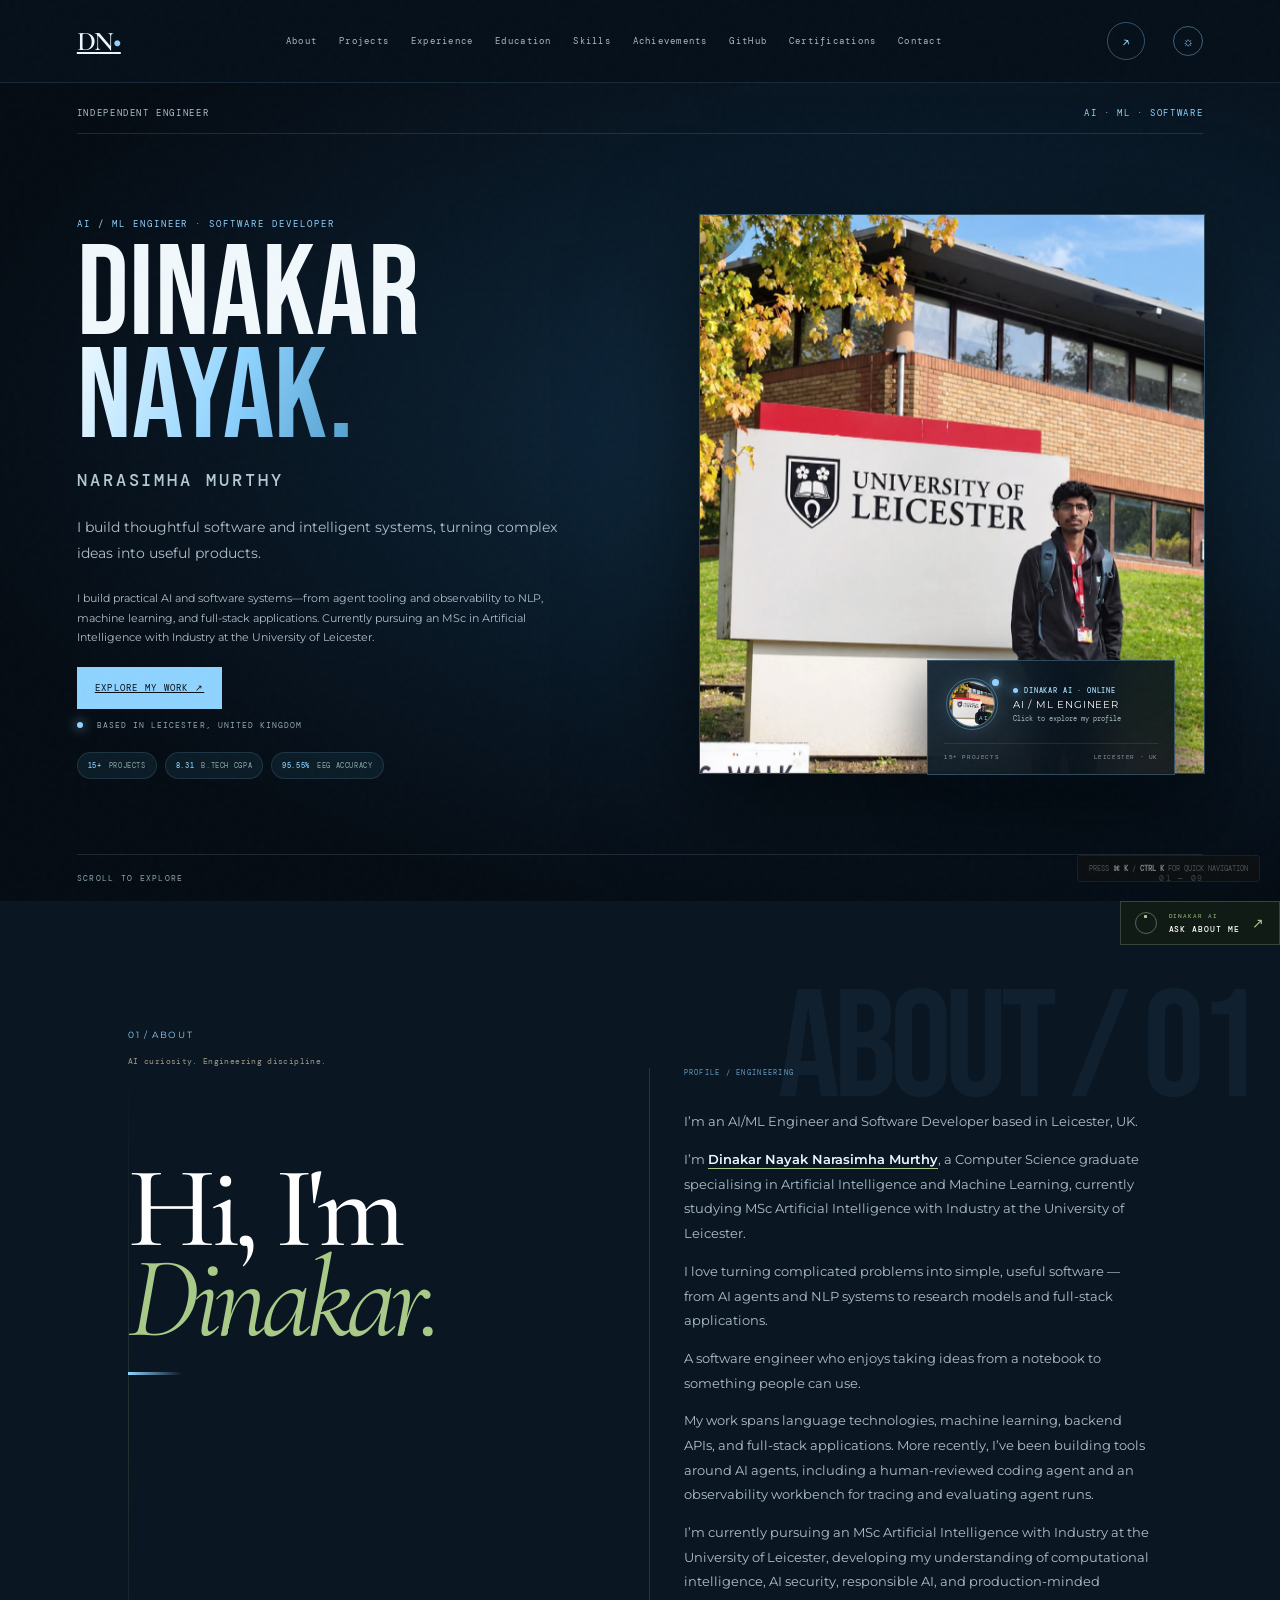
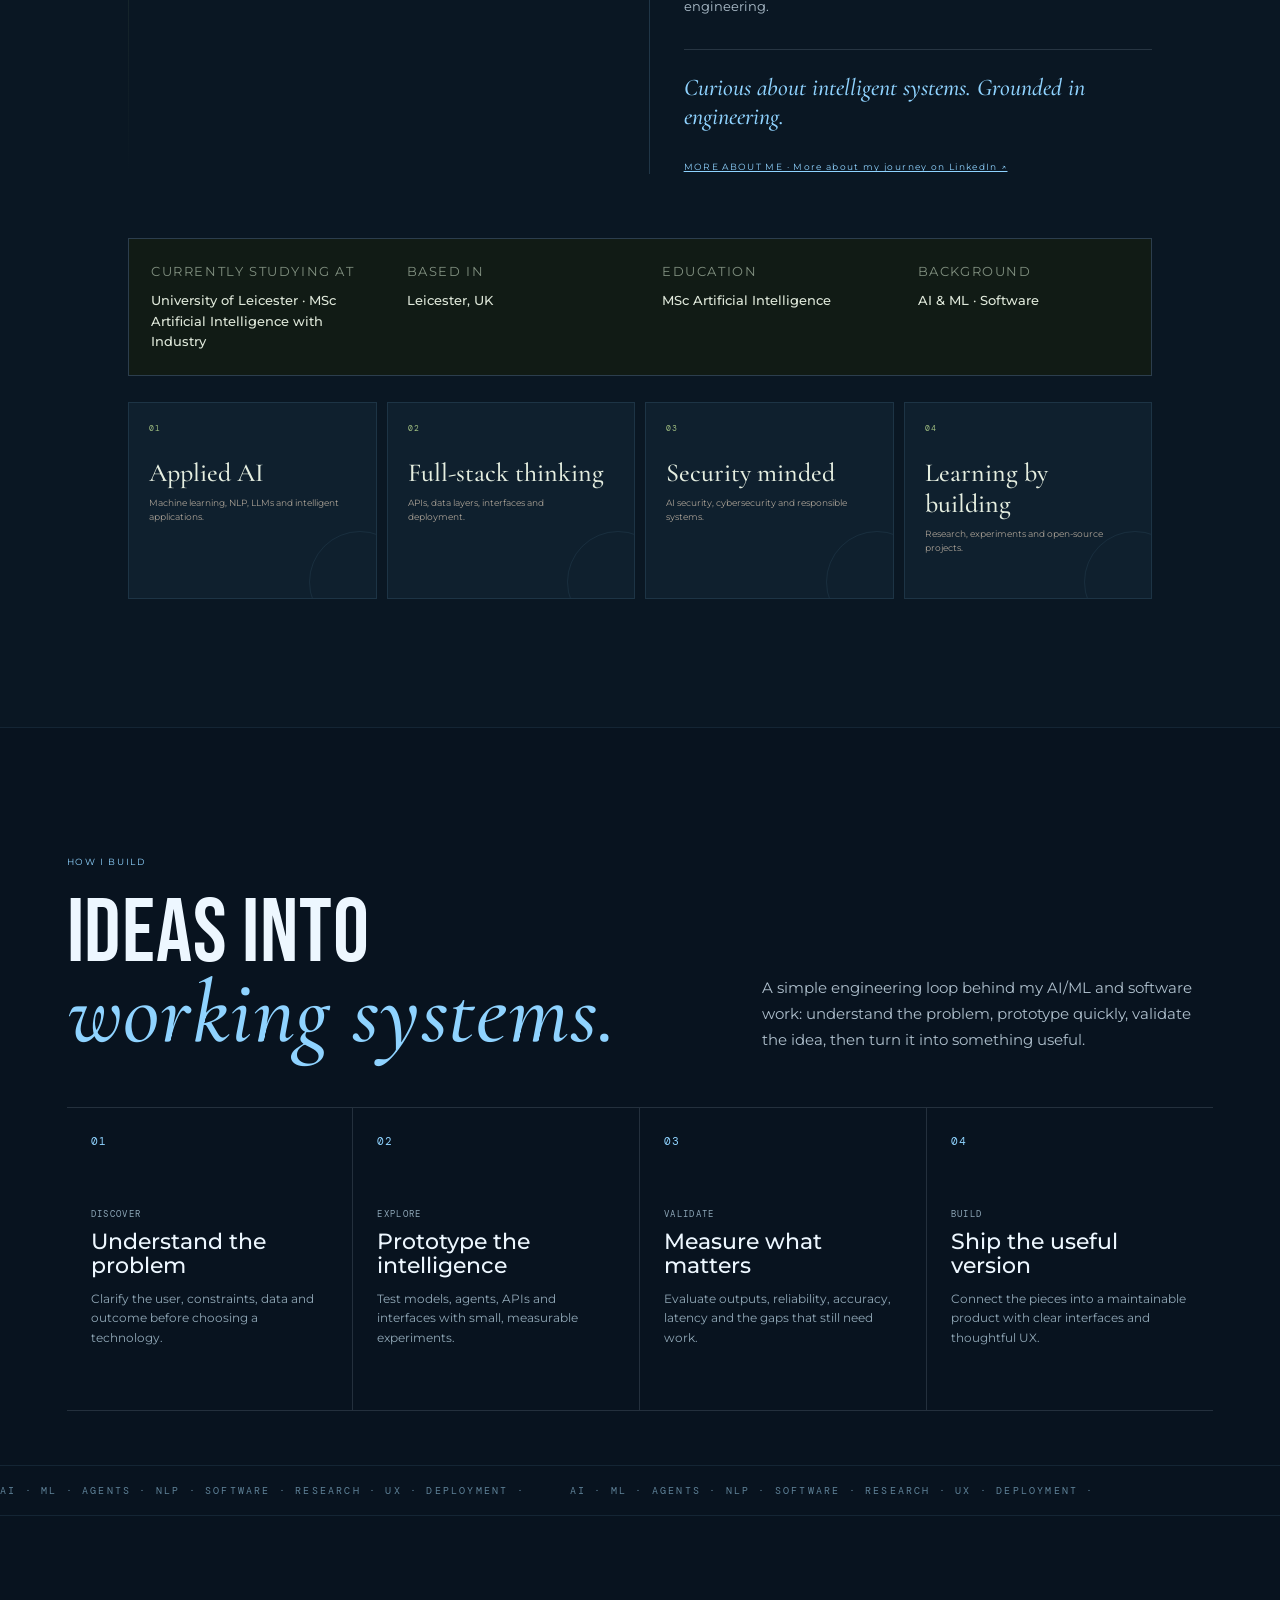
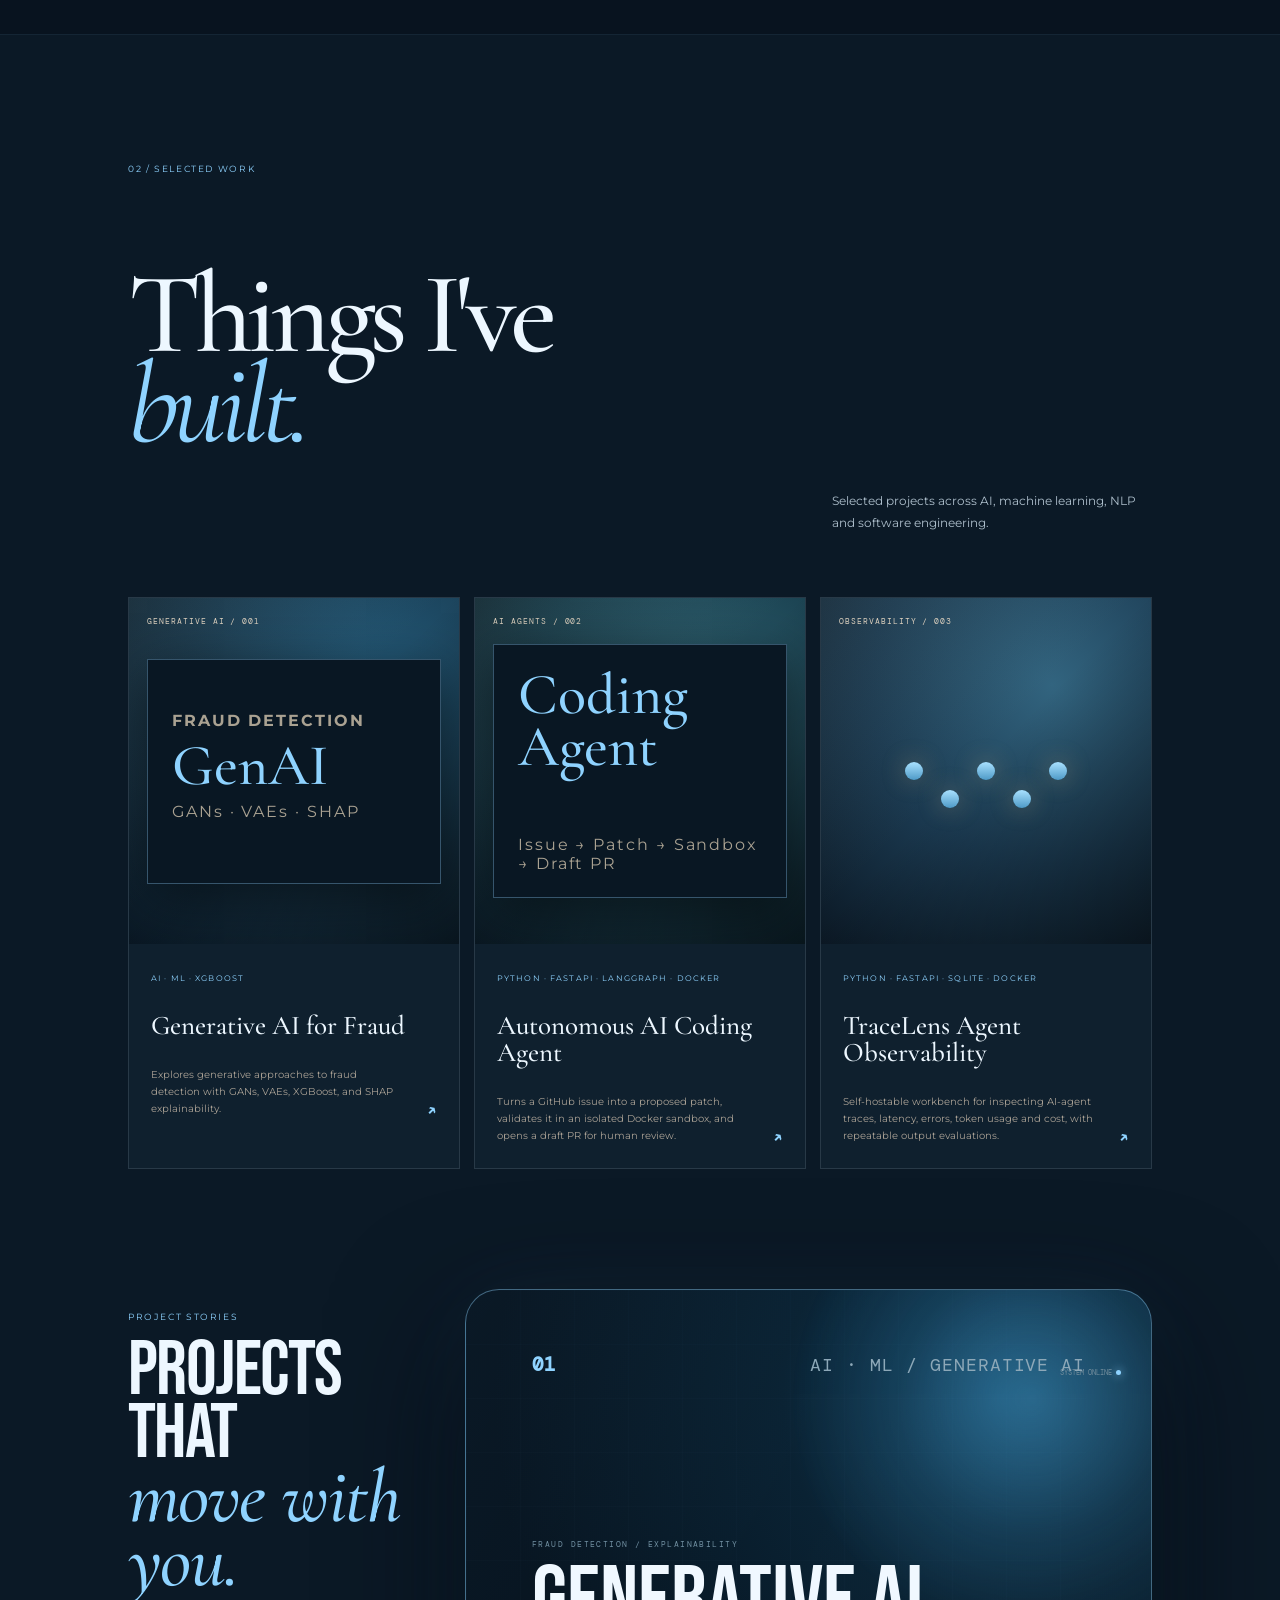
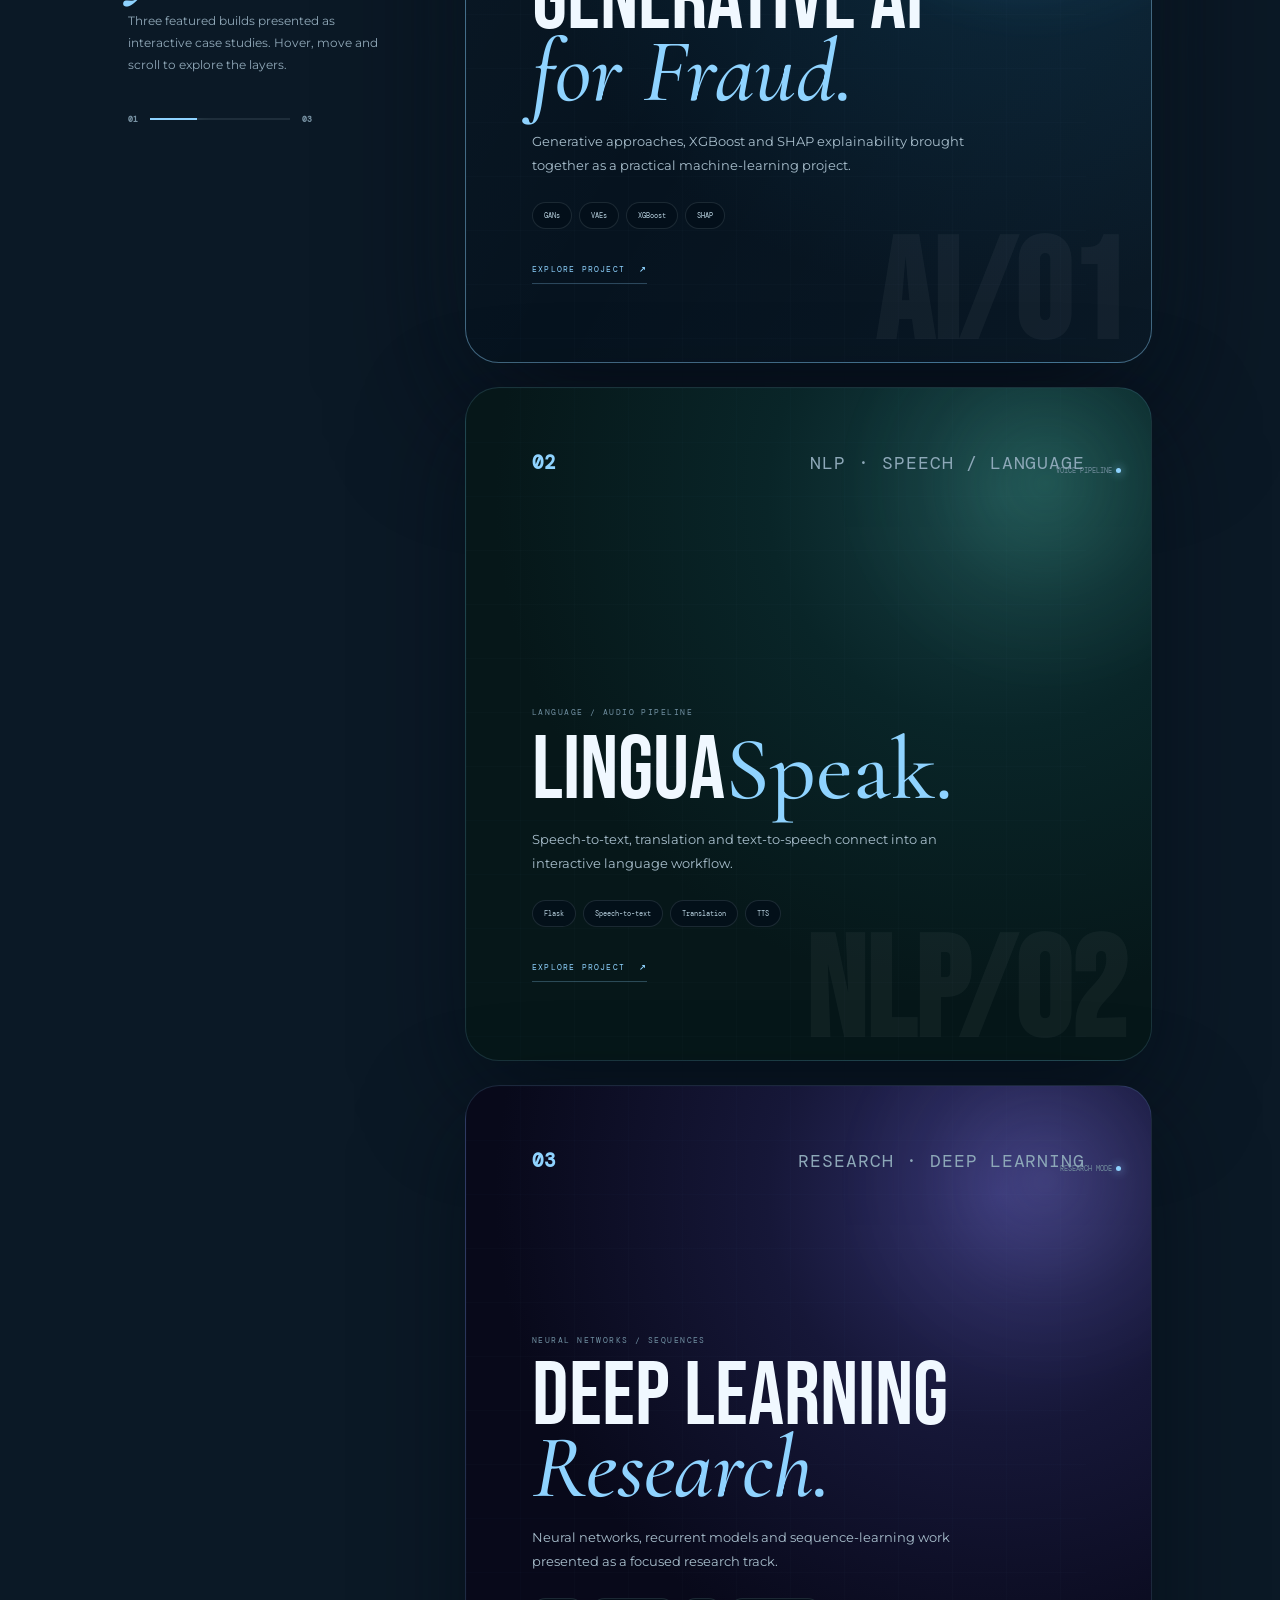
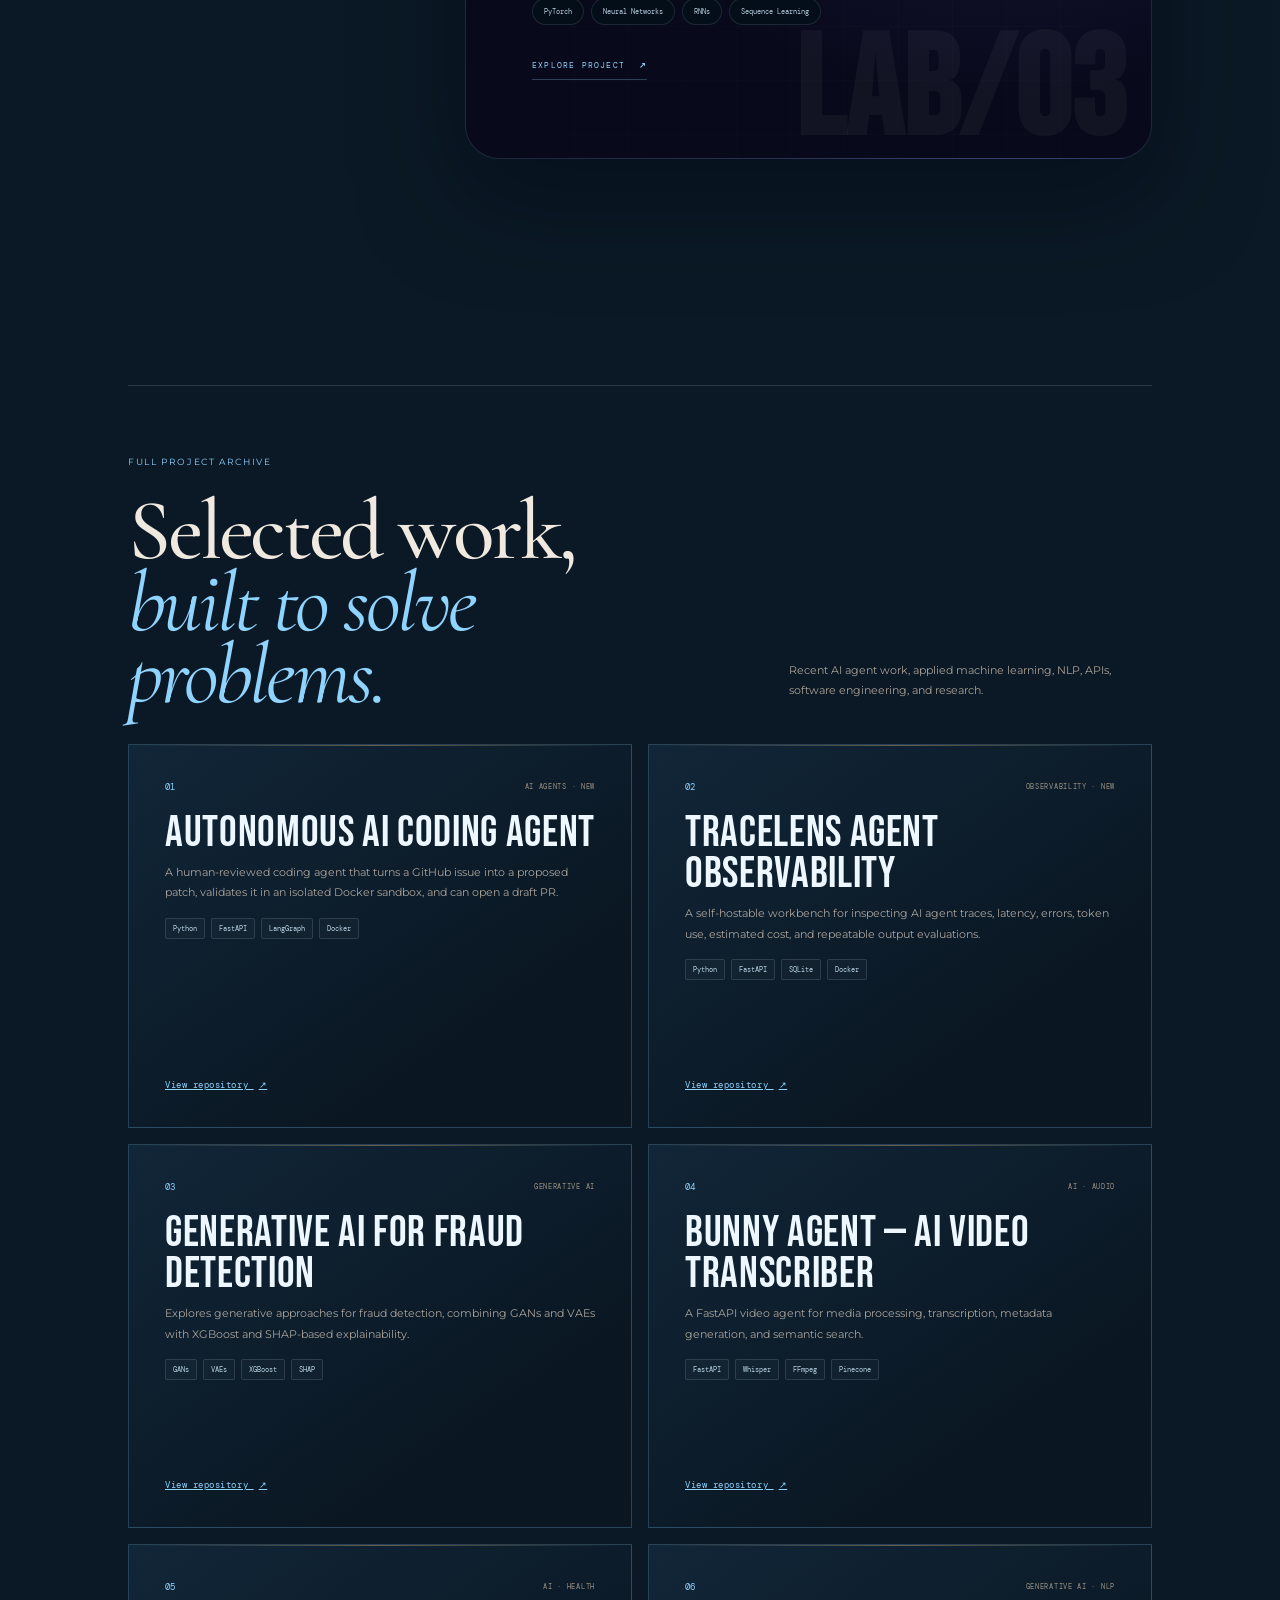
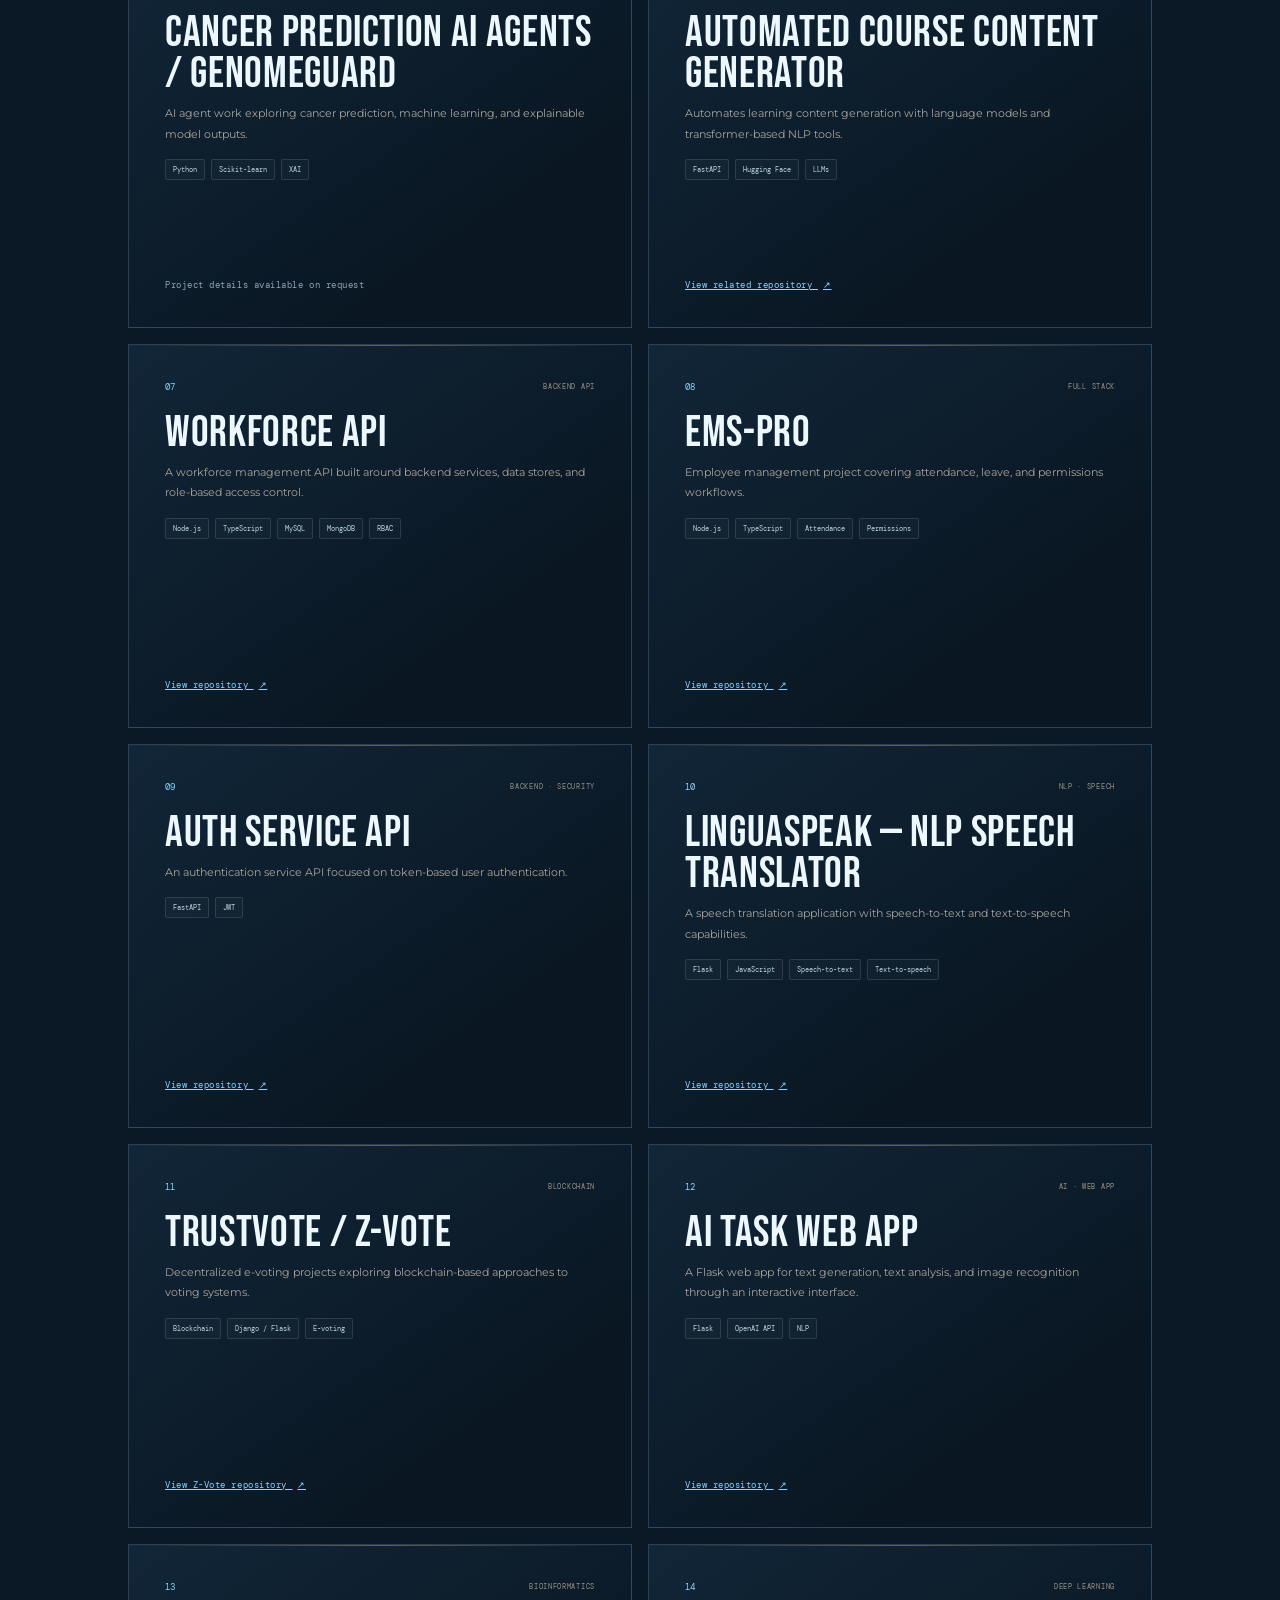
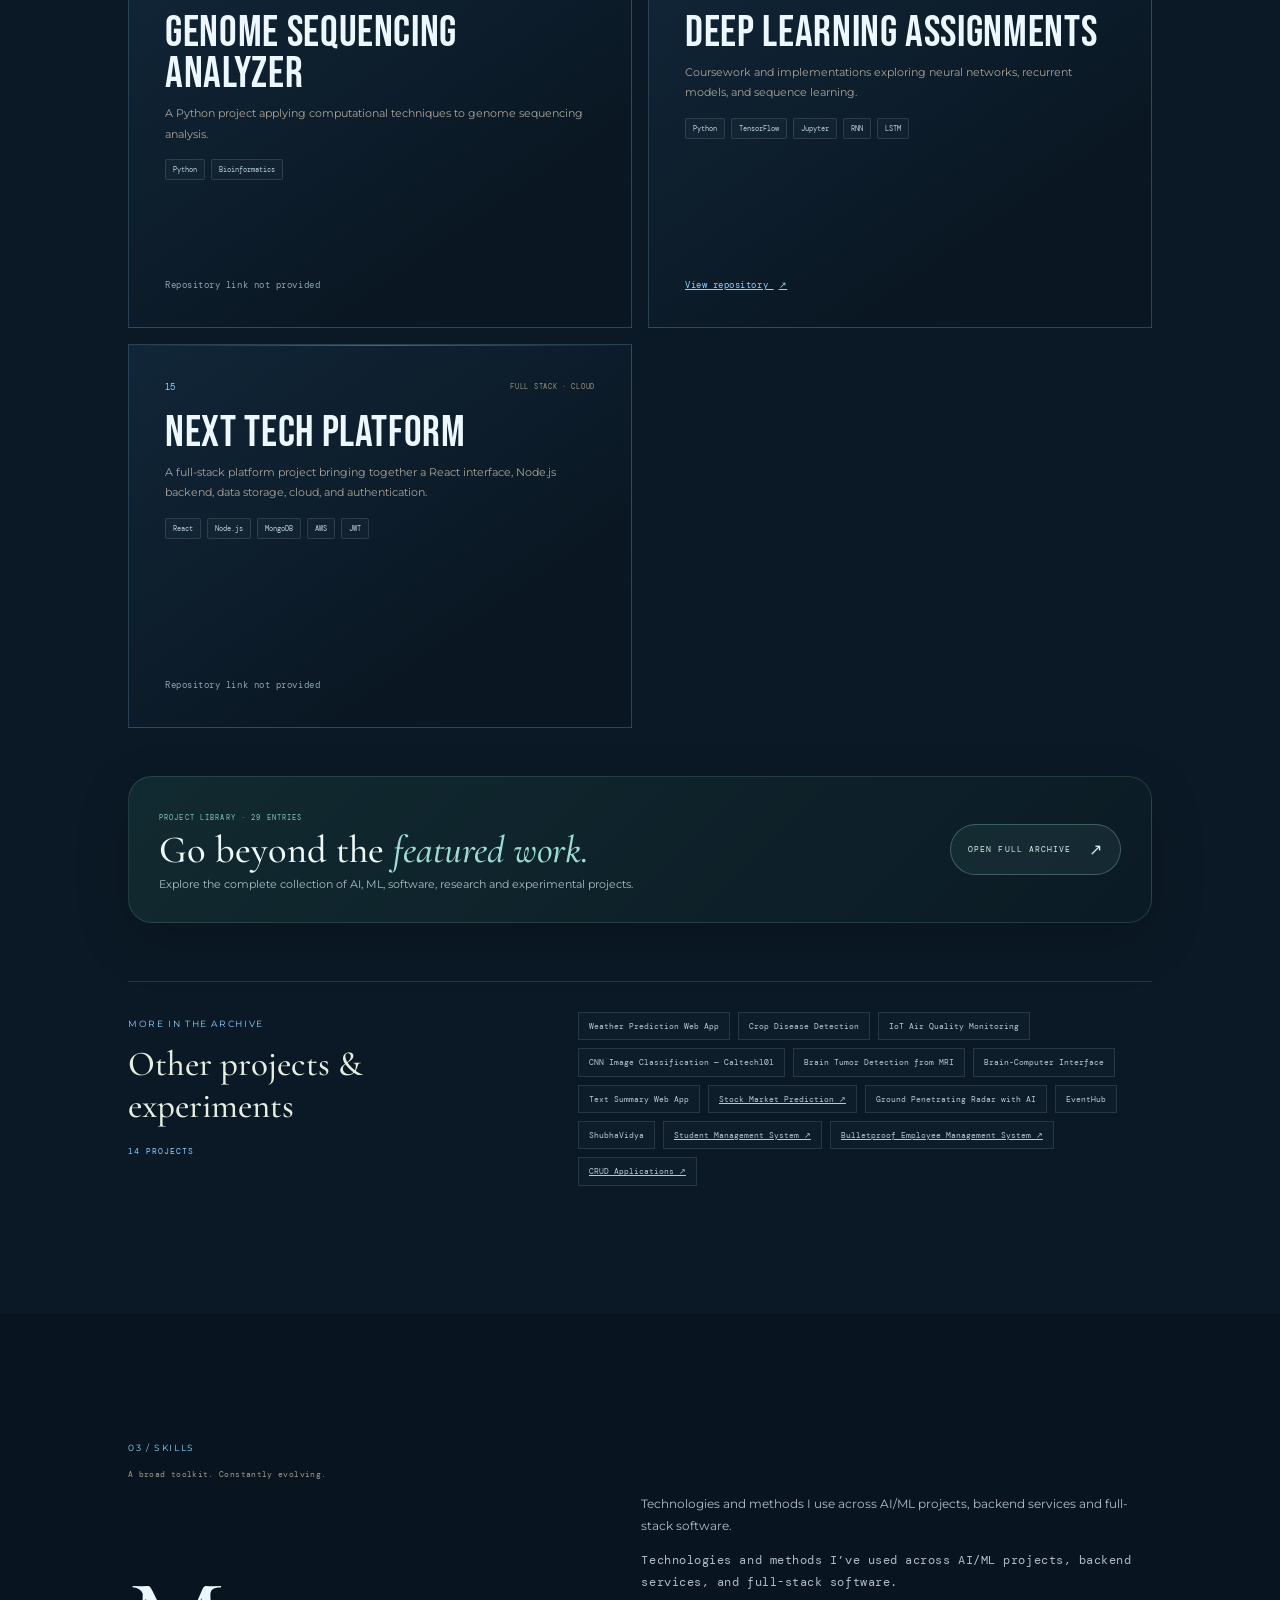
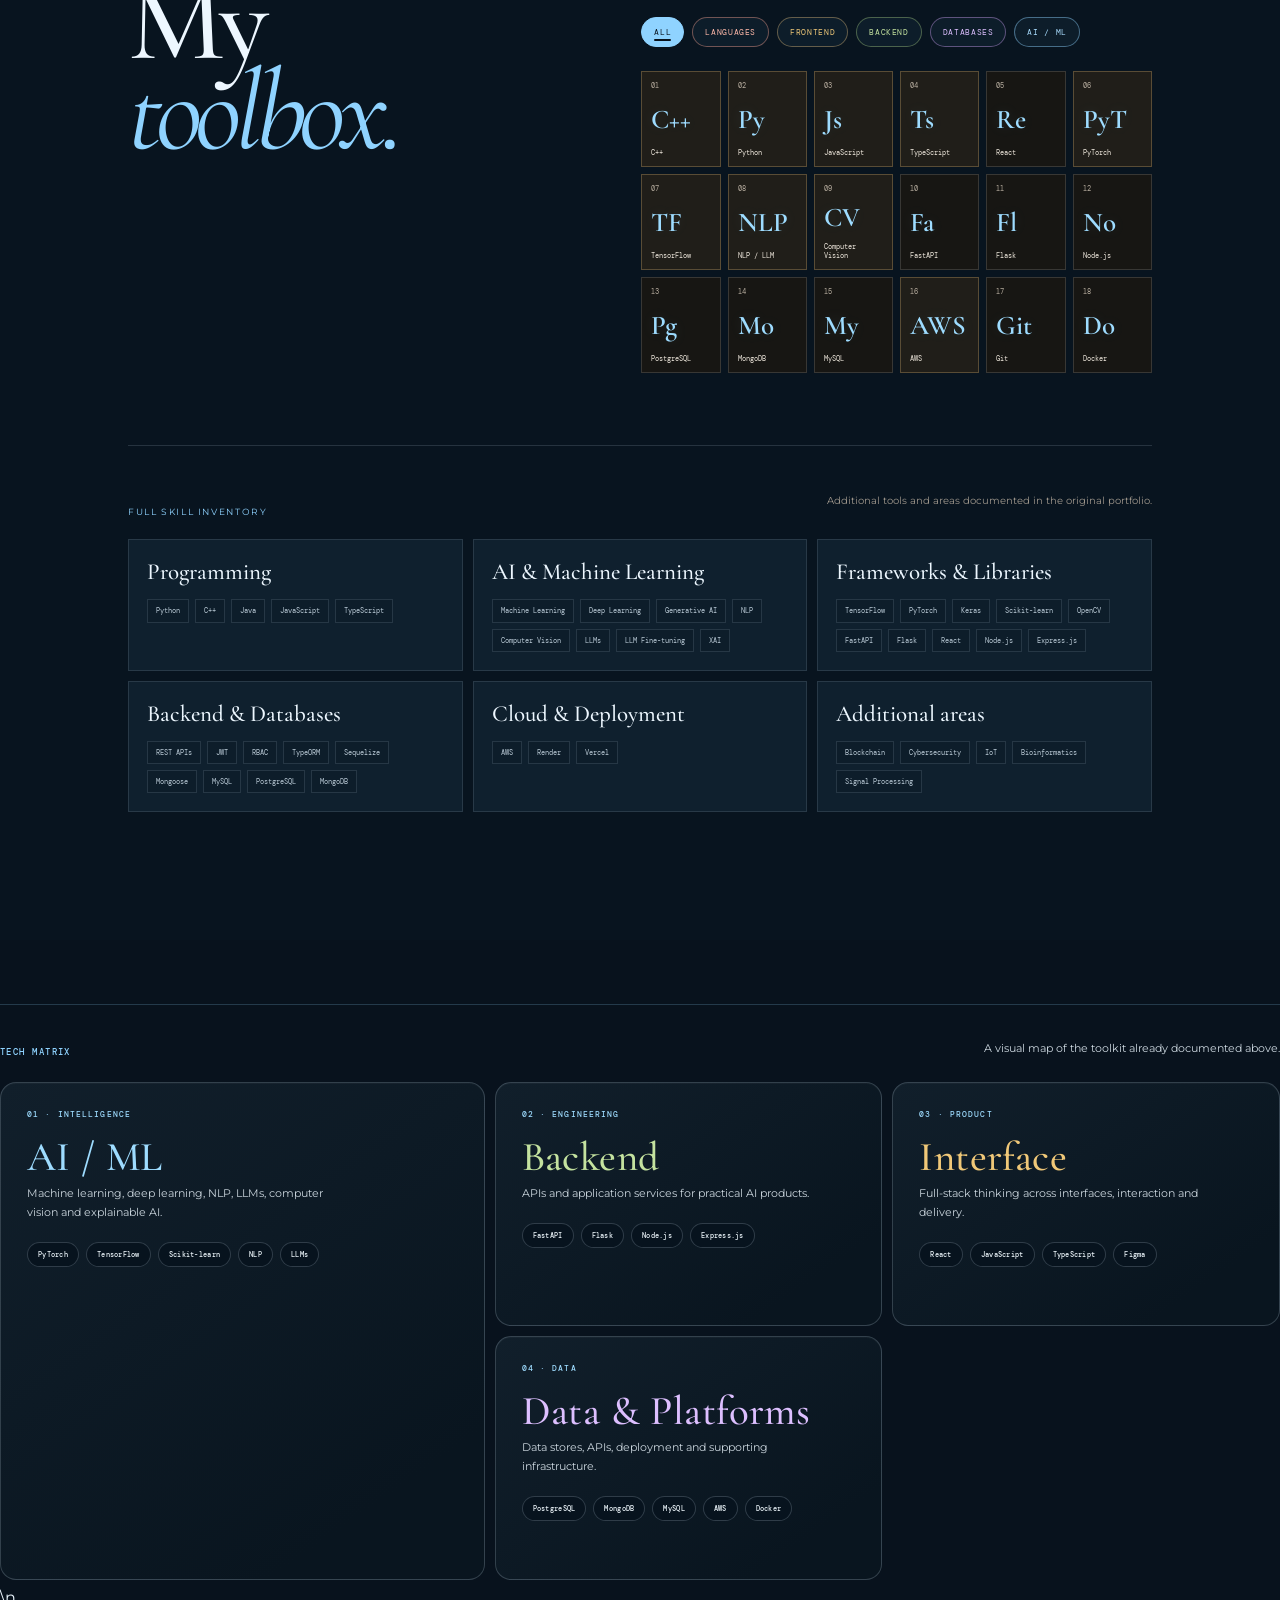
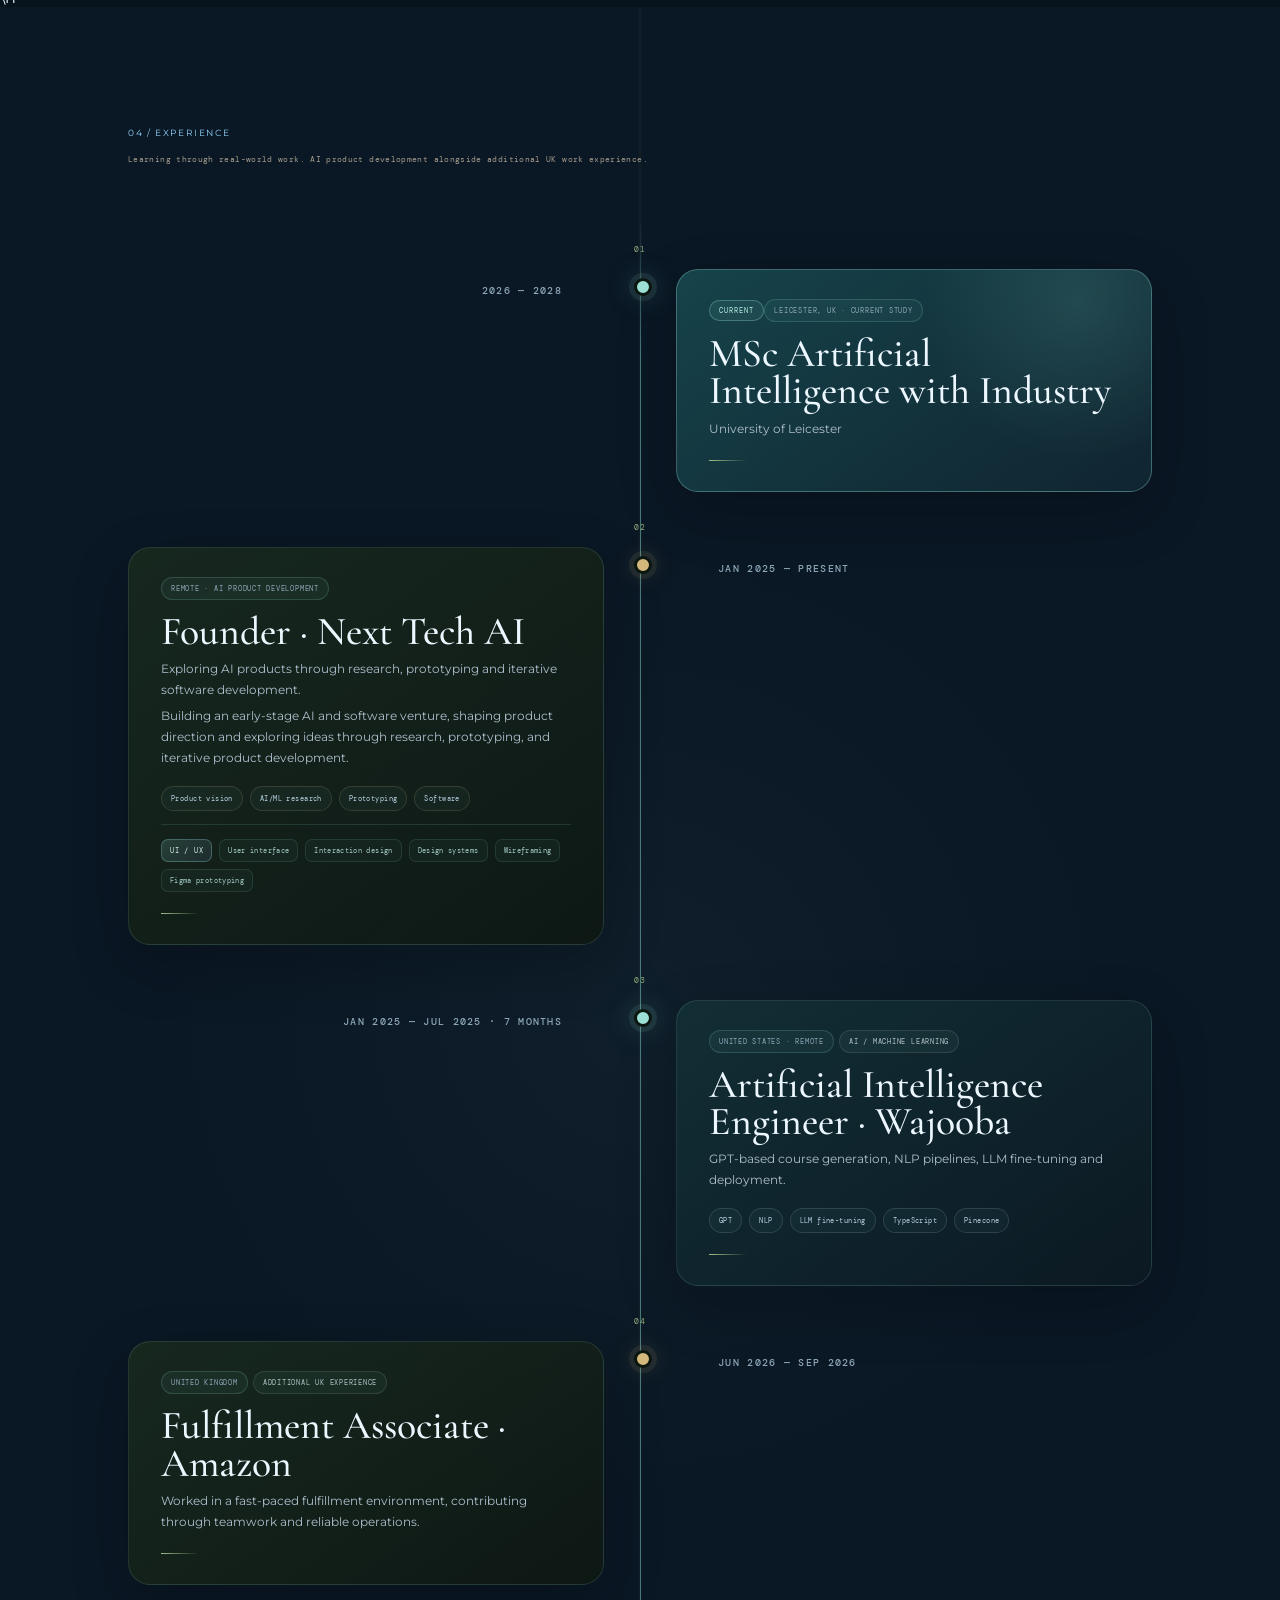
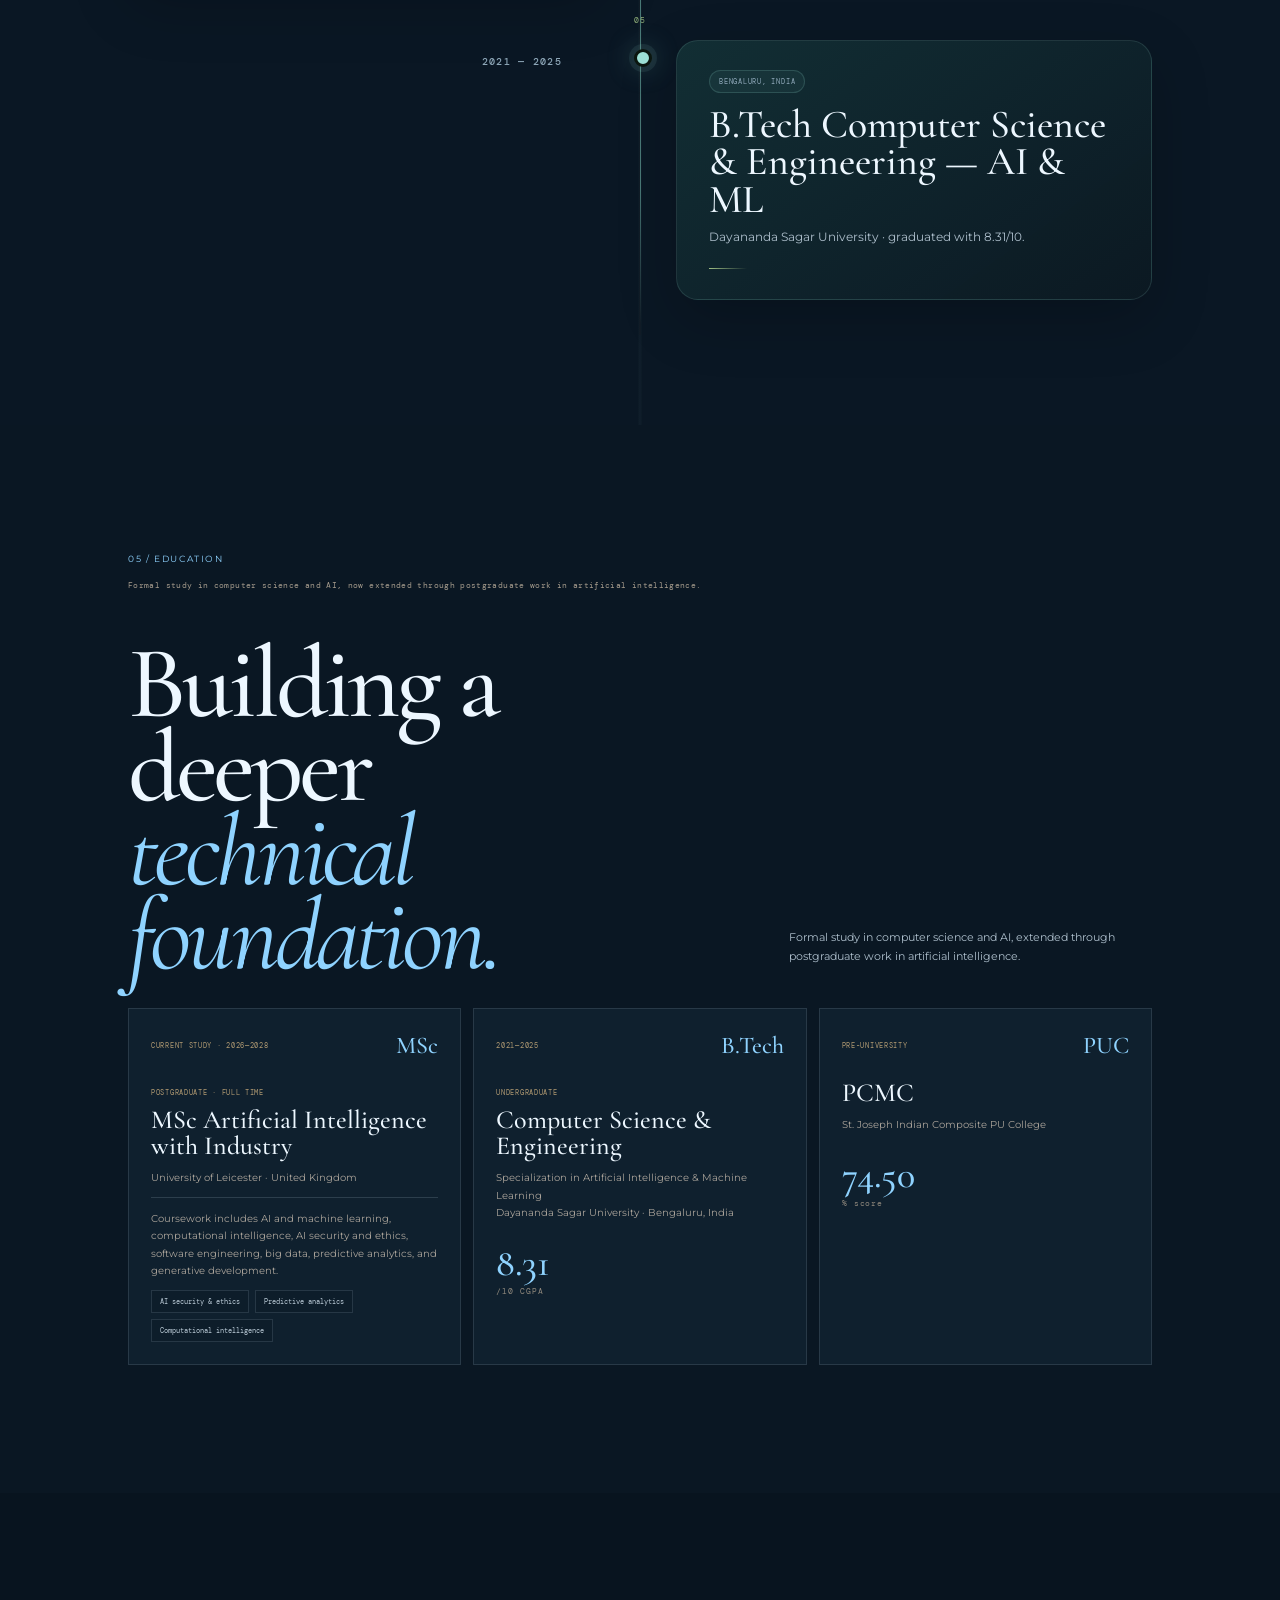
<file: index.html>
<!doctype html>
<html lang="en">
<head>
<meta charset="utf-8"><meta name="viewport" content="width=device-width,initial-scale=1"><meta name="description" content="Dinakar Nayak Narasimha Murthy — AI/ML Engineer and Software Developer in Leicester, UK. Projects, experience, education and certifications.">
<title>Dinakar Nayak Narasimha Murthy — AI/ML Engineer</title>
<link rel="icon" href="data:image/svg+xml,%3Csvg xmlns='http://www.w3.org/2000/svg' viewBox='0 0 64 64'%3E%3Crect width='64' height='64' rx='14' fill='%23090909'/%3E%3Ctext x='32' y='42' font-family='Georgia,serif' font-size='28' font-weight='700' fill='%23fff' text-anchor='middle'%3EDN%3C/text%3E%3Ccircle cx='52' cy='20' r='4' fill='%2363b3ed'/%3E%3C/svg%3E"><link rel="canonical" href="https://dinakarnayak.github.io/Portfolio/"><meta property="og:type" content="website"><meta property="og:url" content="https://dinakarnayak.github.io/Portfolio/"><meta property="og:title" content="Dinakar Nayak Narasimha Murthy — AI/ML Engineer"><meta property="og:description" content="AI/ML Engineer and Software Developer in Leicester, UK — AI agents, LLMs, NLP and full-stack systems."><meta property="og:image" content="https://dinakarnayak.github.io/Portfolio/assets/uni.jpeg"><meta property="og:image:alt" content="Dinakar at the University of Leicester"><meta name="twitter:card" content="summary_large_image"><meta name="twitter:title" content="Dinakar Nayak Narasimha Murthy — AI/ML Engineer"><meta name="twitter:description" content="AI/ML Engineer and Software Developer in Leicester, UK — AI agents, LLMs, NLP and full-stack systems."><meta name="twitter:image" content="https://dinakarnayak.github.io/Portfolio/assets/uni.jpeg"><meta name="theme-color" content="#090909">
<link rel="preconnect" href="https://fonts.googleapis.com"><link rel="preconnect" href="https://fonts.gstatic.com" crossorigin>
<link href="https://fonts.googleapis.com/css2?family=Bebas+Neue&family=Cormorant+Garamond:ital,wght@0,400;0,500;0,600;1,400;1,500;1,600&family=DM+Mono:wght@400;500&family=Montserrat:wght@300;400;500;600;700&display=swap" rel="stylesheet">
<link rel="stylesheet" href="layout.css?v=20261007-cinematic-layout-6"><link rel="stylesheet" href="style.css?v=20261007-loaderfix-3">
<style id="achievement-static-format">
.achievement-list-static{position:relative;margin-top:64px;border-top:1px solid var(--border);display:grid}
.achievement-static-row{position:relative;display:grid;grid-template-columns:70px minmax(0,1fr) minmax(130px,18%);gap:28px;align-items:center;padding:30px 0;border-bottom:1px solid var(--border);transition:padding .3s ease,background .3s ease}
.achievement-static-row:before{content:"";position:absolute;left:0;top:0;bottom:0;width:2px;background:var(--accent);transform:scaleY(.35);transform-origin:center;transition:transform .35s ease}
.achievement-static-row:hover{padding-left:18px;padding-right:18px;background:color-mix(in srgb,var(--surface-2) 55%,transparent)}
.achievement-static-row:hover:before{transform:scaleY(1)}
.achievement-static-index{color:var(--text-soft);font:9px var(--mono);letter-spacing:.12em}
.achievement-static-main small{color:var(--accent);font:7px var(--mono);letter-spacing:.15em}
.achievement-static-main h3{margin:9px 0 8px;color:var(--text-strong);font:500 clamp(25px,3.2vw,46px)/.9 var(--display);letter-spacing:-.03em}
.achievement-static-main h3 em{color:var(--text-muted);font-family:var(--serif);font-style:normal}
.achievement-static-main p{max-width:650px;margin:0;color:var(--text-muted);font:10px/1.7 Montserrat,sans-serif}
.achievement-static-metric{justify-self:end;color:var(--text-strong);font:500 clamp(38px,4.8vw,72px)/.8 var(--display);letter-spacing:-.05em;white-space:nowrap}
.achievement-static-metric small{color:var(--accent);font:500 .38em var(--display);margin-left:3px}
@media(max-width:700px){.achievement-static-row{grid-template-columns:42px 1fr;gap:14px;padding:24px 0}.achievement-static-metric{grid-column:2;justify-self:start;margin-top:6px}.achievement-static-main h3{font-size:32px}}
</style><style id="cert-compact-format">
.cert-compact-list{position:relative;margin-top:64px;border-top:1px solid var(--border);display:grid}
.cert-compact-row{position:relative;width:100%;display:grid;grid-template-columns:58px minmax(0,1fr) minmax(150px,24%);gap:24px;align-items:center;padding:22px 0;border:0;border-bottom:1px solid var(--border);background:transparent;color:inherit;text-align:left;cursor:pointer;font:inherit;transition:padding .3s ease,background .3s ease}
.cert-compact-row:before{content:"";position:absolute;left:0;top:0;bottom:0;width:2px;background:var(--accent);transform:scaleY(.25);transform-origin:center;transition:transform .3s ease}
.cert-compact-row:hover,.cert-compact-row.is-selected{padding-left:16px;padding-right:16px;background:color-mix(in srgb,var(--surface-2) 55%,transparent)}
.cert-compact-row:hover:before,.cert-compact-row.is-selected:before{transform:scaleY(1)}
.cert-compact-row>span{color:var(--text-soft);font:8px var(--mono);letter-spacing:.12em}
.cert-compact-row strong{color:var(--text-strong);font:500 clamp(19px,2.2vw,30px)/1 var(--display);letter-spacing:-.02em}
.cert-compact-row small{justify-self:end;color:var(--text-muted);font:7px var(--mono);letter-spacing:.1em;text-transform:uppercase}
.cert-compact-row.is-selected>span,.cert-compact-row.is-selected small{color:var(--accent)}
.cert-focus{margin-top:28px}
@media(max-width:700px){.cert-compact-row{grid-template-columns:40px 1fr;gap:12px;padding:18px 0}.cert-compact-row small{grid-column:2;justify-self:start;margin-top:-5px}.cert-compact-row strong{font-size:24px}}
</style><style id="certification-education-format">
.certification-education-grid{margin-top:0}
.certification-education-grid article{min-height:0}
.certification-education-grid article h3{max-width:430px}
.certification-education-grid article p{max-width:480px}
@media(max-width:700px){.certification-education-grid{grid-template-columns:1fr}}
</style><style id="certification-reference-format">
.certification-heading{margin-bottom:58px}
.certification-heading p{max-width:430px}
.certification-education-grid{grid-template-columns:repeat(3,minmax(0,1fr))}
.certification-education-grid article{min-height:330px}
@media(max-width:900px){.certification-education-grid{grid-template-columns:repeat(2,minmax(0,1fr))}}
@media(max-width:600px){.certification-education-grid{grid-template-columns:1fr}}
</style><link rel="stylesheet" href="fixes.css?v=20261020-1"></head>
<body><div id="cinematic-loader"><div class="loader-mark">DN<span>•</span></div><div class="loader-line"><i></i></div><small>INITIALISING PORTFOLIO</small></div><script>(function(){var l=document.getElementById("cinematic-loader");if(!l)return;var seen=false;try{seen=sessionStorage.getItem("dn-loader")==="1";sessionStorage.setItem("dn-loader","1")}catch(e){}function hide(){l.classList.add("loader-done");l.style.opacity="0";l.style.visibility="hidden";l.style.pointerEvents="none"}if(seen){l.style.display="none";return}window.setTimeout(hide,900)})();</script><div class="scroll-progress"></div><div class="ambient-noise"></div>
<div class="page">
<header><a class="logo" href="#home" aria-label="Dinakar Nayak home">DN<span>•</span></a><nav id="nav-links" aria-label="Main navigation"><a href="#about">About</a><a href="#work">Projects</a><a href="#experience">Experience</a><a href="#education">Education</a><a href="#skills">Skills</a><a href="#achievements">Achievements</a><a href="#github">GitHub</a><a href="#certifications">Certifications</a><a href="#contact">Contact</a></nav><a class="insta" href="https://github.com/Dinakarnayak" target="_blank" rel="noopener noreferrer" aria-label="GitHub profile">↗</a><button class="theme-toggle" id="theme-toggle" type="button" aria-label="Switch theme" aria-pressed="false"><span aria-hidden="true">☼</span></button><button class="menu" id="menu-toggle" aria-expanded="false" aria-controls="nav-links" aria-label="Open navigation">☰</button></header>

<section class="hero" id="home">
<div class="hero-note"><span>INDEPENDENT ENGINEER</span><b>AI · ML · SOFTWARE</b></div>
<div class="hero-grid">
<div class="hero-copy cinematic-reveal"><p class="mini">AI / ML ENGINEER · SOFTWARE DEVELOPER</p><h1>Dinakar<br><em>Nayak.</em><span class="hero-fullname">Narasimha Murthy</span></h1><p class="sub">I build thoughtful software and intelligent systems, turning complex ideas into useful products.</p><p class="hero-detail">I build practical AI and software systems—from agent tooling and observability to NLP, machine learning, and full-stack applications. Currently pursuing an MSc in Artificial Intelligence with Industry at the University of Leicester.</p><a class="button" href="#work">EXPLORE MY WORK <span>↗</span></a><p class="hero-location"><span></span> BASED IN LEICESTER, UNITED KINGDOM</p><div class="hero-proof" aria-label="Portfolio highlights"><span><b>15+</b> PROJECTS</span><span><b>8.31</b> B.TECH CGPA</span><span><b>95.55%</b> EEG ACCURACY</span></div></div>
<div class="hero-person tilt-card">
  <img src="assets/uni.jpeg" alt="Dinakar Nayak Narasimha Murthy at the University of Leicester">
  <div class="photo-index">LEICESTER · UNITED KINGDOM <span>01 / 09</span></div>
  <div class="person-caption"><span>AI / ML ENGINEER</span><b>Dinakar Nayak<br>Narasimha Murthy</b></div>
</div>
<button class="ai-profile-card" id="ai-profile-trigger" type="button" aria-expanded="false" aria-controls="ask-dinakar-panel" aria-label="Open Ask Dinakar AI profile">
  <div class="ai-avatar">
    <span class="ai-orbit ai-orbit-one"></span>
    <span class="ai-orbit ai-orbit-two"></span>
    <div class="ai-avatar-core"><img src="assets/uni.jpeg" alt="AI profile avatar for Dinakar Nayak"><span>AI</span></div>
    <i class="ai-online"></i>
  </div>
  <div class="ai-profile-copy">
    <small>DINAKAR AI · ONLINE</small>
    <strong>AI / ML ENGINEER</strong>
    <span>Click to explore my profile</span>
  </div>
  <div class="ai-profile-meta"><span>15+ PROJECTS</span><span>LEICESTER · UK</span></div>
</button>
<div class="ask-dinakar-panel" id="ask-dinakar-panel" hidden aria-hidden="true">
  <div class="ask-dinakar-backdrop" data-ai-close></div>
  <div class="ask-dinakar-card" role="dialog" aria-modal="true" aria-labelledby="ask-dinakar-title">
    <button class="ask-dinakar-close" type="button" data-ai-close aria-label="Close Ask Dinakar AI">×</button>
    <span class="ask-dinakar-kicker">DINAKAR AI · PROFILE ASSISTANT</span>
    <h3 id="ask-dinakar-title">Ask about <em>my work.</em></h3>
    <p class="ask-dinakar-intro">Explore my AI/ML background, projects, research interests and ways to connect.</p>
    <div class="ask-dinakar-grid">
      <button type="button" data-ai-topic="profile"><b>01</b><strong>Profile</strong><span>Who I am & what I build</span></button>
      <button type="button" data-ai-topic="skills"><b>02</b><strong>Skills</strong><span>AI, ML, software & tools</span></button>
      <button type="button" data-ai-topic="projects"><b>03</b><strong>Projects</strong><span>29 projects across my archive</span></button>
      <button type="button" data-ai-topic="research"><b>04</b><strong>Research</strong><span>AI, agents & intelligent systems</span></button>
      <button type="button" data-ai-topic="education"><b>05</b><strong>Education</strong><span>MSc, B.Tech & academic path</span></button>
      <button type="button" data-ai-topic="contact"><b>06</b><strong>Connect</strong><span>Find the best way to reach me</span></button>
    </div>
    <div class="ask-dinakar-chat">
      <div class="ask-dinakar-chat-label"><span>DINAKAR AI</span><small>LOCAL PROFILE MODE</small></div>
      <div class="ask-dinakar-input-row">
        <input id="ask-dinakar-input" type="text" autocomplete="off" placeholder="Ask about my work, skills or research…" aria-label="Ask Dinakar AI a question">
        <button id="ask-dinakar-send" type="button" aria-label="Send question">↗</button>
      </div>
      <div class="ask-dinakar-suggestions" aria-label="Suggested questions">
        <button type="button" data-ai-question="What does Dinakar build?">What does he build?</button>
        <button type="button" data-ai-question="What are his strongest AI skills?">Strongest AI skills?</button>
        <button type="button" data-ai-question="What is Dinakar researching?">Research focus?</button>
      </div>
    </div>
    <div class="ask-dinakar-answer" id="ask-dinakar-answer" aria-live="polite">
      <small>DINAKAR AI · READY</small><p>Ask a question or choose a topic to explore the portfolio.</p>
    </div>
    <div class="ask-dinakar-links"><a href="#work" class="ask-dinakar-nav-link" data-ai-close>VIEW PROJECTS ↗</a><a href="#contact" class="ask-dinakar-nav-link" data-ai-close>CONTACT ↗</a><a href="https://github.com/Dinakarnayak" class="ask-dinakar-nav-link" target="_blank" rel="noopener noreferrer">GITHUB ↗</a></div>
  </div>
</div>
</div>
<div class="hero-bottom"><span>SCROLL TO EXPLORE</span><span>01 — 09</span></div>
</section>

<section class="about" id="about">
<div class="section-label">01 / ABOUT</div>
<button class="about-ai-trigger" id="about-ai-trigger" type="button" aria-controls="about-ai-panel" aria-expanded="false">
  <span class="about-ai-orbit" aria-hidden="true"><i></i><i></i><i></i></span>
  <span><small>DINAKAR AI</small><b>ASK ABOUT ME</b></span>
  <em>↗</em>
</button>
<div class="about-ai-panel" id="about-ai-panel" aria-hidden="true">
  <div class="about-ai-top"><span><i></i> DINAKAR AI · ABOUT ASSISTANT</span><button type="button" id="about-ai-close" aria-label="Close Dinakar AI">×</button></div>
  <div class="about-ai-message">
    <div class="about-ai-avatar" aria-hidden="true">AI</div>
    <div>
      <small>DINAKAR AI</small>
      <p><strong>Hi, I’m Dinakar.</strong> I’m an AI/ML Engineer and Software Developer based in Leicester, UK.</p>
      <p>I can explain who I am, what I build, what I’m studying, and the areas of AI and software engineering I work across.</p>
    </div>
  </div>
  <div class="about-ai-actions" role="group" aria-label="Ask about Dinakar">
    <button type="button" data-about-ai="profile">Who is Dinakar?</button>
    <button type="button" data-about-ai="work">What does he build?</button>
    <button type="button" data-about-ai="study">What is he studying?</button>
    <button type="button" data-about-ai="ai">What are his AI interests?</button>
  </div>
  <div class="about-ai-answer" id="about-ai-answer" aria-live="polite"></div>
</div><p class="legacy-section-copy">AI curiosity. Engineering discipline.</p>
<div class="about-grid"><h2>Hi, I'm<br><em>Dinakar.</em></h2><div class="about-copy"><p>I’m an AI/ML Engineer and Software Developer based in Leicester, UK.</p><p>I’m <strong>Dinakar Nayak Narasimha Murthy</strong>, a Computer Science graduate specialising in Artificial Intelligence and Machine Learning, currently studying MSc Artificial Intelligence with Industry at the University of Leicester.</p><p>I love turning complicated problems into simple, useful software — from AI agents and NLP systems to research models and full-stack applications.</p><p>A software engineer who enjoys taking ideas from a notebook to something people can use.</p><p>My work spans language technologies, machine learning, backend APIs, and full-stack applications. More recently, I’ve been building tools around AI agents, including a human-reviewed coding agent and an observability workbench for tracing and evaluating agent runs.</p><p>I’m currently pursuing an MSc Artificial Intelligence with Industry at the University of Leicester, developing my understanding of computational intelligence, AI security, responsible AI, and production-minded engineering.</p><p class="about-manifesto">Curious about intelligent systems. Grounded in engineering.</p><a class="line-link" href="https://www.linkedin.com/in/dinakar-nayak-n-125762232/" target="_blank" rel="noopener noreferrer">MORE ABOUT ME · More about my journey on LinkedIn ↗</a></div></div>
<div class="about-strip"><div><small>CURRENTLY STUDYING AT</small><b>University of Leicester · MSc Artificial Intelligence with Industry</b></div><div><small>BASED IN</small><b>Leicester, UK</b></div><div><small>EDUCATION</small><b>MSc Artificial Intelligence</b></div><div><small>BACKGROUND</small><b>AI & ML · Software</b></div></div><div class="about-pillars"><article><small>01</small><b>Applied AI</b><span>Machine learning, NLP, LLMs and intelligent applications.</span></article><article><small>02</small><b>Full-stack thinking</b><span>APIs, data layers, interfaces and deployment.</span></article><article><small>03</small><b>Security minded</b><span>AI security, cybersecurity and responsible systems.</span></article><article><small>04</small><b>Learning by building</b><span>Research, experiments and open-source projects.</span></article></div>
</section>

<section class="build-story" id="build-story">
<div class="section-label">HOW I BUILD</div>
<div class="build-story-head">
  <div><h2>Ideas into<br><em>working systems.</em></h2></div>
  <p>A simple engineering loop behind my AI/ML and software work: understand the problem, prototype quickly, validate the idea, then turn it into something useful.</p>
</div>
<div class="build-steps">
  <article><span>01</span><div><small>DISCOVER</small><h3>Understand the problem</h3><p>Clarify the user, constraints, data and outcome before choosing a technology.</p></div></article>
  <article><span>02</span><div><small>EXPLORE</small><h3>Prototype the intelligence</h3><p>Test models, agents, APIs and interfaces with small, measurable experiments.</p></div></article>
  <article><span>03</span><div><small>VALIDATE</small><h3>Measure what matters</h3><p>Evaluate outputs, reliability, accuracy, latency and the gaps that still need work.</p></div></article>
  <article><span>04</span><div><small>BUILD</small><h3>Ship the useful version</h3><p>Connect the pieces into a maintainable product with clear interfaces and thoughtful UX.</p></div></article>
</div>
<div class="build-marquee" aria-hidden="true"><span>AI · ML · AGENTS · NLP · SOFTWARE · RESEARCH · UX · DEPLOYMENT · </span><span>AI · ML · AGENTS · NLP · SOFTWARE · RESEARCH · UX · DEPLOYMENT · </span></div>
</section>

<section class="work" id="work" data-section-alias="projects">
<div class="section-label">02 / SELECTED WORK</div>
<div class="work-heading"><h2>Things I've<br><em>built.</em></h2><p>Selected projects across AI, machine learning, NLP and software engineering.</p></div>
<div class="cards">
<a class="card" href="https://github.com/Dinakarnayak/Generative-AI-for-Fraud" target="_blank" rel="noopener noreferrer"><div class="visual visual-one"><small>GENERATIVE AI / 001</small><div class="screen"><b>FRAUD DETECTION</b><strong>GenAI</strong><span>GANs · VAEs · SHAP</span><i></i></div></div><div class="card-copy"><span>AI · ML · XGBOOST</span><h3>Generative AI for Fraud</h3><p class="showcase-detail">Explores generative approaches to fraud detection with GANs, VAEs, XGBoost, and SHAP explainability.</p><b>↗</b></div></a>
<a class="card" href="https://github.com/Dinakarnayak/autonomous-ai-coding-agent" target="_blank" rel="noopener noreferrer"><div class="visual visual-two"><small>AI AGENTS / 002</small><div class="screen"><strong>Coding Agent</strong><div class="wave"></div><span>Issue → Patch → Sandbox → Draft PR</span></div></div><div class="card-copy"><span>PYTHON · FASTAPI · LANGGRAPH · DOCKER</span><h3>Autonomous AI Coding Agent</h3><p class="showcase-detail">Turns a GitHub issue into a proposed patch, validates it in an isolated Docker sandbox, and opens a draft PR for human review.</p><b>↗</b></div></a>
<a class="card" href="https://github.com/Dinakarnayak/tracelens-agent-observability" target="_blank" rel="noopener noreferrer"><div class="visual visual-three"><small>OBSERVABILITY / 003</small><div class="nodes"><i></i><i></i><i></i><i></i><i></i></div></div><div class="card-copy"><span>PYTHON · FASTAPI · SQLITE · DOCKER</span><h3>TraceLens Agent Observability</h3><p class="showcase-detail">Self-hostable workbench for inspecting AI-agent traces, latency, errors, token usage and cost, with repeatable output evaluations.</p><b>↗</b></div></a>
</div>

<div class="project-story" id="project-story"><div class="project-story-intro"><span class="section-label">PROJECT STORIES</span><h3>Projects that<br><em>move with you.</em></h3><p>Three featured builds presented as interactive case studies. Hover, move and scroll to explore the layers.</p><div class="story-counter"><b>01</b><i><span></span></i><b>03</b></div></div><div class="project-story-rail">
<article class="project-story-card story-fraud" data-story="1"><div class="story-orb"></div><div class="story-grid"></div><div class="story-scan"></div><div class="story-card-top"><strong>01</strong><span>AI · ML / GENERATIVE AI</span></div><div class="story-card-main"><small>FRAUD DETECTION / EXPLAINABILITY</small><h4>Generative AI<br><em>for Fraud.</em></h4><p>Generative approaches, XGBoost and SHAP explainability brought together as a practical machine-learning project.</p><div class="story-tags"><span>GANs</span><span>VAEs</span><span>XGBoost</span><span>SHAP</span></div><a href="https://github.com/Dinakarnayak/Generative-AI-for-Fraud" target="_blank" rel="noopener noreferrer">EXPLORE PROJECT <b>↗</b></a></div><div class="story-watermark">AI/01</div><div class="story-corner">SYSTEM ONLINE <i></i></div></article>
<article class="project-story-card story-lingua" data-story="2"><div class="story-orb"></div><div class="story-grid"></div><div class="story-scan"></div><div class="story-card-top"><strong>02</strong><span>NLP · SPEECH / LANGUAGE</span></div><div class="story-card-main"><small>LANGUAGE / AUDIO PIPELINE</small><h4>Lingua<span>Speak.</span></h4><p>Speech-to-text, translation and text-to-speech connect into an interactive language workflow.</p><div class="story-tags"><span>Flask</span><span>Speech-to-text</span><span>Translation</span><span>TTS</span></div><a href="https://github.com/Dinakarnayak/LinguaSpeak-NLP-Speech-Translator" target="_blank" rel="noopener noreferrer">EXPLORE PROJECT <b>↗</b></a></div><div class="story-watermark">NLP/02</div><div class="story-corner">VOICE PIPELINE <i></i></div></article>
<article class="project-story-card story-research" data-story="3"><div class="story-orb"></div><div class="story-grid"></div><div class="story-scan"></div><div class="story-card-top"><strong>03</strong><span>RESEARCH · DEEP LEARNING</span></div><div class="story-card-main"><small>NEURAL NETWORKS / SEQUENCES</small><h4>Deep Learning<br><em>Research.</em></h4><p>Neural networks, recurrent models and sequence-learning work presented as a focused research track.</p><div class="story-tags"><span>PyTorch</span><span>Neural Networks</span><span>RNNs</span><span>Sequence Learning</span></div><a href="https://github.com/Dinakarnayak/DeepLearningAssignments" target="_blank" rel="noopener noreferrer">EXPLORE PROJECT <b>↗</b></a></div><div class="story-watermark">LAB/03</div><div class="story-corner">RESEARCH MODE <i></i></div></article></div></div><div class="full-projects"><div class="archive-heading"><span class="section-label">FULL PROJECT ARCHIVE</span><h3>Selected work,<br><em>built to solve problems.</em></h3><p>Recent AI agent work, applied machine learning, NLP, APIs, software engineering, and research.</p></div><div class="project-record-grid"><article class="project-record"><div class="project-card-top"><span class="project-number">01</span><span class="project-kind">AI AGENTS · NEW</span></div><h3>Autonomous AI Coding Agent</h3><p>A human-reviewed coding agent that turns a GitHub issue into a proposed patch, validates it in an isolated Docker sandbox, and can open a draft PR.</p><div class="project-stack"><span>Python</span><span>FastAPI</span><span>LangGraph</span><span>Docker</span></div><a class="project-link" href="https://github.com/Dinakarnayak/autonomous-ai-coding-agent" target="_blank" rel="noopener noreferrer">View repository <span>↗</span></a></article><article class="project-record"><div class="project-card-top"><span class="project-number">02</span><span class="project-kind">OBSERVABILITY · NEW</span></div><h3>TraceLens Agent Observability</h3><p>A self-hostable workbench for inspecting AI agent traces, latency, errors, token use, estimated cost, and repeatable output evaluations.</p><div class="project-stack"><span>Python</span><span>FastAPI</span><span>SQLite</span><span>Docker</span></div><a class="project-link" href="https://github.com/Dinakarnayak/tracelens-agent-observability" target="_blank" rel="noopener noreferrer">View repository <span>↗</span></a></article><article class="project-record"><div class="project-card-top"><span class="project-number">03</span><span class="project-kind">GENERATIVE AI</span></div><h3>Generative AI for Fraud Detection</h3><p>Explores generative approaches for fraud detection, combining GANs and VAEs with XGBoost and SHAP-based explainability.</p><div class="project-stack"><span>GANs</span><span>VAEs</span><span>XGBoost</span><span>SHAP</span></div><a class="project-link" href="https://github.com/Dinakarnayak/Generative-AI-for-Fraud" target="_blank" rel="noopener noreferrer">View repository <span>↗</span></a></article><article class="project-record"><div class="project-card-top"><span class="project-number">04</span><span class="project-kind">AI · AUDIO</span></div><h3>Bunny Agent — AI Video Transcriber</h3><p>A FastAPI video agent for media processing, transcription, metadata generation, and semantic search.</p><div class="project-stack"><span>FastAPI</span><span>Whisper</span><span>FFmpeg</span><span>Pinecone</span></div><a class="project-link" href="https://github.com/Dinakarnayak/bunny_agent" target="_blank" rel="noopener noreferrer">View repository <span>↗</span></a></article><article class="project-record"><div class="project-card-top"><span class="project-number">05</span><span class="project-kind">AI · HEALTH</span></div><h3>Cancer Prediction AI Agents / GenomeGuard</h3><p>AI agent work exploring cancer prediction, machine learning, and explainable model outputs.</p><div class="project-stack"><span>Python</span><span>Scikit-learn</span><span>XAI</span></div><span class="project-link project-private">Project details available on request</span></article><article class="project-record"><div class="project-card-top"><span class="project-number">06</span><span class="project-kind">GENERATIVE AI · NLP</span></div><h3>Automated Course Content Generator</h3><p>Automates learning content generation with language models and transformer-based NLP tools.</p><div class="project-stack"><span>FastAPI</span><span>Hugging Face</span><span>LLMs</span></div><a class="project-link" href="https://github.com/Dinakarnayak/course-genration" target="_blank" rel="noopener noreferrer">View related repository <span>↗</span></a></article><article class="project-record"><div class="project-card-top"><span class="project-number">07</span><span class="project-kind">BACKEND API</span></div><h3>WorkForce API</h3><p>A workforce management API built around backend services, data stores, and role-based access control.</p><div class="project-stack"><span>Node.js</span><span>TypeScript</span><span>MySQL</span><span>MongoDB</span><span>RBAC</span></div><a class="project-link" href="https://github.com/Dinakarnayak/WorkForce-API" target="_blank" rel="noopener noreferrer">View repository <span>↗</span></a></article><article class="project-record"><div class="project-card-top"><span class="project-number">08</span><span class="project-kind">FULL STACK</span></div><h3>EMS-Pro</h3><p>Employee management project covering attendance, leave, and permissions workflows.</p><div class="project-stack"><span>Node.js</span><span>TypeScript</span><span>Attendance</span><span>Permissions</span></div><a class="project-link" href="https://github.com/Dinakarnayak/EMS-Pro" target="_blank" rel="noopener noreferrer">View repository <span>↗</span></a></article><article class="project-record"><div class="project-card-top"><span class="project-number">09</span><span class="project-kind">BACKEND · SECURITY</span></div><h3>Auth Service API</h3><p>An authentication service API focused on token-based user authentication.</p><div class="project-stack"><span>FastAPI</span><span>JWT</span></div><a class="project-link" href="https://github.com/Dinakarnayak/auth-service-api" target="_blank" rel="noopener noreferrer">View repository <span>↗</span></a></article><article class="project-record"><div class="project-card-top"><span class="project-number">10</span><span class="project-kind">NLP · SPEECH</span></div><h3>LinguaSpeak — NLP Speech Translator</h3><p>A speech translation application with speech-to-text and text-to-speech capabilities.</p><div class="project-stack"><span>Flask</span><span>JavaScript</span><span>Speech-to-text</span><span>Text-to-speech</span></div><a class="project-link" href="https://github.com/Dinakarnayak/LinguaSpeak-NLP-Speech-Translator" target="_blank" rel="noopener noreferrer">View repository <span>↗</span></a></article><article class="project-record"><div class="project-card-top"><span class="project-number">11</span><span class="project-kind">BLOCKCHAIN</span></div><h3>TrustVote / Z-Vote</h3><p>Decentralized e-voting projects exploring blockchain-based approaches to voting systems.</p><div class="project-stack"><span>Blockchain</span><span>Django / Flask</span><span>E-voting</span></div><a class="project-link" href="https://github.com/Dinakarnayak/z-vote" target="_blank" rel="noopener noreferrer">View Z-Vote repository <span>↗</span></a></article><article class="project-record"><div class="project-card-top"><span class="project-number">12</span><span class="project-kind">AI · WEB APP</span></div><h3>AI Task Web App</h3><p>A Flask web app for text generation, text analysis, and image recognition through an interactive interface.</p><div class="project-stack"><span>Flask</span><span>OpenAI API</span><span>NLP</span></div><a class="project-link" href="https://github.com/Dinakarnayak/ai-task-web-app" target="_blank" rel="noopener noreferrer">View repository <span>↗</span></a></article><article class="project-record"><div class="project-card-top"><span class="project-number">13</span><span class="project-kind">BIOINFORMATICS</span></div><h3>Genome Sequencing Analyzer</h3><p>A Python project applying computational techniques to genome sequencing analysis.</p><div class="project-stack"><span>Python</span><span>Bioinformatics</span></div><span class="project-link project-private">Repository link not provided</span></article><article class="project-record"><div class="project-card-top"><span class="project-number">14</span><span class="project-kind">DEEP LEARNING</span></div><h3>Deep Learning Assignments</h3><p>Coursework and implementations exploring neural networks, recurrent models, and sequence learning.</p><div class="project-stack"><span>Python</span><span>TensorFlow</span><span>Jupyter</span><span>RNN</span><span>LSTM</span></div><a class="project-link" href="https://github.com/Dinakarnayak/DeepLearningAssignments" target="_blank" rel="noopener noreferrer">View repository <span>↗</span></a></article><article class="project-record"><div class="project-card-top"><span class="project-number">15</span><span class="project-kind">FULL STACK · CLOUD</span></div><h3>Next Tech Platform</h3><p>A full-stack platform project bringing together a React interface, Node.js backend, data storage, cloud, and authentication.</p><div class="project-stack"><span>React</span><span>Node.js</span><span>MongoDB</span><span>AWS</span><span>JWT</span></div><span class="project-link project-private">Repository link not provided</span></article></div><div class="archive-launch">
  <div>
    <span class="archive-eyebrow">PROJECT LIBRARY · 29 ENTRIES</span>
    <h3>Go beyond the <em>featured work.</em></h3>
    <p>Explore the complete collection of AI, ML, software, research and experimental projects.</p>
  </div>
  <button class="archive-open" id="archive-open" type="button" aria-controls="project-archive-panel" aria-expanded="false">
    <span>OPEN FULL ARCHIVE</span><b>↗</b>
  </button>
</div>
<div class="archive-panel" id="project-archive-panel" hidden>
  <div class="archive-panel-head">
    <div><span class="section-label">FULL PROJECT ARCHIVE</span><h3>Selected work, <em>built to solve problems.</em></h3></div>
    <button class="archive-close" id="archive-close" type="button" aria-label="Close full project archive">×</button>
  </div>
  <div class="archive-tools">
    <label class="archive-search"><span aria-hidden="true">⌕</span><input id="archive-search" type="search" placeholder="Search projects, technologies or topics…" autocomplete="off"></label>
    <div class="archive-filters" role="group" aria-label="Filter projects">
      <button class="archive-filter selected" data-archive-filter="all" type="button">All <small>29</small></button>
      <button class="archive-filter" data-archive-filter="ai" type="button">AI / ML</button>
      <button class="archive-filter" data-archive-filter="software" type="button">Software</button>
      <button class="archive-filter" data-archive-filter="research" type="button">Research</button>
      <button class="archive-filter" data-archive-filter="web" type="button">Web / Apps</button>
    </div>
  </div>
  <div class="archive-results"><span id="archive-result-count">29 PROJECTS</span><span>CLICK A PROJECT TO VISIT ITS REPOSITORY</span></div>
  <div class="archive-project-grid" id="archive-project-grid">
    <a class="archive-project" data-category="ai" href="https://github.com/Dinakarnayak/autonomous-ai-coding-agent" target="_blank" rel="noopener"><span>01 · AI AGENTS</span><h4>Autonomous AI Coding Agent</h4><p>Human-reviewed coding agent with sandbox validation and GitHub workflow automation.</p><b>Python · FastAPI · LangGraph · Docker ↗</b></a>
    <a class="archive-project" data-category="ai" href="https://github.com/Dinakarnayak/tracelens-agent-observability" target="_blank" rel="noopener"><span>02 · OBSERVABILITY</span><h4>TraceLens Agent Observability</h4><p>Workbench for AI agent traces, latency, errors, token usage, cost and evaluations.</p><b>Python · FastAPI · SQLite · Docker ↗</b></a>
    <a class="archive-project" data-category="ai" href="https://github.com/Dinakarnayak/Generative-AI-for-Fraud" target="_blank" rel="noopener"><span>03 · GENERATIVE AI</span><h4>Generative AI for Fraud Detection</h4><p>Fraud detection research combining generative models, XGBoost and explainability.</p><b>GANs · VAEs · XGBoost · SHAP ↗</b></a>
    <a class="archive-project" data-category="ai" href="https://github.com/Dinakarnayak/bunny_agent" target="_blank" rel="noopener"><span>04 · AI · AUDIO</span><h4>Bunny Agent</h4><p>Video agent for transcription, metadata generation and semantic search.</p><b>FastAPI · Whisper · FFmpeg · Pinecone ↗</b></a>
    <article class="archive-project" data-category="ai"><span>05 · AI · HEALTH</span><h4>GenomeGuard / Cancer Prediction</h4><p>AI and machine-learning work exploring cancer prediction and explainable outputs.</p><b>Python · Scikit-learn · XAI</b></article>
    <a class="archive-project" data-category="ai" href="https://github.com/Dinakarnayak/course-genration" target="_blank" rel="noopener"><span>06 · GENERATIVE AI</span><h4>Automated Course Content Generator</h4><p>Automated learning content generation with language models and transformer NLP tools.</p><b>FastAPI · Hugging Face · LLMs ↗</b></a>
    <a class="archive-project" data-category="software" href="https://github.com/Dinakarnayak/WorkForce-API" target="_blank" rel="noopener"><span>07 · BACKEND API</span><h4>WorkForce API</h4><p>Workforce management API with data services and role-based access control.</p><b>Node.js · TypeScript · MySQL · MongoDB · RBAC ↗</b></a>
    <a class="archive-project" data-category="software" href="https://github.com/Dinakarnayak/EMS-Pro" target="_blank" rel="noopener"><span>08 · FULL STACK</span><h4>EMS-Pro</h4><p>Employee management workflows covering attendance, leave and permissions.</p><b>Node.js · TypeScript · Permissions ↗</b></a>
    <a class="archive-project" data-category="software" href="https://github.com/Dinakarnayak/auth-service-api" target="_blank" rel="noopener"><span>09 · SECURITY</span><h4>Auth Service API</h4><p>Token-based authentication service API.</p><b>FastAPI · JWT ↗</b></a>
    <a class="archive-project" data-category="ai" href="https://github.com/Dinakarnayak/LinguaSpeak-NLP-Speech-Translator" target="_blank" rel="noopener"><span>10 · NLP · SPEECH</span><h4>LinguaSpeak</h4><p>Speech translation application with speech-to-text and text-to-speech.</p><b>Flask · JavaScript · NLP ↗</b></a>
    <a class="archive-project" data-category="research" href="https://github.com/Dinakarnayak/z-vote" target="_blank" rel="noopener"><span>11 · BLOCKCHAIN</span><h4>TrustVote / Z-Vote</h4><p>Decentralized e-voting projects exploring blockchain-based voting systems.</p><b>Blockchain · Django / Flask ↗</b></a>
    <a class="archive-project" data-category="software" href="https://github.com/Dinakarnayak/ai-task-web-app" target="_blank" rel="noopener"><span>12 · AI · WEB APP</span><h4>AI Task Web App</h4><p>Interactive Flask app for text generation, analysis and image recognition.</p><b>Flask · OpenAI API · NLP ↗</b></a>
    <article class="archive-project" data-category="research"><span>13 · BIOINFORMATICS</span><h4>Genome Sequencing Analyzer</h4><p>Computational techniques applied to genome sequencing analysis.</p><b>Python · Bioinformatics</b></article>
    <a class="archive-project" data-category="research" href="https://github.com/Dinakarnayak/DeepLearningAssignments" target="_blank" rel="noopener"><span>14 · DEEP LEARNING</span><h4>Deep Learning Assignments</h4><p>Neural networks, recurrent models and sequence-learning coursework.</p><b>Python · TensorFlow · RNN · LSTM ↗</b></a>
    <article class="archive-project" data-category="software"><span>15 · FULL STACK · CLOUD</span><h4>Next Tech Platform</h4><p>Full-stack platform combining React, Node.js, data storage, cloud and authentication.</p><b>React · Node.js · MongoDB · AWS · JWT</b></article>
    <article class="archive-project" data-category="ai"><span>16 · COMPUTER VISION</span><h4>Crop Disease Detection</h4><p>Plant and crop disease detection using computer-vision techniques.</p><b>Computer Vision · Deep Learning</b></article>
    <article class="archive-project" data-category="ai"><span>17 · PREDICTIVE AI</span><h4>Weather Prediction Web App</h4><p>Weather prediction project combining a web interface with predictive modelling.</p><b>Python · Machine Learning · Web</b></article>
    <article class="archive-project" data-category="software"><span>18 · IoT</span><h4>IoT Air Quality Monitoring</h4><p>Monitoring and visualization of air-quality data through an IoT workflow.</p><b>IoT · Sensors · Data</b></article>
    <article class="archive-project" data-category="research"><span>19 · COMPUTER VISION</span><h4>CNN Image Classification — Caltech101</h4><p>Deep-learning image classification experiment using the Caltech101 dataset.</p><b>CNN · Python · Computer Vision</b></article>
    <article class="archive-project" data-category="ai"><span>20 · MEDICAL AI</span><h4>Brain Tumor Detection from MRI</h4><p>Medical-image classification and detection research using MRI data.</p><b>MRI · CNN · Deep Learning</b></article>
    <article class="archive-project" data-category="research"><span>21 · NEUROTECH</span><h4>Brain-Computer Interface</h4><p>Exploration of brain-computer interface concepts and machine-learning workflows.</p><b>EEG · ML · Signal Processing</b></article>
    <article class="archive-project" data-category="software"><span>22 · NLP</span><h4>Text Summary Web App</h4><p>Web application for automated text summarisation.</p><b>NLP · Flask · Web</b></article>
    <a class="archive-project" data-category="ai" href="https://github.com/Dinakarnayak/Stock-Market-Prediction" target="_blank" rel="noopener"><span>23 · PREDICTIVE AI</span><h4>Stock Market Prediction</h4><p>Predictive modelling project for market data.</p><b>Python · Machine Learning ↗</b></a>
    <article class="archive-project" data-category="research"><span>24 · APPLIED AI</span><h4>Ground Penetrating Radar with AI</h4><p>Applied AI exploration for ground-penetrating radar data.</p><b>AI · Signal Processing</b></article>
    <article class="archive-project" data-category="software"><span>25 · PLATFORM</span><h4>EventHub</h4><p>Event-focused application and platform concept.</p><b>Web · Software</b></article>
    <article class="archive-project" data-category="software"><span>26 · EDUCATION</span><h4>ShubhaVidya</h4><p>Education-focused application project.</p><b>Web · Software</b></article>
    <a class="archive-project" data-category="software" href="https://github.com/Dinakarnayak/student-management-system-" target="_blank" rel="noopener"><span>27 · MANAGEMENT</span><h4>Student Management System</h4><p>Student data and management workflow application.</p><b>CRUD · Database · Web ↗</b></a>
    <a class="archive-project" data-category="software" href="https://github.com/Dinakarnayak/bulletproof_employee_management_system" target="_blank" rel="noopener"><span>28 · MANAGEMENT</span><h4>Bulletproof Employee Management System</h4><p>Employee-management application focused on robust workflows.</p><b>CRUD · Database · Web ↗</b></a>
    <a class="archive-project" data-category="software" href="https://github.com/Dinakarnayak/crud-operation-node-mysql" target="_blank" rel="noopener"><span>29 · BACKEND</span><h4>CRUD Applications</h4><p>Node.js and MySQL CRUD application experiments.</p><b>Node.js · MySQL · CRUD ↗</b></a>
  </div>
  <div class="archive-empty" id="archive-empty" hidden>No projects match your search or filter.</div>
</div>
<div class="project-archive-list"><div><span class="section-label">MORE IN THE ARCHIVE</span><h3>Other projects & experiments</h3><span class="archive-count">14 PROJECTS</span></div><div class="archive-pills"><span>Weather Prediction Web App</span><span>Crop Disease Detection</span><span>IoT Air Quality Monitoring</span><span>CNN Image Classification — Caltech101</span><span>Brain Tumor Detection from MRI</span><span>Brain-Computer Interface</span><span>Text Summary Web App</span><a href="https://github.com/Dinakarnayak/Stock-Market-Prediction" target="_blank" rel="noopener noreferrer">Stock Market Prediction ↗</a><span>Ground Penetrating Radar with AI</span><span>EventHub</span><span>ShubhaVidya</span><a href="https://github.com/Dinakarnayak/student-management-system-" target="_blank" rel="noopener noreferrer">Student Management System ↗</a><a href="https://github.com/Dinakarnayak/bulletproof_employee_management_system" target="_blank" rel="noopener noreferrer">Bulletproof Employee Management System ↗</a><a href="https://github.com/Dinakarnayak/crud-operation-node-mysql" target="_blank" rel="noopener noreferrer">CRUD Applications ↗</a></div></div></div>
</section>

<section class="skills" id="skills">
<div class="section-label">03 / SKILLS</div><p class="legacy-section-copy">A broad toolkit. Constantly evolving.</p>
<div class="skills-grid"><h2>My<br><em>toolbox.</em></h2><div class="skill-copy"><p>Technologies and methods I use across AI/ML projects, backend services and full-stack software.</p><p class="legacy-section-copy">Technologies and methods I’ve used across AI/ML projects, backend services, and full-stack software.</p><div class="filters"><button class="selected" data-filter="all">All</button><button data-filter="lang">Languages</button><button data-filter="front">Frontend</button><button data-filter="back">Backend</button><button data-filter="data">Databases</button><button data-filter="ai">AI / ML</button></div><div class="periodic"><button class="element lang" data-type="lang"><small>01</small><strong>C++</strong><span>C++</span></button><button class="element lang" data-type="lang"><small>02</small><strong>Py</strong><span>Python</span></button><button class="element lang" data-type="lang"><small>03</small><strong>Js</strong><span>JavaScript</span></button><button class="element lang" data-type="lang"><small>04</small><strong>Ts</strong><span>TypeScript</span></button><button class="element front" data-type="front"><small>05</small><strong>Re</strong><span>React</span></button><button class="element ai" data-type="ai"><small>06</small><strong>PyT</strong><span>PyTorch</span></button><button class="element ai" data-type="ai"><small>07</small><strong>TF</strong><span>TensorFlow</span></button><button class="element ai" data-type="ai"><small>08</small><strong>NLP</strong><span>NLP / LLM</span></button><button class="element ai" data-type="ai"><small>09</small><strong>CV</strong><span>Computer Vision</span></button><button class="element back" data-type="back"><small>10</small><strong>Fa</strong><span>FastAPI</span></button><button class="element back" data-type="back"><small>11</small><strong>Fl</strong><span>Flask</span></button><button class="element back" data-type="back"><small>12</small><strong>No</strong><span>Node.js</span></button><button class="element data" data-type="data"><small>13</small><strong>Pg</strong><span>PostgreSQL</span></button><button class="element data" data-type="data"><small>14</small><strong>Mo</strong><span>MongoDB</span></button><button class="element data" data-type="data"><small>15</small><strong>My</strong><span>MySQL</span></button><button class="element ai" data-type="ai"><small>16</small><strong>AWS</strong><span>AWS</span></button><button class="element back" data-type="back"><small>17</small><strong>Git</strong><span>Git</span></button><button class="element back" data-type="back"><small>18</small><strong>Do</strong><span>Docker</span></button></div></div></div>
<div class="skill-inventory"><div class="skill-inventory-heading"><span class="section-label">FULL SKILL INVENTORY</span><p>Additional tools and areas documented in the original portfolio.</p></div><div class="skill-groups">
<article><h3>Programming</h3><div class="inventory-pills"><span>Python</span><span>C++</span><span>Java</span><span>JavaScript</span><span>TypeScript</span></div></article>
<article><h3>AI & Machine Learning</h3><div class="inventory-pills"><span>Machine Learning</span><span>Deep Learning</span><span>Generative AI</span><span>NLP</span><span>Computer Vision</span><span>LLMs</span><span>LLM Fine-tuning</span><span>XAI</span></div></article>
<article><h3>Frameworks & Libraries</h3><div class="inventory-pills"><span>TensorFlow</span><span>PyTorch</span><span>Keras</span><span>Scikit-learn</span><span>OpenCV</span><span>FastAPI</span><span>Flask</span><span>React</span><span>Node.js</span><span>Express.js</span></div></article>
<article><h3>Backend & Databases</h3><div class="inventory-pills"><span>REST APIs</span><span>JWT</span><span>RBAC</span><span>TypeORM</span><span>Sequelize</span><span>Mongoose</span><span>MySQL</span><span>PostgreSQL</span><span>MongoDB</span></div></article>
<article><h3>Cloud & Deployment</h3><div class="inventory-pills"><span>AWS</span><span>Render</span><span>Vercel</span></div></article>
<article><h3>Additional areas</h3><div class="inventory-pills"><span>Blockchain</span><span>Cybersecurity</span><span>IoT</span><span>Bioinformatics</span><span>Signal Processing</span></div></article>
</div></div></section>



<div class="skills-bento" aria-label="Skills capability matrix"><div class="skills-bento-heading"><span class="section-label">TECH MATRIX</span><p>A visual map of the toolkit already documented above.</p></div><div class="skills-bento-grid"><article class="skills-bento-card skills-bento-feature"><small>01 · INTELLIGENCE</small><h3>AI / ML</h3><p>Machine learning, deep learning, NLP, LLMs, computer vision and explainable AI.</p><div><span>PyTorch</span><span>TensorFlow</span><span>Scikit-learn</span><span>NLP</span><span>LLMs</span></div></article><article class="skills-bento-card"><small>02 · ENGINEERING</small><h3>Backend</h3><p>APIs and application services for practical AI products.</p><div><span>FastAPI</span><span>Flask</span><span>Node.js</span><span>Express.js</span></div></article><article class="skills-bento-card"><small>03 · PRODUCT</small><h3>Interface</h3><p>Full-stack thinking across interfaces, interaction and delivery.</p><div><span>React</span><span>JavaScript</span><span>TypeScript</span><span>Figma</span></div></article><article class="skills-bento-card"><small>04 · DATA</small><h3>Data & Platforms</h3><p>Data stores, APIs, deployment and supporting infrastructure.</p><div><span>PostgreSQL</span><span>MongoDB</span><span>MySQL</span><span>AWS</span><span>Docker</span></div></article></div></div>\n<section class="experience" id="experience"><div class="experience-progress" aria-hidden="true"><i></i></div><div class="section-label">04 / EXPERIENCE</div><p class="legacy-section-copy">Learning through real-world work. AI product development alongside additional UK work experience.</p><div class="timeline">
<article><time>2026 — 2028</time><div><small>LEICESTER, UK · CURRENT STUDY</small><h3>MSc Artificial Intelligence with Industry</h3><p>University of Leicester</p></div></article>
<article><time>JAN 2025 — PRESENT</time><div><small>REMOTE · AI PRODUCT DEVELOPMENT</small><h3>Founder · Next Tech AI</h3><p>Exploring AI products through research, prototyping and iterative software development.</p><p>Building an early-stage AI and software venture, shaping product direction and exploring ideas through research, prototyping, and iterative product development.</p><div class="experience-tags"><span>Product vision</span><span>AI/ML research</span><span>Prototyping</span><span>Software</span></div><div class="experience-ux"><span class="ux-label">UI / UX</span><span>User interface</span><span>Interaction design</span><span>Design systems</span><span>Wireframing</span><span>Figma prototyping</span></div></div></article>
<article><time>JAN 2025 — JUL 2025 · 7 MONTHS</time><div><small>UNITED STATES · REMOTE</small><small class="legacy-role">AI / MACHINE LEARNING</small><h3>Artificial Intelligence Engineer · Wajooba</h3><p>GPT-based course generation, NLP pipelines, LLM fine-tuning and deployment.</p><div class="experience-tags"><span>GPT</span><span>NLP</span><span>LLM fine-tuning</span><span>TypeScript</span><span>Pinecone</span></div></div></article>
<article><time>JUN 2026 — SEP 2026</time><div><small>UNITED KINGDOM</small><small class="legacy-role">ADDITIONAL UK EXPERIENCE</small><h3>Fulfillment Associate · Amazon</h3><p>Worked in a fast-paced fulfillment environment, contributing through teamwork and reliable operations.</p></div></article>
<article><time>2021 — 2025</time><div><small>BENGALURU, INDIA</small><h3>B.Tech Computer Science & Engineering — AI & ML</h3><p>Dayananda Sagar University · graduated with 8.31/10.</p></div></article>
</div></section>
<section class="education-extra" id="education"><div class="section-label">05 / EDUCATION</div><p class="legacy-section-copy">Formal study in computer science and AI, now extended through postgraduate work in artificial intelligence.</p><div class="extra-heading"><h2>Building a deeper<br><em>technical foundation.</em></h2><p>Formal study in computer science and AI, extended through postgraduate work in artificial intelligence.</p></div><div class="education-extra-grid"><article><div class="edu-top"><span>CURRENT STUDY · 2026—2028</span><b>MSc</b></div><small>POSTGRADUATE · FULL TIME</small><h3>MSc Artificial Intelligence with Industry</h3><p>University of Leicester · United Kingdom</p><p class="edu-copy">Coursework includes AI and machine learning, computational intelligence, AI security and ethics, software engineering, big data, predictive analytics, and generative development.</p><div class="inventory-pills"><span>AI security & ethics</span><span>Predictive analytics</span><span>Computational intelligence</span></div></article><article><div class="edu-top"><span>2021—2025</span><b>B.Tech</b></div><small>UNDERGRADUATE</small><h3>Computer Science & Engineering</h3><p>Specialization in Artificial Intelligence & Machine Learning<br>Dayananda Sagar University · Bengaluru, India</p><strong class="score">8.31<small>/10 CGPA</small></strong></article><article><div class="edu-top"><span>PRE-UNIVERSITY</span><b>PUC</b></div><h3>PCMC</h3><p>St. Joseph Indian Composite PU College</p><strong class="score">74.50<small>% score</small></strong></article></div></section>
<section class="certifications cert-gallery" id="certifications">
  <div class="section-label">06 / CERTIFICATIONS</div>

  <div class="extra-heading certification-heading">
    <h2>Proof of<br><em>learning.</em></h2>
    <p>Professional certifications across cloud, AI, development, statistics and cybersecurity.</p>
  </div>

  <div class="education-extra-grid certification-education-grid">
    <article>
      <div class="edu-top"><span>NOV 2023</span><b>AWS</b></div>
      <small>AMAZON WEB SERVICES · SPECIALTY</small>
      <h3>Machine Learning Specialty</h3>
      <p>Machine learning credential focused on designing, building and deploying ML solutions on AWS.</p>
      <div class="inventory-pills"><span>Machine Learning</span><span>AWS</span></div>
    </article>

    <article>
      <div class="edu-top"><span>AUG 2024</span><b>SN</b></div>
      <small>SERVICENOW · CERTIFIED</small>
      <h3>Application Developer</h3>
      <p>Application development credential covering practical development on the ServiceNow platform.</p>
      <div class="inventory-pills"><span>Development</span><span>ServiceNow</span></div>
    </article>

    <article>
      <div class="edu-top"><span>JUN 2024</span><b>SN</b></div>
      <small>SERVICENOW · CERTIFIED</small>
      <h3>System Administrator</h3>
      <p>Platform administration credential covering configuration, users, data and core ServiceNow capabilities.</p>
      <div class="inventory-pills"><span>Administration</span><span>ServiceNow</span></div>
    </article>

    <article>
      <div class="edu-top"><span>OCT 2024</span><b>CEH</b></div>
      <small>GREAT LEARNING · SECURITY</small>
      <h3>Certified Ethical Hacker</h3>
      <p>Ethical hacking credential focused on security concepts, reconnaissance, vulnerabilities and defensive thinking.</p>
      <div class="inventory-pills"><span>Cybersecurity</span><span>Ethical Hacking</span></div>
    </article>

    <article>
      <div class="edu-top"><span>OCT 2024</span><b>R</b></div>
      <small>INFOSYS SPRINGBOARD · STATISTICS</small>
      <h3>Statistics for R Programming</h3>
      <p>Statistics credential covering practical analysis and statistical programming with R.</p>
      <div class="inventory-pills"><span>R Programming</span><span>Statistics</span></div>
    </article>

    <article>
      <div class="edu-top"><span>2024</span><b>JDBC</b></div>
      <small>COURSERA · PROGRAMMING</small>
      <h3>Java Database Connectivity</h3>
      <p>Credential covering Java database connectivity and application-level database interaction.</p>
      <div class="inventory-pills"><span>Java</span><span>Databases</span></div>
    </article>
  </div>
</section>

<!-- CERTIFICATE INLINE SELECTOR -->
<script>
window.selectCertificate = function(key) {
  const data = {
    aws: {mark:'AWS', title:'AWS Certified Machine Learning — Specialty', copy:'Machine learning credential focused on designing, building and deploying ML solutions on AWS.', issuer:'AMAZON WEB SERVICES', date:'NOV 2023'},
    'servicenow-dev': {mark:'SN', title:'Certified Application Developer', copy:'Application development credential covering practical development on the ServiceNow platform.', issuer:'SERVICENOW', date:'AUG 2024'},
    'servicenow-admin': {mark:'SN', title:'Certified System Administrator', copy:'Platform administration credential covering configuration, users, data and core ServiceNow capabilities.', issuer:'SERVICENOW', date:'JUN 2024'},
    ethical: {mark:'CEH', title:'Certified Ethical Hacker', copy:'Ethical hacking credential focused on security concepts, reconnaissance, vulnerabilities and defensive thinking.', issuer:'GREAT LEARNING', date:'OCT 2024'},
    infosys: {mark:'R', title:'Statistics for R Programming', copy:'Statistics credential covering practical analysis and statistical programming with R.', issuer:'INFOSYS SPRINGBOARD', date:'OCT 2024'},
    jdbc: {mark:'JDBC', title:'Java Database Connectivity (JDBC)', copy:'Credential covering Java database connectivity and application-level database interaction.', issuer:'COURSERA', date:'2024'}
  };
  const d=data[key];
  if(!d)return;
  document.querySelectorAll('#certifications .cert-compact-row').forEach(function(row){
    const active=row.dataset.cert===key;
    row.classList.toggle('is-selected',active);
    row.setAttribute('aria-pressed',active?'true':'false');
  });
  const set=(id,value)=>{const el=document.getElementById(id);if(el)el.textContent=value;};
  set('cert-focus-mark',d.mark);
  set('cert-focus-title',d.title);
  set('cert-focus-copy',d.copy);
  set('cert-focus-issuer',d.issuer);
  set('cert-focus-date',d.date);
};
</script>
<section class="achievements achievements-cinematic" id="achievements">
  <div class="section-label">07 / ACHIEVEMENTS</div>
  <div class="achievements-head">
    <div><p class="achievements-kicker">SELECTED MILESTONES · 2021—2026</p><h2>Built.<br><em>Proven.</em></h2></div>
    <p class="achievements-intro">The numbers behind the work. Three milestones across research, academic achievement and practical building.</p>
  </div>

  <div class="achievement-list-static">
    <article class="achievement-static-row">
      <span class="achievement-static-index">01</span>
      <div class="achievement-static-main">
        <small>RESEARCH · 2025</small>
        <h3>EEG MODEL <em>ACCURACY</em></h3>
        <p>A GRU-based emotion classification model evaluated on EEG data, reaching 95.55% test accuracy.</p>
      </div>
      <strong class="achievement-static-metric">95.55<small>%</small></strong>
    </article>

    <article class="achievement-static-row">
      <span class="achievement-static-index">02</span>
      <div class="achievement-static-main">
        <small>ACADEMIC · 2025</small>
        <h3>COMPUTER <em>SCIENCE</em></h3>
        <p>Final B.Tech performance in Computer Science & Engineering with an Artificial Intelligence & Machine Learning specialisation.</p>
      </div>
      <strong class="achievement-static-metric">8.31<small>/10</small></strong>
    </article>

    <article class="achievement-static-row">
      <span class="achievement-static-index">03</span>
      <div class="achievement-static-main">
        <small>BUILD · 2021—2026</small>
        <h3>PROJECT <em>PORTFOLIO</em></h3>
        <p>15+ selected projects spanning AI, machine learning, agents, software engineering and research.</p>
      </div>
      <strong class="achievement-static-metric">15<small>+</small></strong>
    </article>
  </div>

  <div class="achievements-footer">
    <span><i></i> THREE MILESTONES · RESEARCH · ACADEMIC · BUILD</span>
    <span>SELECTED WORK · 2021—2026</span>
  </div>
</section>
<section class="github-feature" id="github"><div class="section-label">08 / GITHUB ACTIVITY</div><div class="github-feature-grid"><div><h2>Open source is<br><em>where ideas travel.</em></h2><p>My GitHub is home to experiments in AI agents, observability, machine learning, NLP, and full-stack development. Start with the newest work, or browse the full repository archive.</p><div class="github-actions"><a class="button" href="https://github.com/Dinakarnayak" target="_blank" rel="noopener noreferrer">EXPLORE GITHUB ↗</a><a class="github-outline" href="https://github.com/Dinakarnayak?tab=repositories" target="_blank" rel="noopener noreferrer">ALL REPOSITORIES ↗</a></div></div><div class="github-repos"><a href="https://github.com/Dinakarnayak/autonomous-ai-coding-agent" target="_blank" rel="noopener noreferrer"><span>01</span><div><b>autonomous-ai-coding-agent</b><small>Human-reviewed AI coding agent</small></div><strong>↗</strong></a><a href="https://github.com/Dinakarnayak/tracelens-agent-observability" target="_blank" rel="noopener noreferrer"><span>02</span><div><b>tracelens-agent-observability</b><small>Tracing & evaluation for agent systems</small></div><strong>↗</strong></a><a href="https://github.com/Dinakarnayak/Generative-AI-for-Fraud" target="_blank" rel="noopener noreferrer"><span>03</span><div><b>Generative-AI-for-Fraud</b><small>Generative models for fraud detection</small></div><strong>↗</strong></a><p class="github-note">New projects added <b>September 2026</b></p></div></div></section>
<section class="next" id="contact">
<div class="section-label">09 / CONTACT</div><div class="contact-grid"><div><h2>Let's <em>build.</em></h2><p>Let’s make something useful and thoughtful.</p><p>Open to conversations about AI/ML, software engineering, collaboration, and new opportunities.</p><p>AI/ML · Software Engineering · Research · Collaboration</p><a class="button dark" href="mailto:dinakarnayak4248@gmail.com">EMAIL · dinakarnayak4248@gmail.com ↗</a><div class="social-links"><a href="https://github.com/Dinakarnayak" target="_blank" rel="noopener noreferrer">GITHUB ↗<small>See what I’m building</small></a><a href="https://www.linkedin.com/in/dinakar-nayak-n-125762232/" target="_blank" rel="noopener noreferrer">LINKEDIN ↗<small>Let’s connect professionally</small></a></div></div><div class="contact-terminal"><div class="terminal-top"><span>● ● ●</span><b>CONTACT_TERMINAL</b><small>ONLINE</small></div><form id="contactForm"><div class="form-row"><label>// SENDER<input required name="name" placeholder="Your name"></label><label>// CHANNEL<input required type="email" name="email" placeholder="your@email.com"></label></div><label>// PAYLOAD<textarea required name="message" rows="5" placeholder="Tell me about the project..."></textarea></label><button type="submit">EXECUTE DISPATCH ↗</button></form><div class="form-success" hidden><strong>PACKET DELIVERED ✓</strong><span>Opening your mail client...</span></div></div></div><div class="next-stats"><div><b>15+</b><span>PROJECTS</span></div><div><b>8.31/10</b><span>B.TECH CGPA</span></div><div><b>2028</b><span>EXPECTED MSc COMPLETION</span></div></div>
</section>
<div class="project-modal" id="project-modal" hidden aria-hidden="true"><div class="project-modal-backdrop" data-modal-close></div><div class="project-modal-card" role="dialog" aria-modal="true" aria-labelledby="project-modal-title"><button class="project-modal-close" type="button" data-modal-close aria-label="Close project preview">×</button><span class="project-modal-kicker">PROJECT PREVIEW</span><h3 id="project-modal-title">Project</h3><p id="project-modal-copy"></p><div class="project-modal-meta"><span id="project-modal-type">AI / ML</span><span>INTERACTIVE CASE VIEW</span></div><div class="project-modal-actions"><a id="project-modal-link" class="button" href="#" target="_blank" rel="noopener noreferrer">VIEW PROJECT ↗</a><button class="button ghost" type="button" data-modal-close>BACK TO PORTFOLIO</button></div></div></div><div class="command-hint">PRESS <b>⌘ K</b> / <b>CTRL K</b> FOR QUICK NAVIGATION</div><div class="command-palette" aria-hidden="true"><div class="command-box"><input id="commandInput" placeholder="Jump to section or action..." autocomplete="off"><div class="command-items"><button data-go="#about">About</button><button data-go="#skills">Skills</button><button data-go="#work">Work</button><button data-go="#experience">Experience</button><button data-go="#certifications">Certifications</button><button data-go="#achievements">Achievements</button><button data-go="#contact">Contact</button><button data-go="https://github.com/Dinakarnayak">GitHub ↗</button></div></div></div><footer><b>Dinakar Nayak Narasimha Murthy</b><span>AI/ML ENGINEER · SOFTWARE DEVELOPER</span><a href="#home">TOP ↑</a></footer>
</div><script>
(()=>{const t=document.getElementById('ai-profile-trigger'),p=document.getElementById('ask-dinakar-panel');if(!t||!p)return;
const close=()=>{p.hidden=true;p.setAttribute('aria-hidden','true');t.setAttribute('aria-expanded','false');};
const open=()=>{p.hidden=false;p.setAttribute('aria-hidden','false');t.setAttribute('aria-expanded','true');};
t.addEventListener('click',open);t.addEventListener('keydown',e=>{if(e.key==='Enter'||e.key===' '){e.preventDefault();open();}});
p.addEventListener('click',e=>{
  const link=e.target.closest('.ask-dinakar-nav-link');
  if(link){
    close();
    if(link.getAttribute('target')!=='_blank'){
      e.preventDefault();
      const target=document.querySelector(link.getAttribute('href'));
      setTimeout(()=>target?.scrollIntoView({behavior:'smooth',block:'start'}),60);
    }
    return;
  }
  if(e.target.closest('[data-ai-close]'))close();
});
document.addEventListener('keydown',e=>{if(e.key==='Escape'&&!p.hidden)close();});
})();
</script><script>
(()=>{const b=document.getElementById('theme-toggle');if(!b)return;const apply=t=>{t=t==='light'?'light':'dark';document.documentElement.setAttribute('data-theme',t);b.setAttribute('aria-pressed',String(t==='light'));b.setAttribute('aria-label',t==='light'?'Switch to dark theme':'Switch to light theme');b.innerHTML='<span aria-hidden="true">'+(t==='light'?'☾':'☼')+'</span>';try{localStorage.setItem('portfolio-theme',t)}catch(e){}};let t='dark';try{const saved=localStorage.getItem('portfolio-theme');if(saved==='light'||saved==='dark')t=saved}catch(e){}apply(t);b.onclick=()=>apply(document.documentElement.getAttribute('data-theme')==='light'?'dark':'light');})();
</script><script src="script.js?v=20261020-1"></script>
<script>
(()=> {
  const initAboutAI=()=>{
    const trigger=document.getElementById('about-ai-trigger');
    const panel=document.getElementById('about-ai-panel');
    const close=document.getElementById('about-ai-close');
    const answer=document.getElementById('about-ai-answer');
    if(!trigger||!panel||!close||!answer)return;
    if(trigger.dataset.bound==='1')return;
    trigger.dataset.bound='1';
    const open=()=>{
      panel.classList.add('is-open');
      panel.setAttribute('aria-hidden','false');
      trigger.setAttribute('aria-expanded','true');
    };
    const shut=()=>{
      panel.classList.remove('is-open');
      panel.setAttribute('aria-hidden','true');
      trigger.setAttribute('aria-expanded','false');
    };
    trigger.addEventListener('click',open);
    close.addEventListener('click',shut);
    panel.querySelectorAll('[data-about-ai]').forEach(btn=>{
      btn.addEventListener('click',()=>{
        const replies={
          profile:'<strong>Hi, I’m Dinakar.</strong> I’m an AI/ML Engineer and Software Developer based in Leicester, UK.',
          work:'I build AI agents, NLP systems, machine-learning solutions, backend APIs and full-stack applications.',
          study:'I’m pursuing an MSc Artificial Intelligence with Industry at the University of Leicester.',
          ai:'My interests include AI agents, NLP, LLMs, machine learning, intelligent systems and AI security.'
        };
        answer.innerHTML=replies[btn.dataset.aboutAi]||'';
        answer.classList.add('is-visible');
      });
    });
  };
  if(document.readyState==='loading')document.addEventListener('DOMContentLoaded',initAboutAI,{once:true});
  else initAboutAI();
})();
</script><script>
/* Hero Dinakar AI fallback — works independently of the main script */
(()=>{
  const init=()=>{
    const t=document.getElementById('ai-profile-trigger');
    const p=document.getElementById('ask-dinakar-panel');
    if(!t||!p||t.dataset.heroAiFallback==='1')return;
    t.dataset.heroAiFallback='1';
    // Portal the modal to <body> so the hero's stacking context/overflow cannot cover it.
    if(p.parentElement!==document.body) document.body.appendChild(p);
    const close=()=>{
      p.hidden=true;
      p.setAttribute('aria-hidden','true');
      t.setAttribute('aria-expanded','false');
      document.body.classList.remove('ai-panel-open');
    };
    const open=()=>{
      p.hidden=false;
      p.setAttribute('aria-hidden','false');
      t.setAttribute('aria-expanded','true');
      document.body.classList.add('ai-panel-open');
    };
    t.addEventListener('click',e=>{e.preventDefault();e.stopImmediatePropagation();open();});
    p.addEventListener('click',e=>{
      if(e.target.closest('[data-ai-close]')){e.preventDefault();close();}
    });
    document.addEventListener('keydown',e=>{
      if(e.key==='Escape' && !p.hidden) close();
    });
  };
  if(document.readyState==='loading')document.addEventListener('DOMContentLoaded',init,{once:true});
  else init();
})();
</script><script>
/* Hero AI topic fallback removed: main assistant handler owns all six topics. */
(()=>{const p=document.getElementById('ask-dinakar-panel');if(p)p.removeAttribute('data-topic-bound');})();
</script><script>
/* DINAKAR AI — direct interaction safeguard */
(()=>{
  const init=()=>{
    const panel=document.getElementById('ask-dinakar-panel');
    const answer=document.getElementById('ask-dinakar-answer');
    const input=document.getElementById('ask-dinakar-input');
    if(!panel||!answer)return;
    const replies={
      profile:['PROFILE','Hi, I’m Dinakar — an AI/ML Engineer and Software Developer based in Leicester, UK, currently pursuing an MSc Artificial Intelligence with Industry.','I turn intelligent-system ideas into useful software.'],
      skills:['CORE SKILLS','Python, C++, JavaScript, TypeScript, React, Node.js, FastAPI, PyTorch, TensorFlow, Scikit-learn, NLP, LLMs and Computer Vision.','I work across models, agents, APIs, interfaces and deployment.'],
      projects:['PROJECTS','I build AI/ML, agent, NLP, research and software-engineering projects.','Explore the selected work section for the projects in my portfolio.'],
      research:['RESEARCH','My interests include AI agents, machine learning, NLP, intelligent systems, explainability and AI security.','I focus on reliable, observable and useful AI systems.'],
      education:['EDUCATION','I’m pursuing an MSc Artificial Intelligence with Industry at the University of Leicester, following a B.Tech in Computer Science and Engineering with an AI/ML specialisation.','My academic path combines AI, security, responsible systems and practical engineering.'],
      contact:['CONNECT','You can explore my projects, contact section or GitHub profile from this assistant.','Choose one of the navigation links below to continue.']
    };
    const show=(key)=>{
      const d=replies[key]; if(!d)return;
      answer.innerHTML='<small>'+d[0]+'</small><p>'+d[1]+'</p><span>'+d[2]+'</span>';
      answer.classList.add('is-visible');
      panel.querySelectorAll('[data-ai-topic]').forEach(b=>b.classList.toggle('is-active',b.getAttribute('data-ai-topic')===key));
    };
    panel.querySelectorAll('[data-ai-topic]').forEach(btn=>{
      btn.onclick=(e)=>{e.preventDefault();e.stopPropagation();show(btn.getAttribute('data-ai-topic'));};
    });
    panel.querySelectorAll('[data-ai-question]').forEach(btn=>{
      btn.onclick=(e)=>{
        e.preventDefault();e.stopPropagation();
        const q=btn.getAttribute('data-ai-question')||'';
        if(input)input.value=q;
        const s=q.toLowerCase();
        if(/skill|strongest|technology|stack|python|pytorch|react|llm/.test(s))show('skills');
        else if(/build|work|project|portfolio|agent|fraud|linguaspeak/.test(s))show('projects');
        else if(/research|interest|ai|nlp|security|explain/.test(s))show('research');
        else if(/study|education|degree|msc|university|leicester|btech/.test(s))show('education');
        else if(/contact|connect|github|reach/.test(s))show('contact');
        else show('profile');
      };
    });
  };
  if(document.readyState==='loading')document.addEventListener('DOMContentLoaded',init,{once:true});else init();
})();
</script><script>
/* DINAKAR AI — guaranteed close controls */
(()=>{
  const init=()=>{
    const panel=document.getElementById('ask-dinakar-panel');
    const trigger=document.getElementById('ai-profile-trigger');
    if(!panel)return;
    const close=()=>{
      panel.hidden=true;
      panel.setAttribute('aria-hidden','true');
      if(trigger)trigger.setAttribute('aria-expanded','false');
      document.body.classList.remove('ai-panel-open');
    };
    panel.querySelectorAll('[data-ai-close]').forEach(el=>{
      el.onclick=(e)=>{e.preventDefault();e.stopPropagation();close();};
    });
    document.addEventListener('keydown',e=>{
      if(e.key==='Escape' && !panel.hidden){e.preventDefault();close();}
    });
  };
  if(document.readyState==='loading')document.addEventListener('DOMContentLoaded',init,{once:true});else init();
})();
</script><script>
/* Skills — final interaction safeguard */
(()=>{
  const init=()=>{
    const buttons=[...document.querySelectorAll('#skills .filters button[data-filter]')];
    const tiles=[...document.querySelectorAll('#skills .periodic .element[data-type]')];
    if(!buttons.length||!tiles.length)return;
    const setFilter=(filter)=>{
      buttons.forEach(button=>{
        const active=button.dataset.filter===filter;
        button.classList.toggle('selected',active);
        button.setAttribute('aria-pressed',active?'true':'false');
      });
      tiles.forEach(tile=>{
        const visible=filter==='all'||tile.dataset.type===filter;
        tile.hidden=!visible;
        tile.classList.toggle('hidden',!visible);
        tile.setAttribute('aria-hidden',visible?'false':'true');
        if(!visible)tile.classList.remove('active');
      });
    };
    buttons.forEach(button=>{
      button.setAttribute('type','button');
      button.onclick=(event)=>{
        event.preventDefault();
        event.stopPropagation();
        setFilter(button.dataset.filter||'all');
      };
    });
    tiles.forEach(tile=>{
      tile.setAttribute('type','button');
      tile.onclick=(event)=>{
        event.preventDefault();
        event.stopPropagation();
        tiles.forEach(item=>item.classList.remove('active'));
        tile.classList.add('active');
      };
    });
    setFilter(buttons.find(button=>button.classList.contains('selected'))?.dataset.filter||'all');
  };
  if(document.readyState==='loading')document.addEventListener('DOMContentLoaded',init,{once:true});else init();
})();
</script></body></html>
</file>
<file: layout.css>
/* Cinematic portfolio treatment: warm editorial type, ink canvas and restrained gold. */
:root{--cream:#080807;--paper:#10100f;--ink:#eee9df;--muted:#aaa39a;--line:#ffffff24;--green:#d4af72;--dark:#080807;--display:"Cormorant Garamond",serif;--sans:Montserrat,sans-serif;--mono:"DM Mono",monospace}
body{background:#030303;color:var(--ink);font-family:var(--sans)}
.page{background:var(--cream);color:var(--ink);max-width:none}
header{height:82px;padding:0 6vw;border-bottom:1px solid var(--line);background:#080807eF;color:var(--ink)}
.logo{font:600 27px var(--display);letter-spacing:-.05em;color:#f3eee6}.logo span{color:var(--green)}
nav{gap:clamp(16px,2.5vw,38px)}nav a{color:#b4ada4;font:9px var(--mono);letter-spacing:.14em}nav a:hover,nav a.active{color:var(--green)}
.insta{border-color:#ffffff3a;color:var(--green)}
.hero{min-height:calc(100svh - 82px);padding:0 6vw;background:radial-gradient(ellipse at 72% 45%,#201c16 0,#0b0a08 42%,#080807 74%)}
.hero-note{display:flex;justify-content:space-between;padding:24px 0 14px;border-bottom:1px solid var(--line);color:#c2b8a8;font:9px var(--mono);letter-spacing:.18em}.hero-note b{font-weight:400;color:var(--green)}
.hero-grid{grid-template-columns:1.05fr .95fr;gap:6vw;max-width:1500px;width:100%;margin:auto}
.hero-copy .mini{color:var(--green);font:9px var(--mono);letter-spacing:.22em}
.hero h1{font:500 clamp(82px,12vw,174px)/.78 var(--display);letter-spacing:-.065em;color:#f2ede4}
.hero h1 em{font-weight:400;color:var(--green)}
.sub{max-width:460px;margin:32px 0 27px;color:#b7b0a6;font-size:13px;line-height:1.9}
.button{font:9px var(--mono);letter-spacing:.14em;background:var(--green);color:#10100f;padding:15px 18px;transition:transform .25s,background .25s}.button:hover{transform:translateY(-3px);background:#e6c995}.button span{color:#10100f}
.hero-location{margin-top:25px;color:#938b80;font:8px var(--mono);letter-spacing:.13em}.hero-location span{display:inline-block;width:6px;height:6px;border-radius:50%;background:#9cbd78;margin-right:8px;box-shadow:0 0 12px #9cbd78}
.hero-person{height:min(70vh,700px);min-height:440px;background:#161512;border:1px solid #ffffff22;box-shadow:0 30px 100px #0008}
.hero-person img{object-position:57% 48%;filter:saturate(.76) contrast(1.04);transition:transform .8s}.hero-person:hover img{transform:scale(1.025)}
.photo-index{position:absolute;top:16px;left:16px;right:16px;display:flex;justify-content:space-between;color:#f5eee3;font:8px var(--mono);letter-spacing:.1em;text-shadow:0 1px 8px #000}.photo-index span{color:var(--green)}
.person-caption{left:16px;right:16px;bottom:16px;background:#080807db;color:#f2ede4;border:1px solid #ffffff29;padding:18px 20px;backdrop-filter:blur(12px)}
.person-caption span{font:8px var(--mono);letter-spacing:.17em;color:var(--green);margin-bottom:7px}
.person-caption b{font:500 clamp(21px,3vw,34px)/.95 var(--display);letter-spacing:-.02em}
.hero-bottom{color:#8c857b;border-color:var(--line);padding:18px 0}
section{padding:clamp(84px,10vw,145px) 10vw;background:#080807;color:var(--ink)}
.section-label{color:var(--green);font-size:9px;letter-spacing:.18em}
.about{background:#0d0c0a}
.about-grid{gap:10vw}
.about h2,.work-heading h2,.skills h2,.next h2{font:500 clamp(68px,9vw,132px)/.78 var(--display);letter-spacing:-.055em;color:#eee9df}
.about h2 em,.work-heading h2 em,.skills h2 em,.next h2 em{font-weight:400;color:var(--green)}
.about-copy p{max-width:520px;color:#b7b0a6;font-size:13px;line-height:1.9}
.about-copy strong{color:#f4eee4;font-weight:600}
.line-link{color:var(--green);border-color:#d4af7266;font-size:9px;letter-spacing:.15em}
.about-strip{border-color:var(--line)}.about-strip div{border-color:var(--line)}.about-strip small{color:#8a837a;letter-spacing:.12em}.about-strip b{color:#e8e1d6;font-size:13px;font-weight:500}
.work{background:#11100e}
.work-heading{align-items:end}.work-heading p{color:#9f988e;font-size:12px;line-height:1.8}
.cards{grid-template-columns:repeat(3,minmax(0,1fr));gap:14px}
.card{background:#171613;border:1px solid #ffffff17;transition:transform .35s,border-color .35s,box-shadow .35s;overflow:hidden}
.card:hover{transform:translateY(-7px);border-color:#d4af7277;box-shadow:0 22px 55px #0007}
.visual{height:clamp(230px,27vw,370px);background:#191714}
.visual-one{background:radial-gradient(circle at 75% 25%,#77704a,#26251d 50%,#12120f)}.visual-two{background:radial-gradient(circle at 70% 30%,#515f5c,#202521 52%,#111311)}.visual-three{background:radial-gradient(circle at 70% 25%,#695947,#28231e 52%,#13110f)}
.visual>small{color:#ddd1bf;font-size:8px;letter-spacing:.12em}
.screen{background:#11120f;color:#efe9de;border:1px solid #d4af7255;box-shadow:0 15px 50px #0008}
.screen b,.screen span{color:#aaa292;letter-spacing:.12em}.screen strong{color:var(--green);font:500 58px var(--display)}
.screen i{background:linear-gradient(90deg,var(--green),#514330)}
.nodes i{background:linear-gradient(0deg,#a68a58,#dfd1ad)}
.card-copy{background:#171613;padding:22px;min-height:142px}
.card-copy span{color:var(--green);font-size:8px;letter-spacing:.14em}
.card-copy h3{font:500 27px/1 var(--display);letter-spacing:0;color:#f0e9df}
.card-copy>b{color:var(--green)}
.skills{background:#0b0a09}
.skills-grid{gap:9vw}
.skill-copy p{color:#aaa39a;font-size:12px;line-height:1.8}
.skill-list span{border:1px solid #ffffff27;color:#d5cec2;background:#11100e;padding:9px 12px;font:8px var(--mono);letter-spacing:.08em;transition:border .2s,color .2s}.skill-list span:hover{border-color:var(--green);color:var(--green)}
.experience{background:#11100e}
.timeline{border-color:var(--line)}
.timeline article{border-color:var(--line)}
.timeline time,.timeline small,.cert-card small{color:#a19581;font-size:8px;letter-spacing:.1em}
.timeline h3{font:500 26px/1.05 var(--display);color:#f1ece3;letter-spacing:0}
.timeline p{color:#aaa39a;line-height:1.7}
.certifications{background:#0b0a09}
.cert-heading h2{font:500 clamp(58px,8vw,110px)/.82 var(--display);letter-spacing:-.04em;color:#eee9df}
.cert-heading h2 em{color:var(--green);font-weight:400}
.cert-heading p{color:#aaa39a;font-size:12px;line-height:1.8}
.cert-grid{grid-template-columns:repeat(4,minmax(0,1fr));gap:10px}
.cert-card{background:#13120f;border:1px solid #ffffff1e;padding:20px;min-height:125px;transition:border .25s,transform .25s}
.cert-card:hover{border-color:#d4af7277;transform:translateY(-3px)}
.cert-card h3{font:500 21px/1.1 var(--display);color:#efe9de;letter-spacing:0}
.next{background:#c5a36e;color:#13110e;min-height:75vh}
.next .section-label{color:#44351f}
.next h2{font:500 clamp(90px,14vw,190px)/.75 var(--display);color:#14120e;letter-spacing:-.06em}
.next h2 em{color:#f0e4ce}
.next>p{color:#392d1d;font:9px var(--mono);letter-spacing:.15em}
.dark{background:#11100e;color:#eee9df}.dark span{color:var(--green)}
.next-stats{border-color:#35291966}
.next-stats div{border-color:#35291955}
.next-stats b{font:500 44px var(--display);color:#17130e}
.next-stats span{color:#3f3323;font-size:8px;letter-spacing:.12em}
.social-links a{color:#302516;border-color:#57452e;font-size:9px;letter-spacing:.14em}
footer{background:#050505;color:#a29a8e;border-top:1px solid #ffffff20;padding:26px 8vw}
footer b{font:500 25px var(--display);letter-spacing:0;color:#eee9df}
footer>span{font:8px var(--mono);letter-spacing:.13em;color:#a49b8f}
footer a{color:var(--green)}
/* Progressive reveal, with visible fallbacks when script or motion support is absent. */
section,.card{opacity:1;transform:none}
section.reveal-pending,.card.reveal-pending{opacity:0;transform:translateY(24px)}
section.visible,.card.visible{opacity:1;transform:translateY(0);transition:opacity .8s ease,transform .8s cubic-bezier(.16,1,.3,1)}
:focus-visible{outline:2px solid var(--green);outline-offset:4px}
@media(max-width:850px){
 header{height:72px;padding:0 22px}.menu{display:block;color:var(--green);font-size:19px;cursor:pointer}
 nav{display:none;position:absolute;top:72px;left:0;right:0;padding:18px 22px 24px;background:#080807f7;border-bottom:1px solid var(--line);flex-direction:column;gap:0}
 nav a{padding:14px 0;border-bottom:1px solid #ffffff14}
 header.open nav{display:flex}.insta{margin-left:auto;margin-right:14px}
 .hero{min-height:auto;padding:0 22px}.hero-grid{grid-template-columns:1fr;gap:28px;padding:40px 0}
 .hero h1{font-size:clamp(82px,19vw,142px)}.hero-person{height:min(76svh,650px);min-height:400px}
 section{padding:82px 22px}.about-grid,.skills-grid{grid-template-columns:1fr;gap:35px}.about-grid,.skills-grid{margin-top:42px}
 .about-strip,.next-stats{grid-template-columns:1fr}.about-strip div,.about-strip div+div,.next-stats div+div{padding:18px 0;border-right:0;border-bottom:1px solid var(--line)}
 .cards{grid-template-columns:1fr}.visual{height:clamp(260px,78vw,430px)}.work-heading{display:block}.work-heading p{margin-top:20px}
 .cert-grid{grid-template-columns:repeat(2,minmax(0,1fr))}.timeline article{grid-template-columns:1fr;gap:9px}
 .next{min-height:auto}.next h2{font-size:clamp(90px,19vw,145px)}.next-stats{margin-top:55px}
 footer{padding:23px;gap:12px;flex-wrap:wrap}
}
@media(max-width:480px){.hero-note{font-size:7px;letter-spacing:.1em}.hero-person{min-height:360px}.cert-grid{grid-template-columns:1fr}.about-strip{margin-top:48px}.person-caption{left:10px;right:10px;bottom:10px}.photo-index{left:11px;right:11px;top:11px}footer>span{order:3;width:100%}}
@media(prefers-reduced-motion:reduce){html{scroll-behavior:auto}*,*::before,*::after{animation-duration:.01ms!important;animation-iteration-count:1!important;transition-duration:.01ms!important}}


.filters{display:flex;flex-wrap:wrap;gap:8px;margin:24px 0}
.filters button{border:1px solid #ffffff2b;border-radius:999px;padding:9px 12px;background:#11100e;color:#b7b0a6;font:8px var(--mono);letter-spacing:.09em;text-transform:uppercase;cursor:pointer;transition:background .2s,color .2s,border-color .2s}
.filters button:hover,.filters button.selected{border-color:var(--green);background:var(--green);color:#12100c}
.periodic{display:grid;grid-template-columns:repeat(6,minmax(0,1fr));gap:7px}
.element{min-width:0;min-height:96px;padding:9px;border:1px solid #ffffff20;background:#151411;color:#eee9df;display:flex;flex-direction:column;justify-content:space-between;text-align:left;cursor:pointer;transition:transform .2s,border-color .2s,opacity .2s,background .2s}
.element.lang,.element.ai{background:#1d1b16;border-color:#d4af7240}
.element:hover,.element.active{transform:translateY(-3px);border-color:var(--green);background:#242016}
.element.hidden{opacity:.2}
.element small{font:7px var(--mono);color:#9a8c73}
.element strong{font:600 27px var(--display);line-height:1;color:var(--green)}
.element span{font:7px var(--mono);color:#c4bcb0}
@media(max-width:1050px){.periodic{grid-template-columns:repeat(4,minmax(0,1fr))}}
@media(max-width:480px){.periodic{grid-template-columns:repeat(3,minmax(0,1fr))}.element{min-height:83px}}

.hero-person img{width:100%;height:100%;object-fit:cover;transform:none;transition:filter .5s ease}
.portrait-story-card{position:relative;overflow:hidden;border:0;background:transparent;box-shadow:none;clip-path:polygon(10% 0,90% 0,100% 10%,100% 90%,90% 100%,10% 100%,0 90%,0 10%);isolation:isolate}
.portrait-story-card:before{content:"";position:absolute;inset:0;border:1px solid #8fd3ff42;background:transparent;clip-path:polygon(10% 0,90% 0,100% 10%,100% 90%,90% 100%,10% 100%,0 90%,0 10%);pointer-events:none;z-index:3;transition:border-color .5s ease,box-shadow .5s ease}
.portrait-story-card:after{content:"";position:absolute;inset:8px;border:1px solid #8fd3ff18;clip-path:polygon(10% 0,90% 0,100% 10%,100% 90%,90% 100%,10% 100%,0 90%,0 10%);pointer-events:none;z-index:3;transition:border-color .5s ease}
.portrait-story-card:hover:before{border-color:#8fd3ff72;box-shadow:inset 0 0 55px #8fd3ff0c}
.portrait-story-card:hover:after{border-color:#8fd3ff35}
.portrait-story-orb{position:absolute;width:320px;height:320px;right:-130px;top:-120px;border-radius:50%;background:#4d9dcc28;filter:blur(16px);z-index:1;pointer-events:none;transition:transform .8s ease}
.portrait-story-card:hover .portrait-story-orb{transform:scale(1.35)}
.portrait-story-grid{position:absolute;inset:0;z-index:1;pointer-events:none;opacity:.16;background-image:linear-gradient(#8fd3ff18 1px,transparent 1px),linear-gradient(90deg,#8fd3ff18 1px,transparent 1px);background-size:42px 42px;mask-image:linear-gradient(to bottom,rgba(0,0,0,.7),transparent 70%)}
.portrait-story-scan{position:absolute;left:0;right:0;top:-10%;height:2px;background:linear-gradient(90deg,transparent,#8fd3ff,transparent);box-shadow:0 0 18px #8fd3ff;z-index:4;opacity:.6;animation:portraitStoryScan 5s ease-in-out infinite}
@keyframes portraitStoryScan{0%{transform:translateY(0);opacity:0}15%{opacity:.7}85%{opacity:.7}100%{transform:translateY(760px);opacity:0}}
.portrait-story-top{position:absolute;left:26px;right:26px;top:22px;z-index:5;display:flex;justify-content:space-between;align-items:center;color:#8fd3ff;font:9px "DM Mono",monospace;letter-spacing:.12em;text-shadow:0 0 12px #8fd3ff33}
.portrait-story-top strong{font-size:18px;font-weight:400}
.portrait-story-corner{position:absolute;right:24px;bottom:22px;z-index:5;color:#8fd3ff;font:8px "DM Mono",monospace;letter-spacing:.12em}
.portrait-story-corner i{display:inline-block;width:6px;height:6px;margin-left:7px;border-radius:50%;background:#8fd3ff;box-shadow:0 0 12px #8fd3ff;animation:portraitOnlinePulse 1.8s ease-in-out infinite}
@keyframes portraitOnlinePulse{50%{opacity:.35;transform:scale(.72)}}
.portrait-story-card .photo-index,.portrait-story-card .person-caption{z-index:5}
.portrait-story-card img{position:relative;z-index:2;display:block;width:100%;height:100%;object-fit:cover;clip-path:none;opacity:1;visibility:visible}
.portrait-story-brackets{clip-path:none}
.portrait-story-focus{border-radius:50%}
.portrait-story-brackets{position:absolute;inset:34px;z-index:5;pointer-events:none}
.portrait-story-brackets i{position:absolute;width:24px;height:24px;border-color:#8fd3ff88;border-style:solid;opacity:.8}
.portrait-story-brackets i:nth-child(1){left:0;top:0;border-width:1px 0 0 1px}
.portrait-story-brackets i:nth-child(2){right:0;top:0;border-width:1px 1px 0 0}
.portrait-story-brackets i:nth-child(3){left:0;bottom:0;border-width:0 0 1px 1px}
.portrait-story-brackets i:nth-child(4){right:0;bottom:0;border-width:0 1px 1px 0}
.portrait-story-signal{position:absolute;right:24px;top:82px;z-index:5;display:flex;flex-direction:column;gap:3px;width:18px;pointer-events:none}
.portrait-story-signal b{display:block;height:2px;background:#8fd3ff55;transform-origin:right;animation:portraitSignal 2.4s ease-in-out infinite}
.portrait-story-signal b:nth-child(2){animation-delay:.15s}.portrait-story-signal b:nth-child(3){animation-delay:.3s}.portrait-story-signal b:nth-child(4){animation-delay:.45s}.portrait-story-signal b:nth-child(5){animation-delay:.6s}.portrait-story-signal b:nth-child(6){animation-delay:.75s}.portrait-story-signal b:nth-child(7){animation-delay:.9s}
@keyframes portraitSignal{50%{transform:scaleX(.35);opacity:.3}}
.portrait-story-label{position:absolute;z-index:5;color:#b9dff7;font:7px "DM Mono",monospace;letter-spacing:.14em;opacity:.72;writing-mode:vertical-rl;pointer-events:none}
.portrait-story-label-a{left:18px;top:42%;transform:rotate(180deg)}
.portrait-story-label-b{right:18px;bottom:32%;transform:rotate(180deg)}
.portrait-story-metric{position:absolute;left:25px;top:82px;z-index:5;display:flex;gap:8px;align-items:center;color:#8fa9b8;font:7px "DM Mono",monospace;letter-spacing:.12em}
.portrait-story-metric strong{color:#8fd3ff;font-weight:400}
.portrait-story-focus{position:absolute;left:50%;top:47%;width:90px;height:90px;transform:translate(-50%,-50%);border:1px solid #8fd3ff18;border-radius:50%;z-index:4;pointer-events:none;box-shadow:0 0 35px #8fd3ff08}
.portrait-story-focus:before,.portrait-story-focus:after{content:"";position:absolute;inset:10px;border:1px dashed #8fd3ff16;border-radius:50%;animation:portraitFocus 4s linear infinite}
.portrait-story-focus:after{inset:28px;animation-direction:reverse}
@keyframes portraitFocus{to{transform:rotate(360deg)}}

@media (prefers-reduced-motion:reduce){
  .portrait-story-scan,.portrait-story-corner i,.portrait-story-signal b,.portrait-story-focus:before,.portrait-story-focus:after{animation:none}
}
}


.hero-person{position:relative;overflow:hidden}
.hero-person:before{content:"";position:absolute;left:50%;top:45%;width:180px;height:180px;transform:translate(-50%,-50%) scale(.55);border:1px solid #8fd3ff30;border-radius:50%;box-shadow:0 0 0 28px #8fd3ff0d,0 0 0 56px #8fd3ff07,0 0 35px #8fd3ff10;pointer-events:none;z-index:3;animation:photoWave 4.5s ease-out infinite}
.hero-person:after{content:"";position:absolute;left:50%;top:45%;width:180px;height:180px;transform:translate(-50%,-50%) scale(.55);border:1px solid #8fd3ff22;border-radius:50%;pointer-events:none;z-index:1;animation:photoWave 4.5s ease-out 2.25s infinite}
.hero-person img{position:relative;z-index:2}
@keyframes photoWave{0%{transform:translate(-50%,-50%) scale(.45);opacity:.7}70%{opacity:.18}100%{transform:translate(-50%,-50%) scale(1.55);opacity:0}}
@media(prefers-reduced-motion:reduce){.hero-person:before,.hero-person:after{animation:none;opacity:.22;transform:translate(-50%,-50%) scale(1)}}

/* Premium cinematic hero: camera reveal, restrained lens light, and ambient wave. */
.hero-person{animation:cinemaFrameIn 1.5s cubic-bezier(.16,1,.3,1) both;transform-origin:center center}
.hero-person img{animation:cinemaPhotoReveal 1.8s cubic-bezier(.16,1,.3,1) both;transform:none}
.hero-person:before{content:"";position:absolute;inset:-18%;z-index:3;pointer-events:none;background:radial-gradient(circle at 50% 48%,transparent 0 23%,#8fd3ff08 36%,transparent 54%);opacity:0;animation:cinemaLens 5.8s ease-in-out 1.4s both}
.hero-person:after{z-index:4;content:"";position:absolute;inset:0;pointer-events:none;background:linear-gradient(108deg,transparent 20%,#ffffff08 43%,#8fd3ff22 49%,#ffffff12 52%,transparent 78%),linear-gradient(180deg,#ffffff0b,transparent 28%,#09080630 100%);background-size:240% 100%,100% 100%;animation:cinemaSweep 6s cubic-bezier(.22,.61,.36,1) 1.1s both}
@keyframes cinemaFrameIn{0%{opacity:0;transform:translateY(18px) scale(.965);filter:brightness(.72)}55%{opacity:1}100%{opacity:1;transform:translateY(0) scale(1);filter:brightness(1)}}
@keyframes cinemaPhotoReveal{0%{opacity:0;filter:saturate(.5) contrast(1.02) brightness(.7)}45%{opacity:.92;filter:saturate(.68) contrast(1.03) brightness(.88)}100%{opacity:1;filter:saturate(.82) contrast(1.04) brightness(1)}}
@keyframes cinemaSweep{0%{background-position:125% 0,0 0;opacity:0}18%{opacity:1}72%{background-position:-115% 0,0 0;opacity:.9}100%{background-position:-115% 0,0 0;opacity:.65}}
@keyframes cinemaLens{0%{opacity:0;transform:scale(.8)}30%{opacity:.8}65%{opacity:.25}100%{opacity:0;transform:scale(1.12)}}
@media(prefers-reduced-motion:reduce){.hero-person,.hero-person img,.hero-person:before,.hero-person:after{animation:none}.hero-person img{transform:none}}

body{margin:0;overflow-x:hidden}header{position:sticky;top:0;z-index:20}


.menu{background:transparent;border:0;color:var(--green);font:16px var(--mono);line-height:1;padding:8px;box-shadow:none}



.hero-detail{max-width:490px;margin:0 0 28px;color:#a9a095;font-size:11px;line-height:1.8}
.about-manifesto{padding-top:14px;border-top:1px solid var(--line);font:italic 500 24px/1.2 var(--display)!important;color:var(--green)!important}
.showcase-detail{max-width:90%;margin:12px 0 0;color:#aaa195;font-size:10px;line-height:1.7}
.card-copy{padding-bottom:24px}
.full-projects{margin-top:100px;padding-top:70px;border-top:1px solid var(--line)}
.archive-heading{display:grid;grid-template-columns:1fr .65fr;column-gap:8vw;align-items:end;margin-bottom:32px}
.archive-heading .section-label{grid-column:1/-1}
.archive-heading h3{font:500 clamp(48px,7vw,86px)/.84 var(--display);letter-spacing:-.035em;margin:28px 0 0;color:#f0e9df}
.archive-heading h3 em{color:var(--green);font-weight:400}
.archive-heading p{max-width:350px;color:#a9a095;font-size:11px;line-height:1.8}
.project-record-grid{display:grid;grid-template-columns:repeat(3,minmax(0,1fr));gap:12px}
.project-record{display:flex;flex-direction:column;min-height:270px;background:#12110f;border:1px solid #ffffff20;padding:21px;transition:transform .25s,border-color .25s,background .25s}
.project-record:hover{transform:translateY(-4px);border-color:#d4af7277;background:#171511}
.project-card-top{display:flex;justify-content:space-between;gap:12px;align-items:center}
.project-number{font:9px var(--mono);color:var(--green)}
.project-kind{font:7px var(--mono);letter-spacing:.1em;color:#9b9182;text-align:right}
.project-record h3{font:500 24px/1.03 var(--display);color:#f2ede4;margin:20px 0 8px}
.project-record>p{margin:0;color:#aaa39a;font-size:10px;line-height:1.75}
.project-stack{display:flex;flex-wrap:wrap;gap:6px;margin:15px 0}
.project-stack span{border:1px solid #ffffff20;padding:5px 7px;color:#c8b99f;font:7px var(--mono)}
.project-link{margin-top:auto;padding-top:10px;color:var(--green);font:8px var(--mono);letter-spacing:.06em}
.project-link span{margin-left:5px}.project-private{color:#9a9083}
.project-archive-list{display:grid;grid-template-columns:.65fr 1fr;gap:6vw;margin-top:58px;padding-top:30px;border-top:1px solid var(--line)}
.project-archive-list h3{font:500 35px var(--display);margin:12px 0;color:#eee9df}
.archive-count{color:var(--green);font:8px var(--mono);letter-spacing:.13em}
.archive-pills{display:flex;flex-wrap:wrap;align-content:start;gap:8px}
.archive-pills a,.archive-pills span,.inventory-pills span{border:1px solid #ffffff24;background:#11100e;padding:8px 10px;color:#c8c0b5;font:8px var(--mono);line-height:1.3}
.archive-pills a:hover{border-color:var(--green);color:var(--green)}
.skill-inventory{margin-top:72px;padding-top:38px;border-top:1px solid var(--line)}
.skill-inventory-heading{display:flex;justify-content:space-between;gap:24px;align-items:end;margin-bottom:22px}
.skill-inventory-heading p{font-size:10px;color:#9f978c}
.skill-groups{display:grid;grid-template-columns:repeat(3,minmax(0,1fr));gap:10px}
.skill-groups article{padding:18px;background:#11100e;border:1px solid #ffffff1e}
.skill-groups h3{font:500 23px var(--display);margin:0 0 13px;color:#eee9df}
.inventory-pills{display:flex;flex-wrap:wrap;gap:6px}
.inventory-pills span{padding:6px 8px;font-size:7px;color:#d0c8ba}
.education-extra{background:#11100e}
.extra-heading{display:grid;grid-template-columns:1fr .65fr;gap:8vw;align-items:end;margin:50px 0 30px}
.extra-heading h2{font:500 clamp(55px,8vw,105px)/.82 var(--display);letter-spacing:-.04em;color:#eee9df;margin:0}
.extra-heading h2 em{font-weight:400;color:var(--green)}
.extra-heading>p{color:#aaa39a;font-size:11px;line-height:1.8}
.education-extra-grid{display:grid;grid-template-columns:repeat(3,minmax(0,1fr));gap:12px}
.education-extra-grid article{padding:22px;background:#151411;border:1px solid #ffffff20}
.edu-top{display:flex;justify-content:space-between;align-items:center;margin-bottom:20px}
.edu-top span,.education-extra-grid article>small{font:7px var(--mono);letter-spacing:.1em;color:#b19a72}
.edu-top b{font:500 24px var(--display);color:var(--green)}
.education-extra-grid h3{font:500 26px/1 var(--display);color:#eee9df;margin:8px 0}
.education-extra-grid p{font-size:10px;line-height:1.75;color:#aaa39a}
.education-extra-grid .edu-copy{padding-top:12px;border-top:1px solid var(--line)}
.score{display:block;margin-top:18px;font:500 38px var(--display);color:var(--green)}
.score small{display:block;color:#928a7e;font:8px var(--mono);letter-spacing:.12em}
.experience-tags{display:flex;flex-wrap:wrap;gap:6px;margin-top:12px}
.experience-tags span{padding:5px 7px;border:1px solid #ffffff20;color:#c8b99f;font:7px var(--mono)}
.cert-grid{grid-template-columns:repeat(3,minmax(0,1fr))}
.github-feature{background:#0b0a09}
.github-feature-grid{display:grid;grid-template-columns:.9fr 1fr;gap:9vw;margin-top:50px}
.github-feature h2{font:500 clamp(58px,8vw,112px)/.82 var(--display);letter-spacing:-.04em;color:#eee9df;margin:0}
.github-feature h2 em{color:var(--green);font-weight:400}
.github-feature-grid>div:first-child>p{max-width:500px;margin:26px 0;color:#aaa39a;font-size:11px;line-height:1.85}
.github-actions{display:flex;flex-wrap:wrap;gap:10px;margin-top:22px}
.github-outline{align-self:center;color:#d1c7b7;border-bottom:1px solid #d4af7266;padding:12px 4px;font:8px var(--mono);letter-spacing:.08em}
.github-repos{border-top:1px solid var(--line)}
.github-repos>a{display:grid;grid-template-columns:32px 1fr 20px;align-items:center;gap:12px;padding:20px 0;border-bottom:1px solid var(--line)}
.github-repos>a>span{color:var(--green);font:8px var(--mono)}
.github-repos b{font:500 19px var(--display);color:#eee9df}
.github-repos small{display:block;margin-top:5px;color:#9f978c;font-size:8px}
.github-repos strong{color:var(--green);font:16px var(--mono)}
.github-note{color:#aaa39a;font:8px var(--mono);letter-spacing:.08em;margin-top:22px}
.github-note b{color:var(--green)}
@media(max-width:850px){
 .archive-heading,.project-archive-list,.extra-heading,.github-feature-grid{grid-template-columns:1fr;gap:20px}
 .project-record-grid,.education-extra-grid{grid-template-columns:repeat(2,minmax(0,1fr))}
 .skill-groups{grid-template-columns:repeat(2,minmax(0,1fr))}
 .skill-inventory-heading{display:block}.skill-inventory-heading p{margin-top:12px}
}
@media(max-width:560px){
 .project-record-grid,.education-extra-grid,.skill-groups{grid-template-columns:1fr}
 .full-projects{margin-top:65px;padding-top:48px}
 .archive-heading h3{font-size:55px}
 .github-feature h2{font-size:68px}
 .github-actions{align-items:flex-start;flex-direction:column}
 .extra-heading h2{font-size:64px}
 .project-record{min-height:230px}
 .about-strip{grid-template-columns:1fr}
}



.about-strip{grid-template-columns:repeat(4,minmax(0,1fr))}
.about-pillars{display:grid;grid-template-columns:repeat(4,minmax(0,1fr));gap:10px;margin-top:26px}
.about-pillars article{display:flex;flex-direction:column;min-height:135px;padding:16px;background:#11100e;border:1px solid #ffffff1e}
.about-pillars small{color:var(--green);font:8px var(--mono)}
.about-pillars b{margin:15px 0 6px;font:500 23px var(--display);color:#eee9df}
.about-pillars span{color:#a9a095;font-size:9px;line-height:1.6}
.social-links a small{display:block;margin-top:6px;font:7px var(--sans);letter-spacing:0;color:#a9a095}
@media(max-width:850px){.about-strip,.about-pillars{grid-template-columns:repeat(2,minmax(0,1fr))}}
@media(max-width:560px){.about-strip,.about-pillars{grid-template-columns:1fr}}

.legacy-section-copy{max-width:690px;margin:14px 0 0;color:#a69c8d;font:8px/1.8 var(--mono);letter-spacing:.045em}
.timeline small.legacy-role{display:block;margin-top:5px;color:var(--green)}
.button .contact-type{color:#15120d;font-size:7px;letter-spacing:.14em}

/* Cinematic layout system: clearer rhythm, full-name hero and editorial project cards. */
header{display:flex;align-items:center;justify-content:space-between;gap:28px;min-width:0}
header nav{display:flex;align-items:center;justify-content:center;flex:1;min-width:0;gap:clamp(12px,1.7vw,27px)}
header nav a{white-space:nowrap;text-decoration:none;transition:color .2s ease}
.insta{display:grid;place-items:center;width:36px;height:36px;flex:0 0 36px;border:1px solid #ffffff35;border-radius:50%;text-decoration:none;transition:background .2s ease,color .2s ease,border-color .2s ease}
.insta:hover{background:var(--green);border-color:var(--green);color:#111}
.menu{display:none}
.hero{position:relative;isolation:isolate;display:flex;flex-direction:column;justify-content:space-between;overflow:hidden}
.hero-grid{display:grid;grid-template-columns:minmax(0,1.04fr) minmax(360px,.96fr);align-items:center;flex:1;gap:clamp(38px,6vw,110px);padding:clamp(24px,3vh,44px) 0}
.hero-copy{position:relative;z-index:2;max-width:720px;padding:6px 0}
.hero h1{margin:.12em 0 .18em;font-family:var(--kinetic,"Bebas Neue",sans-serif);font-size:clamp(82px,10vw,156px);font-weight:400;line-height:.8;letter-spacing:.005em;text-transform:uppercase}
.hero h1 em{font-style:normal;background:linear-gradient(110deg,#f2dcb3 5%,#c99e5d 58%,#81603a 100%);background-clip:text;-webkit-background-clip:text;color:transparent}
.hero-fullname{display:block;margin-top:20px;color:#c2b9ad;font:500 clamp(14px,1.35vw,20px)/1.2 var(--mono);letter-spacing:.17em}
.hero .sub{margin:20px 0 22px;max-width:510px;font-size:14px}
.hero-person{position:relative;width:100%;height:min(62vh,580px);min-height:430px;align-self:center;overflow:hidden;border:1px solid #c99e5d44;background:#12100d;box-shadow:0 30px 100px #0009}
.hero-person:after{content:"";position:absolute;inset:0;pointer-events:none;background:linear-gradient(180deg,#09080600 50%,#090806bb 100%),linear-gradient(90deg,#09080618,transparent 40%)}
.hero-person img{display:block;object-fit:cover;object-position:57% 42%}
.photo-index,.person-caption{z-index:1}
.hero-bottom{display:flex;justify-content:space-between;align-items:center;border-top:1px solid var(--line);font:8px var(--mono);letter-spacing:.16em}
section{scroll-margin-top:82px}
.about-grid{display:grid;grid-template-columns:minmax(260px,.78fr) minmax(0,1fr);align-items:start}
.about-copy{max-width:690px}
.about-strip{display:grid;gap:0;margin-top:64px}
.about-strip div{min-width:0}
.about-pillars{align-items:stretch}
.work-heading{display:flex;justify-content:space-between;gap:40px;margin-bottom:52px}
.work-heading p{max-width:320px}
.cards{display:grid;align-items:stretch}
.card{display:block;min-width:0;color:inherit;text-decoration:none}
.visual{position:relative;display:flex;align-items:center;justify-content:center;overflow:hidden}
.visual:after{content:"";position:absolute;inset:0;background:linear-gradient(135deg,#f0d8a30d,transparent 48%,#0007);pointer-events:none}
.visual>small{position:absolute;top:18px;left:18px;z-index:1;font-family:var(--mono)}
.screen{position:relative;z-index:1;display:flex;flex-direction:column;align-items:flex-start;justify-content:center;gap:10px;width:min(74%,330px);min-height:175px;padding:24px}
.screen strong{line-height:.9}
.wave{width:100%;height:42px}
.nodes{position:relative;z-index:1;display:flex;gap:18px;align-items:center}
.nodes i{display:block;width:18px;height:18px;border-radius:50%;box-shadow:0 0 24px #d4af7266}
.nodes i:nth-child(even){transform:translateY(28px)}
.card-copy{position:relative}
.card-copy>b{position:absolute;right:22px;bottom:22px}
.skills-grid{display:grid;grid-template-columns:minmax(250px,.78fr) minmax(0,1fr);align-items:start}
.skill-copy{min-width:0}
.periodic{align-items:stretch}
.experience .timeline{display:grid;grid-template-columns:1fr}
.timeline article{display:grid;grid-template-columns:minmax(150px,.38fr) minmax(0,1fr);gap:36px;padding:28px 0}
.timeline article>div{min-width:0}
.timeline h3{margin:0 0 9px}
.timeline p{margin:10px 0 0;max-width:740px;font-size:11px}
.cert-heading{display:grid;grid-template-columns:minmax(0,1fr) minmax(260px,.6fr);align-items:end;gap:40px;margin-bottom:36px}
.cert-heading h2{margin:0}
.cert-grid{display:grid}
.next{display:flex;flex-direction:column;justify-content:center;position:relative;overflow:hidden}
.next-stats{display:grid;grid-template-columns:repeat(3,minmax(0,1fr));gap:0;width:100%;margin-top:80px}
.next-stats div{display:flex;flex-direction:column;gap:8px;padding:18px 22px}
.social-links{display:flex;flex-wrap:wrap;gap:12px;margin-top:28px}
.social-links a{display:inline-flex;flex-direction:column;min-width:145px;padding:14px 16px;border:1px solid #57452e;text-decoration:none;transition:background .2s ease,border .2s ease}
.social-links a:hover{background:#17130e;border-color:#a98049}
footer{display:flex;align-items:center;justify-content:space-between;gap:24px}
footer b{text-decoration:none}
.project-record-grid{display:grid;grid-template-columns:repeat(2,minmax(0,1fr));gap:16px}
.project-record{position:relative;isolation:isolate;overflow:hidden;min-height:310px;border-color:#c99e5d38;background:linear-gradient(145deg,#191612,#100f0d 68%);padding:clamp(22px,3vw,36px)}
.project-record:before{content:attr(data-index);position:absolute;right:16px;top:18px;color:#e8d7c508;font:120px/.8 var(--kinetic,"Bebas Neue",sans-serif);pointer-events:none;z-index:-1}
.project-record:after{content:"";position:absolute;left:0;top:0;width:100%;height:1px;background:linear-gradient(90deg,transparent,#d4af72aa,transparent);opacity:.65}
.project-record:hover{transform:translateY(-5px);border-color:#d4af7290;background:linear-gradient(145deg,#211b12,#11100e 72%);box-shadow:0 28px 65px #0008}
.project-record h3{max-width:620px;font-family:var(--kinetic,"Bebas Neue",sans-serif);font-size:clamp(31px,3.4vw,48px);font-weight:400;line-height:.95;letter-spacing:.015em;text-transform:uppercase}
.project-record>p{max-width:620px;font-size:11px;line-height:1.85}
.project-stack span{border-radius:2px;background:#ffffff06}
.project-link{font-size:9px}
@media(max-width:1050px){
 header{gap:16px}header nav{gap:12px}header nav a{font-size:8px;letter-spacing:.08em}
 .hero-grid{gap:36px}.about-grid,.skills-grid{gap:6vw}
}
@media(max-width:850px){
 header{height:72px;justify-content:flex-start}header nav{display:none;position:absolute;top:72px;left:0;right:0;z-index:10;flex:none;align-items:stretch;gap:0;padding:14px 22px 22px}
 header.open nav{display:flex}.menu{display:block;margin-left:0}.insta{margin-left:auto}
 .hero{min-height:0}.hero-grid{grid-template-columns:1fr;gap:28px;padding:44px 0 32px}.hero-copy{padding:20px 0 0}.hero h1{font-size:clamp(78px,14vw,132px)}
 .hero-person{height:min(74svh,650px);min-height:390px;max-width:620px}
 section{scroll-margin-top:72px}.about-grid,.skills-grid{grid-template-columns:1fr;gap:34px}.about-grid,.skills-grid{margin-top:38px}
 .work-heading{align-items:flex-start}.timeline article{grid-template-columns:140px minmax(0,1fr);gap:24px}
 .cert-heading{grid-template-columns:1fr;gap:12px}.cert-heading p{max-width:520px}
}
@media(max-width:560px){
 header{padding-inline:18px}.hero{padding-inline:18px}.hero-note{font-size:7px}.hero-grid{padding-top:28px}.hero h1{font-size:clamp(72px,16vw,100px)}.hero-fullname{font-size:12px;letter-spacing:.1em;margin-top:15px}.hero .sub{font-size:12px;margin-top:22px}.hero-detail{font-size:10px}
 .hero-person{height:68svh;min-height:340px}.work-heading{display:block}.work-heading p{margin-top:18px}
 .about-grid,.skills-grid{margin-top:30px}.about-strip,.about-pillars{grid-template-columns:1fr}.project-record-grid{grid-template-columns:1fr}.project-record{min-height:250px}.project-record h3{font-size:34px}
 .timeline article{grid-template-columns:1fr;gap:9px}.next-stats{grid-template-columns:1fr;margin-top:48px}.next-stats div{padding:16px 0;border-bottom:1px solid #35291955}
 footer{align-items:flex-start;flex-direction:column}footer>span{order:0;width:auto}
}
@media(prefers-reduced-motion:reduce){.card,.project-record,.hero-person img{transition:none}}



/* =========================================================
   ACCESSIBLE DUAL-THEME SYSTEM — final contrast pass
   Keeps the cinematic/nature direction while guaranteeing
   readable text, controls and surfaces in both themes.
   ========================================================= */

:root{
  --bg:#0b120e;
  --surface:#111b15;
  --surface-2:#16231b;
  --surface-3:#1d2b21;
  --text:#f2f6ef;
  --text-strong:#ffffff;
  --text-muted:#b9c5ba;
  --text-soft:#94a398;
  --border:rgba(238,246,239,.18);
  --border-strong:rgba(238,246,239,.32);
  --accent:#a8c987;
  --accent-strong:#c1dda1;
  --accent-ink:#102014;
  --hero-glow:#294b35;
}

html,body{background:var(--bg);color:var(--text)}
body{color:var(--text)}
.page{background:var(--bg);color:var(--text)}
header{
  background:rgba(11,18,14,.94);
  color:var(--text);
  border-color:var(--border);
  backdrop-filter:blur(18px);
}
.logo{color:var(--text-strong)}
.logo span,nav a:hover,nav a.active,.section-label,
.hero h1 em,.about h2 em,.work-heading h2 em,.skills h2 em,
.cert-heading h2 em,.github-feature h2 em,.extra-heading h2 em,
.project-number,.archive-count,.card-copy span,.card-copy>b,
.project-link,.github-repos>a>span,.github-repos strong,
footer a,.hero-copy .mini,.person-caption span{color:var(--accent)}

nav a{color:var(--text-muted)}
.insta,.theme-toggle,.menu{color:var(--accent);border-color:var(--border-strong)}
.insta:hover,.theme-toggle:hover{background:var(--accent);border-color:var(--accent);color:var(--accent-ink)}

.hero{
  background:
    radial-gradient(circle at 72% 38%,rgba(41,75,53,.72),transparent 42%),
    linear-gradient(135deg,#0b120e 0%,#101a14 58%,#0b120e 100%);
}
.hero-note{color:var(--text-muted);border-color:var(--border)}
.hero-note b{color:var(--accent)}
.hero h1,.about h2,.work-heading h2,.skills h2,.cert-heading h2,
.github-feature h2,.extra-heading h2,.project-record h3,
.card-copy h3,.timeline h3,.cert-card h3,.education-extra-grid h3,
.project-archive-list h3,.skill-groups h3,.github-repos b{color:var(--text-strong)}
.hero h1 em{
  background:linear-gradient(110deg,#d8edbd 5%,#a8c987 58%,#789a67 100%);
  -webkit-background-clip:text;background-clip:text;color:transparent;
}
.hero .sub,.hero-detail,.about-copy p,.work-heading p,.skill-copy p,
.timeline p,.cert-heading p,.extra-heading>p,.github-feature-grid>div:first-child>p,
.project-record>p,.showcase-detail,.archive-heading p,.skill-inventory-heading p,
.education-extra-grid p,.github-note,.github-repos small,.about-pillars span,
.person-caption,.hero-location{color:var(--text-muted)}
.hero-location span{background:#9dcc79;box-shadow:0 0 12px rgba(157,204,121,.65)}
.hero-person{background:var(--surface);border-color:var(--border-strong)}
.hero-bottom{color:var(--text-soft);border-color:var(--border)}
section{background:var(--bg);color:var(--text)}
.about,.certifications,.github-feature,.skills{background:#0d1711}
.work,.experience,.education-extra{background:#132018}
.about-strip,.about-strip div,.timeline,.timeline article,
.education-extra-grid .edu-copy,.github-repos{border-color:var(--border)}
.about-strip small,.skill-inventory-heading p,.timeline time,.timeline small,
.cert-card small,.project-kind,.archive-pills span,.inventory-pills span,
.element small,.element span,.project-stack span{color:var(--text-soft)}
.about-strip b,.about-pillars b{color:var(--text-strong)}
.about-pillars article,.skill-groups article,.education-extra-grid article{
  background:var(--surface);border-color:var(--border)
}
.card,.project-record,.cert-card{
  background:var(--surface);
  border-color:var(--border);
  color:var(--text);
}
.card:hover,.project-record:hover,.cert-card:hover{
  border-color:rgba(168,201,135,.72);
  box-shadow:0 24px 60px rgba(0,0,0,.34)
}
.card-copy{background:var(--surface)}
.visual{background:var(--surface-2)}
.visual-one{background:radial-gradient(circle at 75% 25%,#536b4a,#263a2b 52%,#152219)}
.visual-two{background:radial-gradient(circle at 70% 30%,#54756a,#253c32 52%,#142119)}
.visual-three{background:radial-gradient(circle at 70% 25%,#6c694d,#3a3b2b 52%,#1a2118)}
.visual>small{color:#e8f0e4}
.screen{background:#0e1712;color:var(--text-strong);border-color:rgba(168,201,135,.55)}
.screen b,.screen span{color:var(--text-muted)}
.screen strong{color:var(--accent-strong)}
.skill-list span,.archive-pills a,.archive-pills span,.inventory-pills span{
  background:var(--surface);color:var(--text);border-color:var(--border)
}
.filters button,.element{
  background:var(--surface);color:var(--text);border-color:var(--border)
}
.filters button:hover,.filters button.selected{
  background:var(--accent);border-color:var(--accent);color:var(--accent-ink)
}
.element.lang,.element.ai{background:var(--surface-2);border-color:rgba(168,201,135,.34)}
.element:hover,.element.active{background:var(--surface-3);border-color:var(--accent)}
.element strong{color:var(--accent-strong)}
.timeline h3,.cert-card h3,.education-extra-grid h3,.project-archive-list h3{color:var(--text-strong)}
.timeline time,.timeline small,.cert-card small,.edu-top span,
.education-extra-grid article>small{color:#a9bd9d}
.project-record{
  background:linear-gradient(145deg,#17251b,#0f1812 76%);
}
.project-record:hover{
  background:linear-gradient(145deg,#1e3024,#111b15 76%);
}
.project-stack span,.experience-tags span{color:#c7d5c7;border-color:var(--border)}
.edu-top b,.score{color:var(--accent-strong)}
.github-outline,.social-links a{color:#d7e2d7;border-color:rgba(168,201,135,.5)}
.github-outline:hover,.social-links a:hover{color:var(--text-strong);border-color:var(--accent);background:#18271d}
.button{
  background:var(--accent);
  color:var(--accent-ink);
}
.button:hover{background:var(--accent-strong)}
.button span,.button .contact-type{color:var(--accent-ink)}
.next{
  background:linear-gradient(135deg,#9fbe7f 0%,#b8d495 52%,#8fac70 100%);
  color:#102014;
}
.next .section-label{color:#29462f}
.next h2{color:#102014}
.next h2 em{color:#eef6e8}
.next>p{color:#29462f}
.next-stats,.next-stats div{border-color:rgba(16,32,20,.28)}
.next-stats b{color:#102014}
.next-stats span{color:#29462f}
.button.dark{background:#102014;color:#eef6e8}
.button.dark:hover{background:#18351f}
.button.dark span{color:#eef6e8}
footer{background:#08100b;color:var(--text-muted);border-color:var(--border)}
footer b{color:var(--text-strong)}
footer>span{color:var(--text-soft)}
:focus-visible{outline-color:var(--accent-strong)}

.command-hint{color:var(--text-soft)}
.command-palette{background:rgba(0,0,0,.62)}
.command-box{background:var(--surface);color:var(--text);border-color:var(--border-strong)}
.command-box input{background:var(--surface-2);color:var(--text);border-color:var(--border)}
.command-box input::placeholder{color:var(--text-soft)}
.command-items button{background:transparent;color:var(--text-muted);border-color:var(--border)}
.command-items button:hover{background:var(--surface-2);color:var(--text-strong)}

:root[data-theme="light"]{
  color-scheme:light;
  --bg:#f4f7f1;
  --surface:#ffffff;
  --surface-2:#edf3eb;
  --surface-3:#e1ebde;
  --text:#1b2a20;
  --text-strong:#102017;
  --text-muted:#536257;
  --text-soft:#69776c;
  --border:rgba(27,42,32,.16);
  --border-strong:rgba(27,42,32,.28);
  --accent:#4f7a4b;
  --accent-strong:#355f38;
  --accent-ink:#ffffff;
  --hero-glow:#cfe0c9;
}
:root[data-theme="light"] body{background:#e8eee5;color:var(--text)}
:root[data-theme="light"] .page{background:var(--bg);color:var(--text)}
:root[data-theme="light"] header{background:rgba(244,247,241,.94);color:var(--text);border-color:var(--border)}
:root[data-theme="light"] .logo{color:var(--text-strong)}
:root[data-theme="light"] nav a{color:#526056}
:root[data-theme="light"] nav a:hover,:root[data-theme="light"] nav a.active{color:var(--accent-strong)}
:root[data-theme="light"] .hero{
  background:
    radial-gradient(circle at 72% 38%,rgba(207,224,201,.95),transparent 43%),
    linear-gradient(135deg,#f4f7f1 0%,#edf3eb 58%,#f7f9f5 100%);
}
:root[data-theme="light"] .hero-note{color:var(--text-muted);border-color:var(--border)}
:root[data-theme="light"] .hero h1,.hero-fullname{color:var(--text-strong)}
:root[data-theme="light"] .hero h1 em{
  background:linear-gradient(110deg,#355f38 5%,#4f7a4b 58%,#6f8f62 100%);
  -webkit-background-clip:text;background-clip:text;color:transparent;
}
:root[data-theme="light"] .hero .sub,
:root[data-theme="light"] .hero-detail,
:root[data-theme="light"] .hero-location,
:root[data-theme="light"] .about-copy p,
:root[data-theme="light"] .work-heading p,
:root[data-theme="light"] .skill-copy p,
:root[data-theme="light"] .timeline p,
:root[data-theme="light"] .cert-heading p,
:root[data-theme="light"] .extra-heading>p,
:root[data-theme="light"] .github-feature-grid>div:first-child>p,
:root[data-theme="light"] .project-record>p,
:root[data-theme="light"] .showcase-detail,
:root[data-theme="light"] .archive-heading p,
:root[data-theme="light"] .skill-inventory-heading p,
:root[data-theme="light"] .education-extra-grid p,
:root[data-theme="light"] .github-note,
:root[data-theme="light"] .about-pillars span{color:var(--text-muted)}
:root[data-theme="light"] section{background:var(--bg);color:var(--text)}
:root[data-theme="light"] .about,
:root[data-theme="light"] .skills,
:root[data-theme="light"] .certifications,
:root[data-theme="light"] .github-feature{background:#f4f7f1}
:root[data-theme="light"] .work,
:root[data-theme="light"] .experience,
:root[data-theme="light"] .education-extra{background:#e9f0e6}
:root[data-theme="light"] .about h2,
:root[data-theme="light"] .work-heading h2,
:root[data-theme="light"] .skills h2,
:root[data-theme="light"] .cert-heading h2,
:root[data-theme="light"] .github-feature h2,
:root[data-theme="light"] .extra-heading h2,
:root[data-theme="light"] .project-record h3,
:root[data-theme="light"] .card-copy h3,
:root[data-theme="light"] .timeline h3,
:root[data-theme="light"] .cert-card h3,
:root[data-theme="light"] .project-archive-list h3,
:root[data-theme="light"] .skill-groups h3,
:root[data-theme="light"] .education-extra-grid h3,
:root[data-theme="light"] .github-repos b{color:var(--text-strong)}
:root[data-theme="light"] .section-label,
:root[data-theme="light"] .about h2 em,
:root[data-theme="light"] .work-heading h2 em,
:root[data-theme="light"] .skills h2 em,
:root[data-theme="light"] .cert-heading h2 em,
:root[data-theme="light"] .github-feature h2 em,
:root[data-theme="light"] .extra-heading h2 em,
:root[data-theme="light"] .project-number,
:root[data-theme="light"] .archive-count,
:root[data-theme="light"] .project-link,
:root[data-theme="light"] .card-copy span,
:root[data-theme="light"] .card-copy>b,
:root[data-theme="light"] .hero-copy .mini,
:root[data-theme="light"] .person-caption span{color:var(--accent-strong)}
:root[data-theme="light"] .card,
:root[data-theme="light"] .project-record,
:root[data-theme="light"] .cert-card,
:root[data-theme="light"] .about-pillars article,
:root[data-theme="light"] .skill-groups article,
:root[data-theme="light"] .education-extra-grid article{
  background:var(--surface);border-color:var(--border);box-shadow:0 12px 30px rgba(31,55,37,.07)
}
:root[data-theme="light"] .visual{background:var(--surface-2)}
:root[data-theme="light"] .visual-one{background:radial-gradient(circle at 75% 25%,#c5d5ad,#e6eee1 52%,#d8e4d3)}
:root[data-theme="light"] .visual-two{background:radial-gradient(circle at 70% 30%,#b8d3c5,#e8f0eb 52%,#d5e5dc)}
:root[data-theme="light"] .visual-three{background:radial-gradient(circle at 70% 25%,#d8cba8,#f0eadb 52%,#e2d8c3)}
:root[data-theme="light"] .visual>small{color:#334638}
:root[data-theme="light"] .screen{background:#ffffff;color:var(--text-strong);border-color:rgba(79,122,75,.38);box-shadow:0 14px 40px rgba(37,62,42,.12)}
:root[data-theme="light"] .screen b,
:root[data-theme="light"] .screen span{color:var(--text-muted)}
:root[data-theme="light"] .screen strong{color:var(--accent-strong)}
:root[data-theme="light"] .skill-list span,
:root[data-theme="light"] .archive-pills a,
:root[data-theme="light"] .archive-pills span,
:root[data-theme="light"] .inventory-pills span,
:root[data-theme="light"] .filters button,
:root[data-theme="light"] .element{
  background:#fff;color:var(--text);border-color:var(--border)
}
:root[data-theme="light"] .filters button:hover,
:root[data-theme="light"] .filters button.selected{
  background:var(--accent);color:#fff;border-color:var(--accent)
}
:root[data-theme="light"] .element.lang,
:root[data-theme="light"] .element.ai{background:#edf4e9;border-color:rgba(79,122,75,.32)}
:root[data-theme="light"] .element:hover,
:root[data-theme="light"] .element.active{background:#e0ecdc;border-color:var(--accent)}
:root[data-theme="light"] .element strong{color:var(--accent-strong)}
:root[data-theme="light"] .element small,
:root[data-theme="light"] .element span,
:root[data-theme="light"] .project-kind,
:root[data-theme="light"] .archive-pills span,
:root[data-theme="light"] .inventory-pills span,
:root[data-theme="light"] .timeline time,
:root[data-theme="light"] .timeline small,
:root[data-theme="light"] .cert-card small{color:var(--text-soft)}
:root[data-theme="light"] .project-record{background:linear-gradient(145deg,#ffffff,#edf3e9 78%)}
:root[data-theme="light"] .project-record:hover{background:linear-gradient(145deg,#ffffff,#e4eee0 78%)}
:root[data-theme="light"] .project-stack span,
:root[data-theme="light"] .experience-tags span{color:#506055;border-color:var(--border)}
:root[data-theme="light"] .edu-top b,
:root[data-theme="light"] .score{color:var(--accent-strong)}
:root[data-theme="light"] .github-outline,
:root[data-theme="light"] .social-links a{color:#315438;border-color:rgba(79,122,75,.48)}
:root[data-theme="light"] .github-outline:hover,
:root[data-theme="light"] .social-links a:hover{background:#e6f0e2;color:#183a20;border-color:var(--accent)}
:root[data-theme="light"] .next{
  background:linear-gradient(135deg,#9fbe7f 0%,#b9d79a 52%,#8fb174 100%);
  color:#102017;
}
:root[data-theme="light"] .next h2{color:#102017}
:root[data-theme="light"] .next h2 em{color:#ffffff}
:root[data-theme="light"] .next .section-label,
:root[data-theme="light"] .next>p,
:root[data-theme="light"] .next-stats span{color:#294c31}
:root[data-theme="light"] .next-stats,
:root[data-theme="light"] .next-stats div{border-color:rgba(16,32,23,.25)}
:root[data-theme="light"] .next-stats b{color:#102017}
:root[data-theme="light"] footer{background:#16301f;color:#c9d8ca}
:root[data-theme="light"] footer b{color:#f2f7f2}
:root[data-theme="light"] footer>span{color:#b1c3b3}
:root[data-theme="light"] .command-hint{color:var(--text-soft)}
:root[data-theme="light"] .command-box{background:#fff;color:var(--text-strong);border-color:var(--border-strong)}
:root[data-theme="light"] .command-box input{background:#f0f5ee;color:var(--text-strong);border-color:var(--border)}
:root[data-theme="light"] .command-box input::placeholder{color:var(--text-soft)}
:root[data-theme="light"] .command-items button{color:var(--text-muted);border-color:var(--border)}
:root[data-theme="light"] .command-items button:hover{background:#e8f1e5;color:var(--text-strong)}

@media(max-width:850px){
  nav{background:rgba(11,18,14,.98);border-color:var(--border)}
  :root[data-theme="light"] nav{background:rgba(244,247,241,.99)}
  nav a{border-color:var(--border)}
}

/* Final contact CTA treatment: warm editorial green, not harsh yellow. */
.next{
  background:
    radial-gradient(circle at 78% 22%,rgba(205,232,176,.22),transparent 34%),
    linear-gradient(135deg,#55764e 0%,#6f925f 52%,#496a46 100%);
  color:#f5f8f2;
}
.next .section-label{color:#dbeacb}
.next h2{color:#f8fbf5}
.next h2 em{color:#d7ebc4}
.next>p{color:#e1edd8}
.next-stats{border-color:rgba(245,248,242,.28)}
.next-stats div{border-color:rgba(245,248,242,.22)}
.next-stats b{color:#f8fbf5}
.next-stats span{color:#dce9d5}
.social-links a{color:#f1f7ec;border-color:rgba(245,248,242,.45)}
.social-links a small{color:#d8e6d1}
.button.dark{background:#eef5e9;color:#19301c}
.button.dark:hover{background:#ffffff;color:#19301c}

:root[data-theme="light"] .next{
  background:
    radial-gradient(circle at 78% 22%,rgba(255,255,255,.24),transparent 34%),
    linear-gradient(135deg,#55764e 0%,#6f925f 52%,#496a46 100%);
  color:#f5f8f2;
}
:root[data-theme="light"] .next h2{color:#f8fbf5}
:root[data-theme="light"] .next h2 em{color:#d7ebc4}
:root[data-theme="light"] .next .section-label,
:root[data-theme="light"] .next>p,
:root[data-theme="light"] .next-stats span{color:#e1edd8}
:root[data-theme="light"] .next-stats,
:root[data-theme="light"] .next-stats div{border-color:rgba(245,248,242,.25)}
:root[data-theme="light"] .next-stats b{color:#f8fbf5}
:root[data-theme="light"] .social-links a{color:#f1f7ec;border-color:rgba(245,248,242,.45)}
:root[data-theme="light"] .social-links a small{color:#d8e6d1}

/* Contact / "Let's build" CTA — refined natural jewel tone */
.next{background:linear-gradient(135deg,#496b50 0%,#5f8057 50%,#3d5d45 100%);color:#f7faf5}
.next .section-label,.next>p,.next-stats span{color:#dcebd7}
.next h2{color:#f8fbf6}.next h2 em{color:#cfe7bd}
.next-stats,.next-stats div{border-color:rgba(247,250,245,.25)}
.next-stats b{color:#f8fbf6}
.social-links a{color:#f2f8ef;border-color:rgba(247,250,245,.45)}
.social-links a small{color:#d5e5d0}
.button.dark{background:#eef6ea;color:#1d3521}.button.dark:hover{background:#fff;color:#17301b}
:root[data-theme="light"] .next{background:linear-gradient(135deg,#496b50 0%,#5f8057 50%,#3d5d45 100%);color:#f7faf5}
:root[data-theme="light"] .next h2{color:#f8fbf6}:root[data-theme="light"] .next h2 em{color:#cfe7bd}
:root[data-theme="light"] .next .section-label,:root[data-theme="light"] .next>p,:root[data-theme="light"] .next-stats span{color:#dcebd7}
:root[data-theme="light"] .next-stats,:root[data-theme="light"] .next-stats div{border-color:rgba(247,250,245,.25)}
:root[data-theme="light"] .next-stats b{color:#f8fbf6}
:root[data-theme="light"] .social-links a{color:#f2f8ef;border-color:rgba(247,250,245,.45)}
:root[data-theme="light"] .social-links a small{color:#d5e5d0}

/* Experience — editorial career timeline */
.experience{
  position:relative;
  overflow:hidden;
  background:
    radial-gradient(circle at 88% 18%,rgba(106,142,91,.16),transparent 30%),
    linear-gradient(135deg,#101a13 0%,#142219 55%,#0d1510 100%);
}
.experience::before{
  content:"";
  position:absolute;inset:0;pointer-events:none;
  background:linear-gradient(90deg,transparent 0 49.8%,rgba(190,218,165,.06) 50%,transparent 50.2%);
}
.experience .timeline{
  position:relative;
  max-width:1080px;
  margin:70px auto 0;
  border:0;
}
.experience .timeline::before{
  content:"";
  position:absolute;left:23%;top:0;bottom:0;width:1px;
  background:linear-gradient(180deg,transparent,#8caf78 8%,#8caf78 92%,transparent);
  opacity:.55;
}
.experience .timeline article{
  position:relative;
  display:grid;
  grid-template-columns:23% 1fr;
  gap:0;
  padding:0 0 34px;
  margin:0 0 28px;
  border:0;
}
.experience .timeline article::before{
  content:"";
  position:absolute;left:calc(23% - 5px);top:8px;
  width:9px;height:9px;border-radius:50%;
  background:#b9d39b;
  box-shadow:0 0 0 5px rgba(185,211,155,.10),0 0 22px rgba(185,211,155,.35);
  z-index:2;
}
.experience .timeline article:last-child{margin-bottom:0;padding-bottom:0}
.experience .timeline time{
  display:block;
  padding:7px 42px 0 0;
  color:#b9d39b;
  font:500 10px var(--mono);
  letter-spacing:.14em;
  text-align:right;
}
.experience .timeline article>div{
  margin-left:38px;
  padding:27px 30px 29px;
  border:1px solid rgba(213,235,197,.13);
  border-radius:18px;
  background:linear-gradient(145deg,rgba(29,47,34,.92),rgba(16,27,20,.88));
  box-shadow:0 18px 55px rgba(0,0,0,.18);
  transition:transform .35s cubic-bezier(.16,1,.3,1),border-color .35s,box-shadow .35s;
}
.experience .timeline article:hover>div{
  transform:translateX(7px);
  border-color:rgba(185,211,155,.42);
  box-shadow:0 25px 70px rgba(0,0,0,.30),0 0 30px rgba(132,168,105,.06);
}
.experience .timeline h3{
  margin:0 0 8px;
  color:#f2f7ef;
  font:500 clamp(27px,3vw,39px)/.95 var(--display);
}
.experience .timeline small{
  display:inline-block;
  margin-bottom:15px;
  padding:6px 9px;
  border:1px solid rgba(185,211,155,.22);
  border-radius:999px;
  color:#c5d9b8;
  background:rgba(185,211,155,.07);
}
.experience .timeline p{
  max-width:720px;
  margin:0;
  color:#aebcaf;
  font-size:12px;
  line-height:1.8;
}
.experience .timeline article>div::after{
  content:"";
  display:block;
  width:38px;height:1px;margin-top:21px;
  background:linear-gradient(90deg,#9fbe83,transparent);
}
.experience .timeline article:nth-child(2n)>div{
  background:linear-gradient(145deg,rgba(25,42,31,.92),rgba(14,24,18,.88));
}

:root[data-theme="light"] .experience{
  background:
    radial-gradient(circle at 88% 18%,rgba(128,165,111,.16),transparent 30%),
    linear-gradient(135deg,#e7efe3 0%,#f2f6ef 55%,#e1ebde 100%);
}
:root[data-theme="light"] .experience::before{
  background:linear-gradient(90deg,transparent 0 49.8%,rgba(70,106,67,.07) 50%,transparent 50.2%);
}
:root[data-theme="light"] .experience .timeline::before{
  background:linear-gradient(180deg,transparent,#6e9564 8%,#6e9564 92%,transparent);
}
:root[data-theme="light"] .experience .timeline article::before{
  background:#557f50;box-shadow:0 0 0 5px rgba(85,127,80,.10),0 0 18px rgba(85,127,80,.20);
}
:root[data-theme="light"] .experience .timeline time{color:#466e45}
:root[data-theme="light"] .experience .timeline article>div{
  background:linear-gradient(145deg,#ffffff,#edf4ea);
  border-color:rgba(48,78,50,.13);
  box-shadow:0 15px 42px rgba(45,72,48,.08);
}
:root[data-theme="light"] .experience .timeline article:hover>div{
  border-color:rgba(79,122,75,.42);
  box-shadow:0 24px 58px rgba(45,72,48,.14);
}
:root[data-theme="light"] .experience .timeline h3{color:#17261b}
:root[data-theme="light"] .experience .timeline small{
  color:#41663f;background:#edf5e9;border-color:rgba(79,122,75,.22);
}
:root[data-theme="light"] .experience .timeline p{color:#566458}
:root[data-theme="light"] .experience .timeline article>div::after{
  background:linear-gradient(90deg,#6e9564,transparent);
}

@media(max-width:850px){
  .experience .timeline{margin-top:45px}
  .experience .timeline::before{left:6px}
  .experience .timeline article{
    display:block;padding-left:28px;margin-bottom:24px;
  }
  .experience .timeline article::before{left:1px;top:8px}
  .experience .timeline time{
    padding:0 0 10px;text-align:left;
  }
  .experience .timeline article>div{margin-left:0;padding:23px 22px}
  .experience .timeline article:hover>div{transform:translateY(-4px)}
}

/* Premium cinematic background system */
body{
  background:#07100b;
}
.page{
  background:#0a120d;
}
.hero{
  background:
    radial-gradient(circle at 78% 22%,rgba(124,159,104,.20),transparent 30%),
    radial-gradient(circle at 18% 80%,rgba(61,104,76,.12),transparent 28%),
    linear-gradient(135deg,#09120c 0%,#101b13 48%,#07100b 100%);
}
.about{
  background:
    radial-gradient(circle at 12% 20%,rgba(102,139,86,.10),transparent 28%),
    linear-gradient(180deg,#0d1710 0%,#0a120d 100%);
}
.work{
  background:
    radial-gradient(circle at 88% 30%,rgba(155,126,74,.10),transparent 28%),
    linear-gradient(135deg,#0a110d,#111812 52%,#09100c);
}
.skills{
  background:
    radial-gradient(circle at 50% 0%,rgba(108,145,92,.12),transparent 34%),
    linear-gradient(180deg,#07100b,#0d1710);
}
.education-extra{
  background:
    radial-gradient(circle at 78% 25%,rgba(151,126,78,.11),transparent 30%),
    linear-gradient(135deg,#10170f,#0b130d);
}
.certifications{
  background:
    radial-gradient(circle at 20% 35%,rgba(90,127,83,.12),transparent 30%),
    linear-gradient(135deg,#09120c,#101a13 55%,#08100b);
}
.github-feature{
  background:
    radial-gradient(circle at 82% 20%,rgba(123,153,99,.12),transparent 28%),
    linear-gradient(180deg,#0b140e,#07100b);
}
.next{
  background:
    radial-gradient(circle at 18% 20%,rgba(176,209,151,.16),transparent 26%),
    linear-gradient(135deg,#214a3d 0%,#286052 48%,#173b32 100%);
  color:#f2f7ef;
}
.next .section-label{color:#c9e0bc}
.next h2{color:#f3f8f1}
.next h2 em{color:#b9d39b}
.next>p{color:#d0dfd0}
.next-stats{border-color:rgba(205,229,192,.28)}
.next-stats div{border-color:rgba(205,229,192,.20)}
.next-stats b{color:#f3f8f1}
.next-stats span{color:#c7d8c4}
.social-links a{color:#edf6e9;border-color:rgba(220,239,211,.40)}
.social-links a:hover{background:#d0e6c5;color:#17362e;border-color:#d0e6c5}

:root[data-theme="light"] body{background:#dfe9dd}
:root[data-theme="light"] .page{background:#f4f7f1}
:root[data-theme="light"] .hero{
  background:
    radial-gradient(circle at 78% 22%,rgba(132,165,113,.24),transparent 30%),
    radial-gradient(circle at 18% 80%,rgba(180,201,169,.18),transparent 28%),
    linear-gradient(135deg,#f3f7ef 0%,#e8f0e4 50%,#f7f8f4 100%);
}
:root[data-theme="light"] .about{
  background:linear-gradient(180deg,#f4f7f1,#e9f0e6);
}
:root[data-theme="light"] .work{
  background:linear-gradient(135deg,#e9f0e6,#f4f7f1 52%,#e5eee2);
}
:root[data-theme="light"] .skills{
  background:linear-gradient(180deg,#eef4ea,#f8faf6);
}
:root[data-theme="light"] .education-extra{
  background:linear-gradient(135deg,#f1f5ed,#e5eee1);
}
:root[data-theme="light"] .certifications{
  background:linear-gradient(135deg,#f4f7f1,#e7efe4);
}
:root[data-theme="light"] .github-feature{
  background:linear-gradient(180deg,#eef4ea,#f7f9f5);
}
:root[data-theme="light"] .next{
  background:linear-gradient(135deg,#dcebdd,#c9dfcf 50%,#b9d4c2);
  color:#17362e;
}
:root[data-theme="light"] .next .section-label{color:#35634d}
:root[data-theme="light"] .next h2{color:#17362e}
:root[data-theme="light"] .next h2 em{color:#3f765b}
:root[data-theme="light"] .next>p{color:#41634f}
:root[data-theme="light"] .next-stats{border-color:rgba(33,72,51,.25)}
:root[data-theme="light"] .next-stats div{border-color:rgba(33,72,51,.18)}
:root[data-theme="light"] .next-stats b{color:#17362e}
:root[data-theme="light"] .next-stats span{color:#41634f}
:root[data-theme="light"] .social-links a{color:#214b39;border-color:rgba(33,72,51,.35)}
:root[data-theme="light"] .social-links a:hover{background:#356d54;color:#fff;border-color:#356d54}

/* Experience v2 — premium career journey */
.experience{
  position:relative;
  isolation:isolate;
  padding-top:120px;
  padding-bottom:125px;
}
.experience .legacy-section-copy{
  max-width:560px;
  margin-bottom:10px;
}
.experience .timeline{
  max-width:1160px;
  margin:78px auto 0;
  position:relative;
  border:0;
}
.experience .timeline::before{
  content:"";
  position:absolute;
  left:50%;
  top:-30px;
  bottom:-25px;
  width:1px;
  background:linear-gradient(180deg,transparent,#9fbe83 8%,#9fbe83 92%,transparent);
  box-shadow:0 0 18px rgba(159,190,131,.16);
}
.experience .timeline article{
  position:relative;
  display:grid;
  grid-template-columns:1fr 1fr;
  gap:72px;
  min-height:185px;
  margin:0 0 30px;
  padding:0;
  border:0;
}
.experience .timeline article::before{
  content:"";
  position:absolute;
  left:calc(50% - 6px);
  top:34px;
  width:12px;
  height:12px;
  border-radius:50%;
  background:#b9d39b;
  border:3px solid #0b160f;
  box-shadow:0 0 0 5px rgba(185,211,155,.09),0 0 28px rgba(185,211,155,.38);
  z-index:3;
}
.experience .timeline article::after{
  content:"01";
  position:absolute;
  left:calc(50% - 34px);
  top:0;
  width:68px;
  text-align:center;
  color:#8fae78;
  font:8px var(--mono);
  letter-spacing:.15em;
}
.experience .timeline article:nth-child(2)::after{content:"02"}
.experience .timeline article:nth-child(3)::after{content:"03"}
.experience .timeline article:nth-child(4)::after{content:"04"}
.experience .timeline article:nth-child(5)::after{content:"05"}
.experience .timeline article>time{
  grid-column:1;
  grid-row:1;
  align-self:start;
  padding:39px 42px 0 0;
  color:#aeca98;
  font:500 10px/1.5 var(--mono);
  letter-spacing:.13em;
  text-align:right;
}
.experience .timeline article>div{
  grid-column:2;
  grid-row:1;
  margin:25px 0 0;
  padding:28px 32px 30px;
  border:1px solid rgba(210,233,194,.14);
  border-radius:22px;
  background:
    linear-gradient(145deg,rgba(30,51,36,.94),rgba(13,25,17,.94));
  box-shadow:0 20px 60px rgba(0,0,0,.20);
  transition:transform .4s cubic-bezier(.16,1,.3,1),border-color .35s,box-shadow .35s;
}
.experience .timeline article:nth-child(even)>time{
  grid-column:2;
  text-align:left;
  padding:39px 0 0 42px;
}
.experience .timeline article:nth-child(even)>div{
  grid-column:1;
  grid-row:1;
}
.experience .timeline article:hover>div{
  transform:translateY(-7px);
  border-color:rgba(185,211,155,.45);
  box-shadow:0 30px 80px rgba(0,0,0,.32),0 0 35px rgba(125,166,101,.07);
}
.experience .timeline article:first-child>div{
  border-color:rgba(185,211,155,.34);
  background:
    radial-gradient(circle at 85% 15%,rgba(185,211,155,.13),transparent 35%),
    linear-gradient(145deg,#203b2a,#102118);
}
.experience .timeline article:first-child>div::before{
  content:"CURRENT";
  display:inline-block;
  margin-bottom:14px;
  padding:5px 9px;
  border:1px solid rgba(185,211,155,.35);
  border-radius:999px;
  color:#c9e0b9;
  background:rgba(185,211,155,.08);
  font:7px var(--mono);
  letter-spacing:.15em;
}
.experience .timeline article h3{
  margin:0 0 8px;
  color:#f2f7ef;
  font:500 clamp(28px,3.1vw,43px)/.94 var(--display);
}
.experience .timeline article small{
  display:inline-block;
  margin:0 5px 13px 0;
  padding:6px 9px;
  border-radius:999px;
  border:1px solid rgba(185,211,155,.19);
  color:#c4d8b9;
  background:rgba(185,211,155,.055);
  font:7px var(--mono);
  letter-spacing:.11em;
}
.experience .timeline article small.legacy-role{
  color:#aebfa6;
  border-color:rgba(255,255,255,.10);
}
.experience .timeline article p{
  margin:5px 0 0;
  color:#abbbaa;
  font-size:12px;
  line-height:1.75;
}
.experience .timeline .experience-tags{
  display:flex;
  flex-wrap:wrap;
  gap:7px;
  margin-top:18px;
}
.experience .timeline .experience-tags span{
  padding:7px 9px;
  border:1px solid rgba(185,211,155,.15);
  border-radius:999px;
  color:#bcd0b3;
  background:rgba(185,211,155,.045);
  font:7px var(--mono);
  letter-spacing:.06em;
}
.experience .timeline article:nth-child(even)::before{
  background:#d4b77d;
  box-shadow:0 0 0 5px rgba(212,183,125,.08),0 0 25px rgba(212,183,125,.25);
}
.experience .timeline article:nth-child(even) .experience-tags span{
  border-color:rgba(212,183,125,.16);
}
.experience .timeline article:last-child{
  margin-bottom:0;
}

/* Light theme */
:root[data-theme="light"] .experience .timeline::before{
  background:linear-gradient(180deg,transparent,#6c9663 8%,#6c9663 92%,transparent);
}
:root[data-theme="light"] .experience .timeline article::before{
  background:#557f50;
  border-color:#edf4e9;
  box-shadow:0 0 0 5px rgba(85,127,80,.09),0 0 20px rgba(85,127,80,.18);
}
:root[data-theme="light"] .experience .timeline article::after{color:#5f8759}
:root[data-theme="light"] .experience .timeline article>time{color:#52784e}
:root[data-theme="light"] .experience .timeline article>div{
  background:linear-gradient(145deg,#ffffff,#edf5e9);
  border-color:rgba(65,101,66,.14);
  box-shadow:0 18px 48px rgba(49,78,50,.09);
}
:root[data-theme="light"] .experience .timeline article:first-child>div{
  background:radial-gradient(circle at 85% 15%,rgba(110,153,101,.12),transparent 35%),linear-gradient(145deg,#f7fbf5,#e7f0e4);
  border-color:rgba(79,122,75,.32);
}
:root[data-theme="light"] .experience .timeline article:first-child>div::before{
  color:#477343;background:#eaf4e6;border-color:rgba(79,122,75,.28);
}
:root[data-theme="light"] .experience .timeline article h3{color:#17271a}
:root[data-theme="light"] .experience .timeline article small{
  color:#466a43;background:#f0f6ed;border-color:rgba(79,122,75,.17);
}
:root[data-theme="light"] .experience .timeline article small.legacy-role{color:#667166}
:root[data-theme="light"] .experience .timeline article p{color:#59665b}
:root[data-theme="light"] .experience .timeline .experience-tags span{
  color:#4f704c;background:#f3f8f0;border-color:rgba(79,122,75,.16);
}
:root[data-theme="light"] .experience .timeline article:nth-child(even)::before{
  background:#a67b3c;
  box-shadow:0 0 0 5px rgba(166,123,60,.08),0 0 20px rgba(166,123,60,.15);
}

@media(max-width:850px){
  .experience{padding-top:90px;padding-bottom:95px}
  .experience .timeline{margin-top:58px;padding-left:28px}
  .experience .timeline::before{left:7px;top:-15px;bottom:-10px}
  .experience .timeline article,
  .experience .timeline article:nth-child(even){
    display:block;
    min-height:0;
    margin-bottom:26px;
  }
  .experience .timeline article::before,
  .experience .timeline article:nth-child(even)::before{
    left:1px;top:28px;
  }
  .experience .timeline article::after{
    left:-20px;top:0;width:45px;
    text-align:left;
  }
  .experience .timeline article>time,
  .experience .timeline article:nth-child(even)>time{
    display:block;
    padding:25px 0 10px;
    text-align:left;
  }
  .experience .timeline article>div,
  .experience .timeline article:nth-child(even)>div{
    margin:0;
    padding:23px 21px 25px;
  }
  .experience .timeline article:hover>div{transform:translateY(-4px)}
}

/* UI / UX experience capability strip */
.experience-ux{
  display:flex;
  flex-wrap:wrap;
  align-items:center;
  gap:7px;
  margin-top:13px;
  padding-top:14px;
  border-top:1px solid rgba(185,211,155,.12);
}
.experience-ux span{
  padding:6px 8px;
  border-radius:7px;
  border:1px solid rgba(185,211,155,.13);
  color:#a9c39d;
  background:rgba(185,211,155,.035);
  font:7px var(--mono);
  letter-spacing:.05em;
}
.experience-ux .ux-label{
  color:#d6e9c9;
  background:linear-gradient(135deg,rgba(185,211,155,.18),rgba(212,183,125,.10));
  border-color:rgba(185,211,155,.30);
  letter-spacing:.11em;
}
.experience-ux span:not(.ux-label):hover{
  border-color:rgba(185,211,155,.35);
  color:#d6e9c9;
  transform:translateY(-1px);
}
:root[data-theme="light"] .experience-ux{
  border-top-color:rgba(79,122,75,.12);
}
:root[data-theme="light"] .experience-ux span{
  color:#52724f;
  background:#f5f9f2;
  border-color:rgba(79,122,75,.13);
}
:root[data-theme="light"] .experience-ux .ux-label{
  color:#365f3b;
  background:linear-gradient(135deg,#e5f0e1,#f3f5e8);
  border-color:rgba(79,122,75,.28);
}

/* Experience background refresh */
.experience{
  background:
    radial-gradient(circle at 12% 18%,rgba(54,112,105,.20),transparent 30%),
    radial-gradient(circle at 88% 78%,rgba(87,112,165,.16),transparent 32%),
    linear-gradient(135deg,#08141a 0%,#0d2025 48%,#101727 100%);
}
.experience::before{
  background:
    linear-gradient(90deg,transparent 0 49.8%,rgba(151,210,203,.045) 50%,transparent 50.2%),
    radial-gradient(circle at 50% 50%,rgba(104,169,160,.05),transparent 42%);
}
.experience .timeline::before{
  background:linear-gradient(180deg,transparent,#77c5ba 8%,#77c5ba 92%,transparent);
  box-shadow:0 0 20px rgba(119,197,186,.15);
}
.experience .timeline article::before{
  background:#9ce0d5;
  box-shadow:0 0 0 5px rgba(156,224,213,.09),0 0 28px rgba(119,197,186,.38);
}
.experience .timeline article>time{color:#9fd3cc}
.experience .timeline article>div{
  background:linear-gradient(145deg,rgba(19,48,53,.94),rgba(12,25,35,.95));
  border-color:rgba(158,219,211,.14);
}
.experience .timeline article:hover>div{
  border-color:rgba(145,215,205,.44);
  box-shadow:0 30px 80px rgba(0,0,0,.34),0 0 35px rgba(90,174,164,.09);
}
.experience .timeline article:first-child>div{
  background:
    radial-gradient(circle at 85% 15%,rgba(123,205,192,.15),transparent 35%),
    linear-gradient(145deg,#16434a,#102531);
  border-color:rgba(145,215,205,.34);
}
.experience .timeline article:first-child>div::before{
  color:#bcece4;
  background:rgba(123,205,192,.09);
  border-color:rgba(145,215,205,.34);
}
.experience .timeline article h3{color:#eefaf8}
.experience .timeline article small{
  color:#b8dcd7;
  background:rgba(123,205,192,.055);
  border-color:rgba(145,215,205,.18);
}
.experience .timeline article small.legacy-role{color:#afc1c4}
.experience .timeline article p{color:#a9bec1}
.experience .timeline .experience-tags span{
  color:#b4d4d1;
  background:rgba(123,205,192,.045);
  border-color:rgba(145,215,205,.15);
}
.experience-ux{
  border-top-color:rgba(145,215,205,.14);
}
.experience-ux span{
  color:#a9d0cc;
  background:rgba(123,205,192,.035);
  border-color:rgba(145,215,205,.13);
}
.experience-ux .ux-label{
  color:#d4f1eb;
  background:linear-gradient(135deg,rgba(123,205,192,.18),rgba(116,142,205,.12));
  border-color:rgba(145,215,205,.30);
}

/* Light theme: cool blue-teal paper */
:root[data-theme="light"] .experience{
  background:
    radial-gradient(circle at 10% 15%,rgba(101,170,160,.17),transparent 30%),
    radial-gradient(circle at 90% 80%,rgba(110,133,183,.12),transparent 32%),
    linear-gradient(135deg,#edf7f5 0%,#e7f0f3 52%,#edf0f7 100%);
}
:root[data-theme="light"] .experience .timeline::before{
  background:linear-gradient(180deg,transparent,#5d9f98 8%,#5d9f98 92%,transparent);
}
:root[data-theme="light"] .experience .timeline article::before{
  background:#69b8ee;
  box-shadow:0 0 0 5px rgba(79,153,144,.09),0 0 20px rgba(79,153,144,.18);
}
:root[data-theme="light"] .experience .timeline article>time{color:#4b8fc1}
:root[data-theme="light"] .experience .timeline article>div{
  background:linear-gradient(145deg,#ffffff,#eaf4f3);
  border-color:rgba(54,111,107,.15);
  box-shadow:0 18px 48px rgba(48,82,90,.09);
}
:root[data-theme="light"] .experience .timeline article:first-child>div{
  background:linear-gradient(145deg,#f7fcfb,#e0efed);
  border-color:rgba(66,133,125,.30);
}
:root[data-theme="light"] .experience .timeline article:first-child>div::before{
  color:#36736c;background:#e4f2ef;border-color:rgba(66,133,125,.25);
}
:root[data-theme="light"] .experience .timeline article h3{color:#173041}
:root[data-theme="light"] .experience .timeline article small{
  color:#416d69;background:#f0f8f6;border-color:rgba(66,133,125,.17);
}
:root[data-theme="light"] .experience .timeline article p{color:#586b70}
:root[data-theme="light"] .experience .timeline .experience-tags span{
  color:#4a716d;background:#f4f9f8;border-color:rgba(66,133,125,.15);
}
:root[data-theme="light"] .experience-ux{border-top-color:rgba(66,133,125,.13)}
:root[data-theme="light"] .experience-ux span{
  color:#4a746f;background:#f3f9f8;border-color:rgba(66,133,125,.14);
}
:root[data-theme="light"] .experience-ux .ux-label{
  color:#3f86bb;background:linear-gradient(135deg,#dff0ed,#e9edf7);border-color:rgba(66,133,125,.26);
}


/* Full project archive — interactive library UI */
.archive-launch{display:flex;align-items:center;justify-content:space-between;gap:32px;margin:48px 0 22px;padding:28px 30px;border:1px solid rgba(158,219,211,.16);border-radius:24px;background:linear-gradient(135deg,rgba(20,48,53,.72),rgba(11,27,37,.72));box-shadow:0 18px 55px rgba(0,0,0,.16)}
.archive-launch h3{margin:7px 0 6px;color:#eefaf8;font:500 clamp(27px,3vw,40px)/1 var(--display)}
.archive-launch h3 em,.archive-panel h3 em{color:#9ddbd3;font-style:italic}
.archive-launch p{margin:0;color:#a9bec1;font-size:11px;line-height:1.7;max-width:620px}
.archive-eyebrow{color:#82c8bf;font:7px var(--mono);letter-spacing:.16em}
.archive-open{display:flex;align-items:center;gap:18px;flex:0 0 auto;padding:14px 17px;border:1px solid rgba(157,219,211,.30);border-radius:999px;background:rgba(123,205,192,.08);color:#d4f1eb;cursor:pointer;font:8px var(--mono);letter-spacing:.13em;transition:.3s}
.archive-open b{font-size:16px;font-weight:400}.archive-open:hover{transform:translateY(-3px);background:#8bd0c7;color:#092027;border-color:#8bd0c7;box-shadow:0 12px 30px rgba(78,169,158,.18)}
.archive-panel{margin:18px 0 32px;padding:30px;border:1px solid rgba(158,219,211,.16);border-radius:28px;background:linear-gradient(145deg,rgba(10,28,36,.98),rgba(10,22,29,.98));box-shadow:0 30px 90px rgba(0,0,0,.28);animation:archiveIn .45s cubic-bezier(.16,1,.3,1)}
@keyframes archiveIn{from{opacity:0;transform:translateY(-12px)}to{opacity:1;transform:none}}
.archive-panel-head{display:flex;align-items:flex-start;justify-content:space-between;gap:20px}.archive-panel h3{margin:6px 0 0;color:#eefaf8;font:500 clamp(31px,4vw,52px)/.94 var(--display)}
.archive-close{width:38px;height:38px;border:1px solid rgba(158,219,211,.18);border-radius:50%;background:rgba(255,255,255,.03);color:#b9d8d4;font-size:24px;line-height:1;cursor:pointer;transition:.25s}.archive-close:hover{background:#8bd0c7;color:#092027;transform:rotate(90deg)}
.archive-tools{display:grid;grid-template-columns:minmax(230px,1fr) auto;gap:14px;margin:30px 0 15px}.archive-search{display:flex;align-items:center;gap:10px;padding:0 15px;border:1px solid rgba(158,219,211,.16);border-radius:13px;background:rgba(255,255,255,.035)}.archive-search span{color:#83c9c1;font-size:20px}.archive-search input{width:100%;padding:14px 0;border:0;outline:0;background:transparent;color:#e8f6f3;font:10px var(--mono)}.archive-search input::placeholder{color:#71888c}
.archive-filters{display:flex;flex-wrap:wrap;gap:7px;align-items:center}.archive-filter{padding:10px 11px;border:1px solid rgba(158,219,211,.14);border-radius:999px;background:rgba(255,255,255,.025);color:#9eb8b7;cursor:pointer;font:7px var(--mono);letter-spacing:.07em;transition:.25s}.archive-filter:hover,.archive-filter.selected{background:rgba(123,205,192,.14);border-color:rgba(145,215,205,.42);color:#d8f2ed}.archive-filter small{opacity:.65}
.archive-results{display:flex;justify-content:space-between;padding:10px 2px 14px;color:#648085;font:7px var(--mono);letter-spacing:.1em}.archive-results span:first-child{color:#82c8bf}
.archive-project-grid{display:grid;grid-template-columns:repeat(3,minmax(0,1fr));gap:10px}.archive-project{position:relative;display:block;min-height:170px;padding:21px;border:1px solid rgba(158,219,211,.10);border-radius:17px;background:linear-gradient(145deg,rgba(22,48,53,.62),rgba(12,27,35,.72));color:inherit;text-decoration:none;transition:transform .3s,border-color .3s,background .3s,box-shadow .3s}.archive-project:hover{transform:translateY(-5px);border-color:rgba(145,215,205,.38);background:linear-gradient(145deg,rgba(27,62,66,.80),rgba(12,30,40,.84));box-shadow:0 18px 45px rgba(0,0,0,.20)}.archive-project>span{color:#72bdb5;font:7px var(--mono);letter-spacing:.11em}.archive-project h4{margin:13px 0 8px;color:#edf8f6;font:500 22px/1 var(--display)}.archive-project p{margin:0;color:#9ab7c8;font-size:10px;line-height:1.65}.archive-project b{display:block;margin-top:16px;color:#8fd3ff;font:7px var(--mono);letter-spacing:.03em}.archive-empty{text-align:center;padding:45px 10px;color:#88a2a5;font:9px var(--mono)}
:root[data-theme="light"] .archive-launch{background:linear-gradient(135deg,#e2f0ed,#e9eef7);border-color:rgba(66,133,125,.17);box-shadow:0 18px 48px rgba(48,82,90,.08)}:root[data-theme="light"] .archive-launch h3{color:#173041}:root[data-theme="light"] .archive-launch h3 em,:root[data-theme="light"] .archive-panel h3 em{color:#3d8078}:root[data-theme="light"] .archive-launch p{color:#586b70}:root[data-theme="light"] .archive-eyebrow{color:#4b8fc1}:root[data-theme="light"] .archive-open{color:#3f86bb;background:#f4faf8;border-color:rgba(66,133,125,.30)}:root[data-theme="light"] .archive-open:hover{background:#69b8ee;color:#fff}:root[data-theme="light"] .archive-panel{background:linear-gradient(145deg,#f5faf9,#e8f1f6);border-color:rgba(66,133,125,.16);box-shadow:0 25px 70px rgba(48,82,90,.13)}:root[data-theme="light"] .archive-panel h3{color:#173041}:root[data-theme="light"] .archive-close{color:#46736e;background:#f5faf8;border-color:rgba(66,133,125,.18)}:root[data-theme="light"] .archive-close:hover{background:#69b8ee;color:#fff}:root[data-theme="light"] .archive-search{background:#fff;border-color:rgba(66,133,125,.16)}:root[data-theme="light"] .archive-search input{color:#173041}:root[data-theme="light"] .archive-search input::placeholder{color:#839296}:root[data-theme="light"] .archive-filter{background:#fff;color:#5d7779;border-color:rgba(66,133,125,.14)}:root[data-theme="light"] .archive-filter:hover,:root[data-theme="light"] .archive-filter.selected{background:#e2f2ff;color:#3f86bb;border-color:rgba(66,133,125,.30)}:root[data-theme="light"] .archive-results{color:#819094}:root[data-theme="light"] .archive-results span:first-child{color:#4b8fc1}:root[data-theme="light"] .archive-project{background:linear-gradient(145deg,#fff,#edf5f6);border-color:rgba(66,133,125,.12)}:root[data-theme="light"] .archive-project:hover{background:linear-gradient(145deg,#fafffe,#e4f1f0);border-color:rgba(66,133,125,.32);box-shadow:0 18px 45px rgba(48,82,90,.10)}:root[data-theme="light"] .archive-project>span{color:#4f8982}:root[data-theme="light"] .archive-project h4{color:#173041}:root[data-theme="light"] .archive-project p{color:#617175}:root[data-theme="light"] .archive-project b{color:#4f8982}:root[data-theme="light"] .archive-empty{color:#718083}
@media(max-width:900px){.archive-project-grid{grid-template-columns:repeat(2,minmax(0,1fr))}.archive-tools{grid-template-columns:1fr}.archive-launch{align-items:flex-start;flex-direction:column}}
@media(max-width:600px){.archive-panel{padding:20px 15px;border-radius:20px}.archive-project-grid{grid-template-columns:1fr}.archive-project{min-height:auto}.archive-results{gap:12px;flex-direction:column}.archive-open{width:100%;justify-content:space-between}}

/* Premium UI/UX interaction layer */
.project,.archive-project{position:relative;overflow:hidden;cursor:pointer}.project:after,.archive-project:after{content:"VIEW →";position:absolute;right:18px;bottom:16px;opacity:0;transform:translateY(6px);transition:.25s ease;color:#8fd3ff;font:7px var(--mono);letter-spacing:.14em}.project:hover:after,.archive-project:hover:after{opacity:1;transform:translateY(0)}
.project-modal[hidden]{display:none}.project-modal{position:fixed;inset:0;z-index:10000;display:grid;place-items:center;padding:24px}.project-modal-backdrop{position:absolute;inset:0;background:rgba(3,10,12,.72);backdrop-filter:blur(14px)}.project-modal-card{position:relative;width:min(680px,100%);padding:42px;border:1px solid rgba(91,190,180,.28);border-radius:28px;background:linear-gradient(145deg,#10202c,#071019 75%);box-shadow:0 35px 100px rgba(0,0,0,.55);animation:modalIn .28s ease both}.project-modal-kicker{color:#8fd3ff;font:8px var(--mono);letter-spacing:.18em}.project-modal-card h3{margin:12px 0 14px;color:#f4f0e8;font:clamp(34px,6vw,58px) var(--display);line-height:.95;text-transform:uppercase}.project-modal-card p{max-width:58ch;color:#a9bdbe;line-height:1.75;font-size:14px}.project-modal-close{position:absolute;right:18px;top:16px;width:38px;height:38px;border:1px solid rgba(125,189,183,.2);border-radius:50%;background:#ffffff08;color:#dce9e8;font-size:24px;cursor:pointer}.project-modal-close:hover{background:#8fd3ff;color:#061012}.project-modal-meta{display:flex;gap:10px;flex-wrap:wrap;margin:25px 0}.project-modal-meta span{padding:8px 11px;border:1px solid rgba(125,189,183,.18);border-radius:999px;color:#9ad9ff;background:#ffffff05;font:8px var(--mono);letter-spacing:.08em}.project-modal-actions{display:flex;gap:10px;flex-wrap:wrap}.project-modal-actions .button{display:inline-flex;align-items:center;justify-content:center;text-decoration:none}.project-modal-actions .ghost{background:transparent;color:#9ab0b1;border:1px solid rgba(125,189,183,.22)}@keyframes modalIn{from{opacity:0;transform:translateY(18px) scale(.97)}to{opacity:1;transform:none}}
:root[data-theme="light"] .project-modal-card{background:linear-gradient(145deg,#f8fcfb,#e7f1f1);border-color:rgba(66,133,125,.22);box-shadow:0 35px 90px rgba(48,82,90,.25)}:root[data-theme="light"] .project-modal-card h3{color:#173041}:root[data-theme="light"] .project-modal-card p{color:#5f7275}:root[data-theme="light"] .project-modal-close{color:#3f86bb;background:#ffffffaa}:root[data-theme="light"] .project-modal-meta span{color:#4b8fc1;background:#fff;border-color:rgba(66,133,125,.18)}
@media(max-width:600px){.project-modal{padding:14px}.project-modal-card{padding:30px 22px;border-radius:22px}.project-modal-card h3{font-size:38px}.project-modal-actions>*{width:100%}}


/* Reference-inspired editorial polish */
.hero-proof{display:flex;flex-wrap:wrap;gap:8px;margin-top:22px}
.hero-proof span{display:inline-flex;align-items:center;gap:7px;padding:8px 10px;border:1px solid rgba(158,219,211,.14);border-radius:999px;background:rgba(123,205,192,.045);color:#8fa8ad;font:7px var(--mono);letter-spacing:.09em}
.hero-proof b{color:#8fd3ff;font-weight:500}
header{transition:background .3s ease,border-color .3s ease,box-shadow .3s ease}
header:hover{box-shadow:0 12px 35px rgba(0,0,0,.14)}
:root[data-theme="light"] header{background:rgba(250,247,240,.92);backdrop-filter:blur(16px)}
:root[data-theme="light"] .hero-proof span{background:#fffdf8;border-color:#342a1c1c;color:#6b6258}
:root[data-theme="light"] .hero-proof b{color:#4f8982}
:root[data-theme="dark"] .hero-proof span{background:rgba(14,35,47,.72);border-color:#8fd3ff22}
@media(max-width:600px){.hero-proof{gap:6px}.hero-proof span{font-size:6px;padding:7px 8px}}


/* Cinematic build story */
.build-story{position:relative;overflow:hidden;padding:clamp(80px,10vw,140px) 5.2vw;background:#07131f;color:#edf7ff;border-top:1px solid #8fd3ff18;border-bottom:1px solid #8fd3ff18}
.build-story-head{display:grid;grid-template-columns:1.05fr .8fr;gap:8vw;align-items:end;margin:28px 0 54px}
.build-story-head h2{margin:0;font:clamp(48px,7vw,96px)/.88 "Bebas Neue",sans-serif;letter-spacing:.01em}
.build-story-head h2 em{font-family:"Cormorant Garamond",serif;font-weight:500;color:#8fd3ff}
.build-story-head p{margin:0;color:#aebfcc;max-width:540px;font:15px/1.75 Montserrat,sans-serif}
.build-steps{display:grid;grid-template-columns:repeat(4,1fr);border-top:1px solid #d9efff22;border-bottom:1px solid #d9efff22}
.build-steps article{min-height:250px;padding:26px 24px;border-right:1px solid #d9efff22;transition:transform .3s ease,background .3s ease,border-color .3s ease}
.build-steps article:last-child{border-right:0}
.build-steps article:hover{transform:translateY(-8px);background:#0d2434;border-color:#8fd3ff66}
.build-steps article>span{display:block;margin-bottom:54px;color:#8fd3ff;font:11px "DM Mono",monospace;letter-spacing:.1em}
.build-steps small{color:#8ea7b8;font:9px "DM Mono",monospace;letter-spacing:.15em}
.build-steps h3{margin:9px 0 12px;color:#edf7ff;font:22px/1.05 Montserrat,sans-serif;font-weight:500}
.build-steps p{margin:0;color:#91a8b7;font:12px/1.65 Montserrat,sans-serif}
.build-marquee{display:flex;gap:45px;white-space:nowrap;margin:54px -5.2vw -10px;padding:18px 0;border-top:1px solid #8fd3ff18;border-bottom:1px solid #8fd3ff18;color:#5f8298;font:10px "DM Mono",monospace;letter-spacing:.22em;overflow:hidden}
.build-marquee span{animation:build-marquee 24s linear infinite}
@keyframes build-marquee{to{transform:translateX(-100%)}}
:root[data-theme="light"] .build-story{background:#eee9df;color:#211d17;border-color:#211d1726}
:root[data-theme="light"] .build-story-head h2{color:#211d17}
:root[data-theme="light"] .build-story-head h2 em{color:#4f8982}
:root[data-theme="light"] .build-story-head p{color:#62594f}
:root[data-theme="light"] .build-steps{border-color:#211d1726}
:root[data-theme="light"] .build-steps article{border-color:#211d1726}
:root[data-theme="light"] .build-steps article:hover{background:#fffdf8;border-color:#936b3580}
:root[data-theme="light"] .build-steps article>span{color:#4f8982}
:root[data-theme="light"] .build-steps small{color:#806f5e}
:root[data-theme="light"] .build-steps h3{color:#211d17}
:root[data-theme="light"] .build-steps p{color:#62594f}
:root[data-theme="light"] .build-marquee{border-color:#211d1726;color:#8a765e}
@media(max-width:900px){.build-story-head{grid-template-columns:1fr;gap:22px}.build-steps{grid-template-columns:repeat(2,1fr)}.build-steps article:nth-child(2){border-right:0}.build-steps article:nth-child(-n+2){border-bottom:1px solid #d9efff22}}
@media(max-width:600px){.build-story{padding:72px 6vw}.build-steps{grid-template-columns:1fr}.build-steps article,.build-steps article:nth-child(2){border-right:0;border-bottom:1px solid #d9efff22}.build-steps article:last-child{border-bottom:0}.build-steps article>span{margin-bottom:30px}}
@media(prefers-reduced-motion:reduce){.build-steps article{transition:none}.build-marquee span{animation:none}}


/* Cinematic AI profile avatar */
.ai-profile-card{position:absolute;right:2.2vw;bottom:11%;z-index:12;width:230px;padding:13px 14px 12px;display:grid;grid-template-columns:52px 1fr;gap:10px 12px;align-items:center;background:rgba(6,17,27,.84);border:1px solid #8fd3ff38;box-shadow:0 18px 55px #020912aa,0 0 35px #8fd3ff0d;backdrop-filter:blur(18px);transform:translateZ(0);transition:transform .35s ease,border-color .35s ease,box-shadow .35s ease}
.ai-profile-card:hover{transform:translateY(-6px);border-color:#8fd3ff88;box-shadow:0 24px 65px #020912cc,0 0 45px #8fd3ff16}
.ai-avatar{position:relative;width:52px;height:52px;display:grid;place-items:center}
.ai-avatar-core{position:relative;width:42px;height:42px;border-radius:50%;overflow:hidden;border:1px solid #8fd3ff88;box-shadow:0 0 22px #8fd3ff2b}
.ai-avatar-core img{width:100%;height:100%;object-fit:cover;object-position:center 38%;filter:saturate(.9) contrast(1.08)}
.ai-avatar-core span{position:absolute;right:2px;bottom:2px;padding:2px 4px;border-radius:4px;background:#07111bdf;color:#a9e1ff;font:6px "DM Mono",monospace;letter-spacing:.08em}
.ai-orbit{position:absolute;border:1px solid #8fd3ff55;border-radius:50%;inset:2px;animation:ai-orbit 4.5s linear infinite}
.ai-orbit-two{inset:6px;border-color:#4e9ac744;animation-duration:3.2s;animation-direction:reverse}
.ai-online{position:absolute;right:1px;top:3px;width:7px;height:7px;border-radius:50%;background:#8fd3ff;box-shadow:0 0 0 3px #8fd3ff16,0 0 14px #8fd3ff;animation:ai-pulse 2s ease-in-out infinite}
.ai-profile-copy{min-width:0;display:flex;flex-direction:column;gap:3px}
.ai-profile-copy small{color:#8fd3ff;font:7px "DM Mono",monospace;letter-spacing:.12em}
.ai-profile-copy strong{color:#edf7ff;font:10px Montserrat,sans-serif;letter-spacing:.08em}
.ai-profile-copy span{color:#8ea7b8;font:7px "DM Mono",monospace;white-space:nowrap}
.ai-profile-meta{grid-column:1/-1;display:flex;justify-content:space-between;padding-top:9px;border-top:1px solid #d9efff18;color:#708c9d;font:6px "DM Mono",monospace;letter-spacing:.1em}
@keyframes ai-orbit{to{transform:rotate(360deg)}}
@keyframes ai-pulse{0%,100%{opacity:.65;transform:scale(.9)}50%{opacity:1;transform:scale(1.1)}}
:root[data-theme="light"] .ai-profile-card{background:#fffdf8e8;border-color:#936b3540;box-shadow:0 18px 55px #4438201c}
:root[data-theme="light"] .ai-profile-card:hover{border-color:#936b35a0}
:root[data-theme="light"] .ai-avatar-core{border-color:#936b3580;box-shadow:0 0 22px #936b3528}
:root[data-theme="light"] .ai-avatar-core span{background:#211d17df;color:#f0d8ad}
:root[data-theme="light"] .ai-orbit{border-color:#936b3555}
:root[data-theme="light"] .ai-orbit-two{border-color:#4f898244}
:root[data-theme="light"] .ai-online{background:#4f8982;box-shadow:0 0 0 3px #4f898220,0 0 14px #4f8982}
:root[data-theme="light"] .ai-profile-copy small{color:#805b2c}
:root[data-theme="light"] .ai-profile-copy strong{color:#211d17}
:root[data-theme="light"] .ai-profile-copy span{color:#6c6256}
:root[data-theme="light"] .ai-profile-meta{border-color:#211d1720;color:#806f5e}
@media(max-width:1100px){.ai-profile-card{right:1.5vw;bottom:7%;width:205px}}
@media(max-width:900px){.ai-profile-card{position:relative;right:auto;bottom:auto;margin:-20px 6vw 28px;width:min(310px,calc(100% - 12vw))}}
@media(prefers-reduced-motion:reduce){.ai-orbit,.ai-online{animation:none}}


/* Ask Dinakar AI panel */
.hero-grid{position:relative}.ai-profile-card{appearance:none;-webkit-appearance:none;text-align:left;font:inherit;cursor:pointer;pointer-events:auto;z-index:20}
.ai-profile-card:focus-visible{outline:2px solid #8fd3ff;outline-offset:4px}
.ask-dinakar-panel[hidden]{display:none}.ask-dinakar-panel{position:fixed;inset:0;z-index:11000;display:grid;place-items:center;padding:24px}
.ask-dinakar-backdrop{position:absolute;inset:0;background:rgba(2,9,15,.76);backdrop-filter:blur(16px)}
.ask-dinakar-card{position:relative;width:min(720px,100%);padding:40px;border:1px solid #8fd3ff38;border-radius:30px;background:linear-gradient(145deg,#102536,#07121c 75%);box-shadow:0 40px 120px #000b;animation:askPanelIn .32s cubic-bezier(.16,1,.3,1)}
.ask-dinakar-kicker{color:#8fd3ff;font:8px "DM Mono",monospace;letter-spacing:.18em}.ask-dinakar-card h3{margin:12px 0 8px;color:#edf7ff;font:500 clamp(38px,6vw,62px)/.9 "Bebas Neue",sans-serif}.ask-dinakar-card h3 em{font-family:"Cormorant Garamond",serif;color:#8fd3ff}.ask-dinakar-intro{margin:0 0 24px;color:#aebfcc;font:13px/1.7 Montserrat,sans-serif;max-width:58ch}
.ask-dinakar-close{position:absolute;right:18px;top:16px;width:38px;height:38px;border:1px solid #d9efff22;border-radius:50%;background:#ffffff06;color:#dcecf4;font-size:24px;cursor:pointer}.ask-dinakar-close:hover{background:#8fd3ff;color:#07111b}
.ask-dinakar-grid{display:grid;grid-template-columns:repeat(2,1fr);gap:9px}.ask-dinakar-grid button{display:grid;grid-template-columns:30px 1fr;gap:1px 10px;text-align:left;padding:17px;border:1px solid #d9efff18;border-radius:16px;background:#ffffff04;color:#edf7ff;cursor:pointer;transition:.25s}.ask-dinakar-grid button:hover{transform:translateY(-3px);border-color:#8fd3ff66;background:#8fd3ff0d}.ask-dinakar-grid b{grid-row:span 2;color:#8fd3ff;font:8px "DM Mono",monospace}.ask-dinakar-grid strong{font:13px Montserrat,sans-serif;font-weight:600}.ask-dinakar-grid span{color:#8fa9b8;font:8px "DM Mono",monospace}
.ask-dinakar-answer{margin-top:12px;padding:18px;border:1px solid #8fd3ff1e;border-radius:16px;background:#06131f}.ask-dinakar-answer small{color:#8fd3ff;font:7px "DM Mono",monospace;letter-spacing:.13em}.ask-dinakar-answer p{margin:8px 0 6px;color:#edf7ff;font:12px/1.7 Montserrat,sans-serif}.ask-dinakar-answer span{color:#8fa9b8;font:8px/1.6 "DM Mono",monospace}
.ask-dinakar-links{display:flex;flex-wrap:wrap;gap:8px;margin-top:16px}.ask-dinakar-links a{padding:10px 12px;border:1px solid #8fd3ff2d;border-radius:999px;color:#9ddcff;text-decoration:none;font:7px "DM Mono",monospace;letter-spacing:.1em}.ask-dinakar-links a:hover{background:#8fd3ff;color:#07111b}
@keyframes askPanelIn{from{opacity:0;transform:translateY(18px) scale(.97)}to{opacity:1;transform:none}}
:root[data-theme="light"] .ask-dinakar-card{background:linear-gradient(145deg,#f8fcfb,#e8f1f6);border-color:#42857d2e;box-shadow:0 40px 100px #30525a28}:root[data-theme="light"] .ask-dinakar-card h3{color:#173041}:root[data-theme="light"] .ask-dinakar-card h3 em{color:#4f8982}:root[data-theme="light"] .ask-dinakar-intro{color:#5e7075}:root[data-theme="light"] .ask-dinakar-close{color:#3f86bb;background:#fff;border-color:#42857d25}:root[data-theme="light"] .ask-dinakar-grid button{background:#fff;color:#173041;border-color:#42857d1f}:root[data-theme="light"] .ask-dinakar-grid button:hover{background:#e8f5f3;border-color:#42857d55}:root[data-theme="light"] .ask-dinakar-grid span{color:#66787c}:root[data-theme="light"] .ask-dinakar-answer{background:#fff;border-color:#42857d20}:root[data-theme="light"] .ask-dinakar-answer p{color:#173041}:root[data-theme="light"] .ask-dinakar-answer span{color:#66787c}:root[data-theme="light"] .ask-dinakar-links a{color:#3f86bb;border-color:#42857d30}:root[data-theme="light"] .ask-dinakar-links a:hover{background:#69b8ee;color:#fff}
@media(max-width:600px){.ask-dinakar-panel{padding:12px}.ask-dinakar-card{padding:30px 18px;border-radius:22px;max-height:92vh;overflow:auto}.ask-dinakar-grid{grid-template-columns:1fr}.ask-dinakar-links a{flex:1;text-align:center}}
@media(prefers-reduced-motion:reduce){.ask-dinakar-card,.ask-dinakar-grid button{animation:none;transition:none}}


/* Additive cinematic upgrades — preserves all existing sections and content. */
.skills-bento{margin-top:56px;padding-top:34px;border-top:1px solid #d9efff20}.skills-bento-heading{display:flex;justify-content:space-between;gap:24px;align-items:end;margin-bottom:18px}.skills-bento-heading p{margin:0;color:#aebfcc;font:11px/1.6 Montserrat,sans-serif}.skills-bento-grid{display:grid;grid-template-columns:1.35fr 1fr 1fr;grid-template-rows:1fr 1fr;gap:12px}.skills-bento-card{min-height:170px;padding:24px;border:1px solid #d9efff1f;border-radius:20px;background:linear-gradient(145deg,#0f202e,#0a1723);transition:transform .35s ease,border-color .35s ease,box-shadow .35s ease}.skills-bento-card:first-child{grid-row:span 2}.skills-bento-card:hover{transform:translateY(-5px);border-color:#8fd3ff77;box-shadow:0 22px 60px #02091288}.skills-bento-card small{color:#8fd3ff;font:8px "DM Mono",monospace;letter-spacing:.12em}.skills-bento-card h3{margin:18px 0 8px;color:#edf7ff;font:500 30px/1 "Bebas Neue",sans-serif}.skills-bento-card p{margin:0 0 18px;color:#aebfcc;font:11px/1.65 Montserrat,sans-serif;max-width:42ch}.skills-bento-card div{display:flex;flex-wrap:wrap;gap:6px}.skills-bento-card div span{padding:6px 8px;border:1px solid #d9efff20;border-radius:999px;color:#b9d4e4;background:#071521;font:7px "DM Mono",monospace}
.project-story{margin-top:82px;display:grid;grid-template-columns:.8fr 1.2fr;gap:48px;align-items:start}.project-story-intro{position:sticky;top:120px}.project-story-intro h3{margin:12px 0;color:#edf7ff;font:500 clamp(42px,5vw,70px)/.9 "Bebas Neue",sans-serif}.project-story-intro h3 em{font-family:"Cormorant Garamond",serif;color:#8fd3ff}.project-story-intro p{max-width:38ch;color:#aebfcc;font:12px/1.7 Montserrat,sans-serif}.project-story-rail{display:grid;gap:18px}.project-story-card{position:sticky;top:120px;min-height:360px;padding:28px;border:1px solid #8fd3ff26;border-radius:26px;background:linear-gradient(145deg,#112638,#08151f 78%);box-shadow:0 28px 90px #02091266;display:flex;flex-direction:column;justify-content:space-between;transform-origin:center top;transition:transform .35s ease,border-color .35s ease}.project-story-card:nth-child(2){top:138px}.project-story-card:nth-child(3){top:156px}.project-story-card>span{color:#8fd3ff;font:8px "DM Mono",monospace;letter-spacing:.13em}.project-story-card div{max-width:620px}.project-story-card small{color:#8fa9b8;font:8px "DM Mono",monospace}.project-story-card h4{margin:12px 0;color:#edf7ff;font:500 clamp(36px,4vw,58px)/.92 "Bebas Neue",sans-serif}.project-story-card p{max-width:54ch;color:#aebfcc;font:12px/1.7 Montserrat,sans-serif}.project-story-card a{display:inline-block;margin-top:10px;color:#8fd3ff;text-decoration:none;font:8px "DM Mono",monospace;letter-spacing:.1em}.project-story-card a:hover{text-decoration:underline}
.experience{position:relative}.experience-progress{position:absolute;left:50%;top:120px;bottom:90px;width:2px;transform:translateX(-50%);background:#d9efff18;pointer-events:none;z-index:0}.experience-progress i{display:block;width:100%;height:0;background:linear-gradient(180deg,#8fd3ff,#4e9ac7);box-shadow:0 0 18px #8fd3ff88;transition:height .2s linear}.timeline{position:relative;z-index:1}
:root[data-theme="light"] .skills-bento{border-color:#211d1726}.skills-bento-card{ }
:root[data-theme="light"] .skills-bento-card{background:linear-gradient(145deg,#fffdf8,#f0ebe1);border-color:#211d1720}.skills-bento-card h3{color:#211d17}.skills-bento-card p{color:#62594f}.skills-bento-card div span{background:#fffdf8;color:#4b433a;border-color:#33281922}.project-story-intro h3{color:#211d17}.project-story-intro p{color:#62594f}.project-story-card{background:linear-gradient(145deg,#fffdf8,#eee8dc);border-color:#936b3538;box-shadow:0 28px 80px #44382016}.project-story-card h4{color:#211d17}.project-story-card p{color:#62594f}.project-story-card>span,.project-story-card a{color:#936b35}.experience-progress{background:#211d1720}.experience-progress i{background:linear-gradient(180deg,#936b35,#b28a54);box-shadow:0 0 18px #936b3566}
@media(max-width:900px){.skills-bento-grid{grid-template-columns:1fr 1fr}.skills-bento-card:first-child{grid-row:auto;grid-column:span 2}.project-story{grid-template-columns:1fr;gap:24px}.project-story-intro{position:relative;top:auto}.project-story-card,.project-story-card:nth-child(2),.project-story-card:nth-child(3){position:relative;top:auto;min-height:300px}.experience-progress{left:10px;transform:none;top:120px}.timeline{padding-left:28px}}
@media(max-width:600px){.skills-bento-grid{grid-template-columns:1fr}.skills-bento-card:first-child{grid-column:auto}.skills-bento-card{min-height:150px;padding:20px}.project-story{margin-top:56px}.project-story-card{min-height:280px;padding:22px}.project-story-card h4{font-size:42px}.experience-progress{left:7px}}
@media(prefers-reduced-motion:reduce){.skills-bento-card,.project-story-card{transition:none}}


/* Project Stories — premium cinematic treatment */
.project-story{position:relative;margin-top:110px;display:grid;grid-template-columns:minmax(250px,.62fr) minmax(0,1.38fr);gap:60px;align-items:start}
.project-story-intro{position:sticky;top:125px;padding-top:12px}
.project-story-intro h3{margin:14px 0 16px;color:#edf7ff;font:500 clamp(48px,6vw,86px)/.86 "Bebas Neue",sans-serif;letter-spacing:-.02em}
.project-story-intro h3 em{font-family:"Cormorant Garamond",serif;color:#8fd3ff;font-weight:500}
.project-story-intro>p{max-width:34ch;color:#9eb2c0;font:12px/1.8 Montserrat,sans-serif}
.story-progress{display:flex;align-items:center;gap:12px;margin-top:38px;color:#8fa9b8;font:8px "DM Mono",monospace}
.story-progress i{position:relative;width:130px;height:2px;background:#d9efff1b;overflow:hidden}.story-progress i b{display:block;width:33.33%;height:100%;background:#8fd3ff;box-shadow:0 0 15px #8fd3ff;transition:width .35s ease}
.project-story-rail{position:relative;display:grid;gap:30px;padding-bottom:12vh}
.project-story-card{position:sticky;top:125px;min-height:590px;overflow:hidden;padding:32px 34px 30px;border:1px solid #8fd3ff24;border-radius:32px;background:radial-gradient(circle at 82% 12%,#173c55 0,#102838 22%,#07141f 68%);box-shadow:0 35px 110px #02091288;display:flex;flex-direction:column;justify-content:space-between;isolation:isolate;transform-origin:50% 0;transition:transform .5s cubic-bezier(.16,1,.3,1),border-color .4s ease,box-shadow .4s ease}
.project-story-card:nth-child(2){top:145px}.project-story-card:nth-child(3){top:165px}
.project-story-card:before{content:"";position:absolute;inset:0;background:linear-gradient(120deg,#8fd3ff08,transparent 42%,#8fd3ff08);opacity:0;transition:opacity .4s}.project-story-card.story-active{border-color:#8fd3ff66;box-shadow:0 45px 120px #020912aa,0 0 80px #8fd3ff0d}.project-story-card.story-active:before{opacity:1}
.story-card-glow{position:absolute;width:360px;height:360px;right:-150px;top:-150px;border-radius:50%;background:#4d9dcc22;filter:blur(12px);z-index:-1;transition:transform .8s ease}.project-story-card:hover .story-card-glow{transform:scale(1.3)}
.story-card-top{display:flex;justify-content:space-between;align-items:center;color:#8fd3ff;font:9px "DM Mono",monospace;letter-spacing:.12em}.story-card-top span{font-size:18px}.story-card-top small{color:#9bb5c5}
.story-card-content{max-width:760px;padding:40px 0}.story-eyebrow{margin:0 0 12px!important;color:#7f9eaf!important;font:8px "DM Mono",monospace!important;letter-spacing:.16em!important}
.story-card-content h4{margin:0 0 18px;color:#edf7ff;font:500 clamp(52px,7vw,100px)/.8 "Bebas Neue",sans-serif;letter-spacing:-.015em}
.story-card-content h4 em,.story-card-content h4 span{font-family:"Cormorant Garamond",serif;color:#8fd3ff;font-weight:500}
.story-card-content>p:not(.story-eyebrow){max-width:55ch;margin:0 0 22px;color:#aec0cc;font:13px/1.8 Montserrat,sans-serif}
.story-tags{display:flex;flex-wrap:wrap;gap:7px;margin-bottom:25px}.story-tags span{padding:7px 10px;border:1px solid #d9efff20;border-radius:999px;background:#06131dcc;color:#b7d3e2;font:7px "DM Mono",monospace}
.story-card-content a{display:inline-flex;align-items:center;gap:14px;color:#8fd3ff;text-decoration:none;font:8px "DM Mono",monospace;letter-spacing:.13em;border-bottom:1px solid #8fd3ff40;padding-bottom:8px}.story-card-content a b{font-size:13px}.story-card-content a:hover{border-color:#8fd3ff}
.story-card-index{position:absolute;right:28px;bottom:24px;color:#ffffff12;font:700 clamp(55px,8vw,110px) "Bebas Neue",sans-serif;line-height:.8;pointer-events:none}
:root[data-theme="light"] .project-story-intro h3{color:#211d17}:root[data-theme="light"] .project-story-intro>p{color:#62594f}:root[data-theme="light"] .story-progress i{background:#211d1720}:root[data-theme="light"] .story-progress i b{background:#936b35;box-shadow:0 0 15px #936b3566}:root[data-theme="light"] .project-story-card{background:radial-gradient(circle at 82% 12%,#e5d9c4 0,#fffdf8 34%,#eee8dc 80%);border-color:#936b3538;box-shadow:0 35px 100px #44382020}:root[data-theme="light"] .project-story-card.story-active{border-color:#936b3580;box-shadow:0 45px 110px #44382025}:root[data-theme="light"] .story-card-top{color:#936b35}:root[data-theme="light"] .story-card-top small{color:#776b5e}:root[data-theme="light"] .story-card-content h4{color:#211d17}:root[data-theme="light"] .story-card-content h4 em,:root[data-theme="light"] .story-card-content h4 span{color:#936b35}:root[data-theme="light"] .story-card-content>p:not(.story-eyebrow){color:#62594f}:root[data-theme="light"] .story-tags span{background:#fffdf8;border-color:#33281920;color:#4d4439}:root[data-theme="light"] .story-card-content a{color:#936b35;border-color:#936b3540}
@media(max-width:900px){.project-story{grid-template-columns:1fr;gap:25px}.project-story-intro{position:relative;top:auto}.project-story-card,.project-story-card:nth-child(2),.project-story-card:nth-child(3){position:relative;top:auto;min-height:480px}.story-card-content h4{font-size:68px}}
@media(max-width:600px){.project-story{margin-top:70px}.project-story-intro h3{font-size:58px}.project-story-card{min-height:440px;padding:24px;border-radius:24px}.story-card-content{padding:20px 0}.story-card-content h4{font-size:55px}.story-card-content>p:not(.story-eyebrow){font-size:11px}.story-progress i{width:90px}}
@media(prefers-reduced-motion:reduce){.project-story-card,.story-card-glow{transition:none}}

/* Premium Project Stories */
.project-story{position:relative;margin-top:120px;display:grid;grid-template-columns:minmax(240px,.58fr) minmax(0,1.42fr);gap:56px;align-items:start}.project-story-intro{position:sticky;top:120px;padding:16px 0;z-index:3}.project-story-intro h3{margin:16px 0;color:#edf7ff;font:500 clamp(52px,6vw,92px)/.82 "Bebas Neue",sans-serif}.project-story-intro h3 em{font-family:"Cormorant Garamond",serif;color:#8fd3ff}.project-story-intro>p{max-width:32ch;color:#91a9b9;font:12px/1.85 Montserrat,sans-serif}.story-counter{display:flex;align-items:center;gap:12px;margin-top:38px;color:#7892a3;font:8px "DM Mono",monospace}.story-counter i{width:140px;height:2px;background:#d9efff18;display:block;overflow:hidden}.story-counter i span{display:block;width:33.33%;height:100%;background:#8fd3ff;box-shadow:0 0 18px #8fd3ff;transition:width .5s}.project-story-rail{display:grid;gap:24px;padding-bottom:14vh}.project-story-card{--mx:0px;--my:0px;--rx:0deg;--ry:0deg;position:sticky;top:120px;min-height:610px;border:1px solid #8fd3ff26;border-radius:34px;overflow:hidden;isolation:isolate;background:#06131f;box-shadow:0 35px 100px #02091288;transform:perspective(1400px) translate3d(var(--mx),var(--my),0) rotateX(var(--rx)) rotateY(var(--ry));transition:transform .18s ease-out,border-color .45s,box-shadow .45s;will-change:transform}.project-story-card:nth-child(2){top:140px}.project-story-card:nth-child(3){top:160px}.project-story-card.story-active{border-color:#8fd3ff70;box-shadow:0 45px 130px #020912cc,0 0 90px #8fd3ff10}.story-card-top{position:relative;z-index:4;display:flex;justify-content:space-between;padding:30px 32px;color:#8fd3ff;font:8px "DM Mono",monospace}.story-card-top strong{font-size:19px}.story-card-top span{color:#8da8b8}.story-card-main{position:relative;z-index:4;padding:70px 32px 48px;max-width:800px}.story-card-main small{color:#7190a2;font:8px "DM Mono",monospace;letter-spacing:.18em}.story-card-main h4{margin:16px 0 20px;color:#f0f8ff;font:500 clamp(58px,7vw,112px)/.78 "Bebas Neue",sans-serif}.story-card-main h4 em,.story-card-main h4 span{color:#8fd3ff;font-family:"Cormorant Garamond",serif}.story-card-main p{max-width:52ch;color:#a9bfcd;font:13px/1.85 Montserrat,sans-serif}.story-tags{display:flex;flex-wrap:wrap;gap:7px;margin:25px 0}.story-tags span{padding:8px 11px;border:1px solid #d9efff1c;border-radius:999px;color:#b8d1df;background:#04101add;font:7px "DM Mono",monospace}.story-card-main a{display:inline-flex;gap:14px;color:#8fd3ff;text-decoration:none;font:8px "DM Mono",monospace;letter-spacing:.15em;border-bottom:1px solid #8fd3ff45;padding-bottom:9px}.story-orb{position:absolute;width:430px;height:430px;right:-110px;top:-120px;border-radius:50%;opacity:.65;filter:blur(1px);transition:transform 1s,opacity .5s}.story-active .story-orb{transform:scale(1.16) translate(-12px,12px);opacity:.95}.story-fraud{background:radial-gradient(circle at 78% 16%,#164765,#0a2233 28%,#06131f 65%)}.story-fraud .story-orb{background:radial-gradient(circle,#55b8ed55,#55b8ed16 38%,transparent 70%)}.story-lingua{background:radial-gradient(circle at 78% 16%,#173f43,#092528 30%,#061719 65%)}.story-lingua .story-orb{background:radial-gradient(circle,#61e0c044,#61e0c012 40%,transparent 70%)}.story-research{background:radial-gradient(circle at 78% 16%,#30306a,#161738 30%,#08091a 65%)}.story-research .story-orb{background:radial-gradient(circle,#a5a1ff42,#a5a1ff10 40%,transparent 70%)}.story-grid{position:absolute;inset:0;opacity:.2;background-image:linear-gradient(#8fd3ff14 1px,transparent 1px),linear-gradient(90deg,#8fd3ff14 1px,transparent 1px);background-size:54px 54px;animation:storyGrid 18s linear infinite}.story-scan{position:absolute;left:0;right:0;top:-20%;height:1px;background:linear-gradient(90deg,transparent,#8fd3ff88,transparent);box-shadow:0 0 22px #8fd3ff;opacity:.25;animation:storyScan 7s linear infinite}.story-watermark{position:absolute;right:25px;bottom:15px;color:#ffffff0b;font:700 clamp(80px,11vw,160px)/.7 "Bebas Neue",sans-serif}.story-corner{position:absolute;right:30px;top:78px;color:#718c9c;font:7px "DM Mono",monospace}.story-corner i{display:inline-block;width:5px;height:5px;border-radius:50%;background:#8fd3ff;box-shadow:0 0 10px #8fd3ff;animation:storyPulse 1.5s infinite}@keyframes storyGrid{to{background-position:54px 54px}}@keyframes storyScan{to{transform:translateY(900px)}}@keyframes storyPulse{50%{opacity:.25;transform:scale(.7)}}
@media(max-width:900px){.project-story{grid-template-columns:1fr;gap:30px}.project-story-intro{position:relative;top:auto}.project-story-card,.project-story-card:nth-child(2),.project-story-card:nth-child(3){top:auto;position:relative;min-height:520px}.project-story-card{transform:none!important}}@media(max-width:600px){.project-story{margin-top:75px}.project-story-card{min-height:470px;border-radius:25px}.story-card-main{padding:35px 23px}.story-card-main h4{font-size:58px}.story-corner{display:none}}@media(prefers-reduced-motion:reduce){.story-grid,.story-scan,.story-corner i{animation:none}.project-story-card{transition:none;transform:none!important}}

/* Mouse-follow cinematic interaction */
.hero-person{--hero-mx:50%;--hero-my:50%;--hero-rx:0deg;--hero-ry:0deg;transition:box-shadow .45s ease,border-color .45s ease}
.hero-person:after{background:radial-gradient(190px circle at var(--hero-mx) var(--hero-my),#ffffff1a 0%,#8fd3ff0d 28%,transparent 68%),linear-gradient(180deg,#09080600 50%,#090806bb 100%),linear-gradient(90deg,#09080618,transparent 40%);transition:background .15s ease}
.hero-person.hero-hovering{border-color:#8fd3ff66;box-shadow:0 34px 110px #000a,0 0 36px #8fd3ff12}
.hero-person.hero-hovering img{filter:saturate(.86) contrast(1.04) brightness(1.02)}
@media (pointer:fine) and (prefers-reduced-motion:no-preference){
  .hero-person.hero-hovering{transform:perspective(1100px) rotateX(var(--hero-rx)) rotateY(var(--hero-ry)) translateZ(0)}
}
@media (pointer:coarse), (prefers-reduced-motion:reduce){
  .hero-person:after{background:linear-gradient(180deg,#09080600 50%,#090806bb 100%),linear-gradient(90deg,#09080618,transparent 40%)}
}

/* Premium About section */
.about{position:relative;overflow:hidden}
.about:before{content:"ABOUT / 01";position:absolute;right:2vw;top:5.5rem;color:#8fd3ff0d;font:clamp(70px,12vw,180px)/.8 var(--kinetic,"Bebas Neue",sans-serif);letter-spacing:-.04em;pointer-events:none}
.about-grid{position:relative;z-index:1}
.about-grid>h2{position:relative}
.about-grid>h2:after{content:"";display:block;width:54px;height:3px;margin-top:28px;background:linear-gradient(90deg,var(--green),transparent);transform-origin:left;animation:aboutLineIn 1s .15s both}
.about-copy{position:relative;padding:28px 0 0 34px;border-left:1px solid #8fd3ff2a}
.about-copy:before{content:"PROFILE / ENGINEERING";position:absolute;left:34px;top:0;color:#8fd3ff;opacity:.7;font:7px var(--mono);letter-spacing:.18em}
.about-copy p{transition:transform .35s ease,color .35s ease}
.about-copy p:hover{transform:translateX(6px);color:#f4eee4}
.about-manifesto{position:relative;margin-top:30px!important;padding:24px 0 0!important;font-size:clamp(24px,3vw,38px)!important}
.about-manifesto:before{content:"“";position:absolute;left:-28px;top:15px;color:#8fd3ff55;font:70px/.7 Georgia,serif}
.about-strip{position:relative;z-index:1;gap:1px;margin-top:72px;background:#8fd3ff12;border:1px solid #8fd3ff18}
.about-strip div{position:relative;padding:24px 22px!important;background:var(--surface);transition:transform .35s ease,background .35s ease,border-color .35s ease}
.about-strip div:before{content:"";position:absolute;left:0;top:0;width:2px;height:0;background:var(--green);transition:height .35s ease}
.about-strip div:hover{transform:translateY(-5px);background:#8fd3ff08}
.about-strip div:hover:before{height:100%}
.about-strip small{display:block;margin-bottom:11px}
.about-strip b{display:block;line-height:1.55}
.about-pillars{position:relative;z-index:1;gap:12px;margin-top:18px}
.about-pillars article{position:relative;overflow:hidden;min-height:155px!important;padding:20px!important;background:linear-gradient(145deg,var(--surface),#8fd3ff05);border:1px solid #8fd3ff1c!important;transition:transform .4s cubic-bezier(.16,1,.3,1),border-color .35s,box-shadow .35s}
.about-pillars article:after{content:"";position:absolute;right:-35px;bottom:-35px;width:100px;height:100px;border:1px solid #8fd3ff14;border-radius:50%;transition:transform .5s ease}
.about-pillars article:hover{transform:translateY(-8px);border-color:#8fd3ff55!important;box-shadow:0 20px 55px #0005}
.about-pillars article:hover:after{transform:scale(1.5)}
.about-pillars small{letter-spacing:.18em}
.about-pillars b{margin:24px 0 8px!important;font-size:26px!important}
.about-pillars span{max-width:190px}
.about-reveal{opacity:0;transform:translateY(28px);transition:opacity .8s ease,transform .8s cubic-bezier(.16,1,.3,1)}
.about-reveal.about-visible{opacity:1;transform:none}
@keyframes aboutLineIn{from{transform:scaleX(0);opacity:0}to{transform:scaleX(1);opacity:1}}
@media(max-width:700px){.about:before{font-size:70px;top:4.5rem}.about-copy{padding-left:18px}.about-copy:before{left:18px}.about-manifesto:before{display:none}.about-strip div{padding:20px 17px!important}.about-pillars article{min-height:135px!important}}
@media(prefers-reduced-motion:reduce){.about-grid>h2:after,.about-reveal{animation:none;transition:none}.about-reveal{opacity:1;transform:none}.about-strip div,.about-pillars article,.about-copy p{transition:none}}

/* About UI / UX system */
.about-ui{position:relative;overflow:hidden}
.about-ui-head{display:grid;grid-template-columns:minmax(0,1.05fr) minmax(300px,.7fr);gap:7vw;align-items:end;margin-top:42px}
.about-identity{position:relative;padding:30px 0 34px;border-top:1px solid #8fd3ff25}
.about-overline,.about-mini-label,.about-intro-index{font:7px var(--mono);letter-spacing:.18em;color:#8fd3ff}
.about-identity h2{margin:18px 0 26px;font-size:clamp(76px,10vw,140px)!important}
.about-status{display:flex;align-items:center;gap:10px;font:7px var(--mono);letter-spacing:.12em;color:#9ba9ad}
.about-status i,.about-ui-footer i{width:6px;height:6px;border-radius:50%;background:#8fd3ff;box-shadow:0 0 14px #8fd3ff;display:inline-block;animation:aboutPulse 2s infinite}
.about-status b{margin-left:auto;color:#8fd3ff;font-weight:500}
.about-intro{position:relative;padding:28px;border:1px solid #8fd3ff20;background:linear-gradient(145deg,#8fd3ff09,transparent);min-height:210px}
.about-intro-index{position:absolute;right:18px;top:17px;font-size:18px;opacity:.35}
.about-intro p{max-width:460px;color:#aaaeb0;font-size:12px;line-height:1.8}
.about-intro strong{color:#f0f2f2}
.about-intro .line-link{display:inline-block;margin-top:14px}
.about-ui-grid{display:grid;grid-template-columns:1fr 1fr;gap:12px;margin-top:12px}
.about-ui-story{min-height:330px;padding:32px;border:1px solid #8fd3ff18;background:#8fd3ff05;display:flex;flex-direction:column;justify-content:space-between}
.about-ui-story h3{max-width:590px;margin:28px 0 12px;font:500 clamp(36px,4vw,62px)/.92 var(--display);letter-spacing:-.035em;color:#eee9df}
.about-ui-story h3 em{color:var(--green);font-style:normal}
.about-ui-story>p{max-width:570px;color:#a9aeb0;font-size:11px;line-height:1.8}
.about-ui-story .about-manifesto{margin-top:25px!important;padding-top:18px!important;border-top:1px solid #8fd3ff18;font-size:20px!important}
.about-manifesto span{opacity:.6}
.about-ui-facts{display:grid;grid-template-columns:1fr 1fr;gap:12px}
.about-fact{position:relative;min-height:159px;padding:20px;text-align:left;border:1px solid #8fd3ff18;background:#8fd3ff04;color:#eee9df;cursor:pointer;transition:transform .35s cubic-bezier(.16,1,.3,1),border-color .3s,background .3s;display:flex;flex-direction:column}
.about-fact span{font:7px var(--mono);color:#8fd3ff;letter-spacing:.15em}
.about-fact b{margin-top:auto;font:500 20px var(--display)}
.about-fact small{margin-top:7px;color:#8f989b;font-size:8px;line-height:1.5}
.about-fact i{position:absolute;right:18px;top:18px;font-style:normal;color:#8fd3ff;opacity:.5}
.about-fact:hover,.about-fact.is-active{transform:translateY(-5px);border-color:#8fd3ff55;background:#8fd3ff0c;box-shadow:0 18px 50px #0005}
.about-fact.is-active:after{content:"";position:absolute;left:0;bottom:0;width:34%;height:2px;background:var(--green)}
.about-ui-footer{display:grid;grid-template-columns:repeat(4,1fr);margin-top:12px;border:1px solid #8fd3ff18}
.about-ui-footer>div{padding:20px;border-right:1px solid #8fd3ff18}
.about-ui-footer>div:last-child{border-right:0}
.about-ui-footer small{display:block;margin-bottom:9px;color:#7e898d;font:7px var(--mono);letter-spacing:.13em}
.about-ui-footer b{font-size:10px;font-weight:500;color:#d8ddde}
@keyframes aboutPulse{50%{opacity:.45;box-shadow:0 0 4px #8fd3ff}}
@media(max-width:850px){.about-ui-head,.about-ui-grid{grid-template-columns:1fr}.about-ui-facts{grid-template-columns:1fr 1fr}}
@media(max-width:560px){.about-identity h2{font-size:70px!important}.about-ui-facts,.about-ui-footer{grid-template-columns:1fr}.about-ui-footer>div{border-right:0;border-bottom:1px solid #8fd3ff18}.about-ui-footer>div:last-child{border-bottom:0}.about-ui-story{min-height:290px;padding:24px}}
@media(prefers-reduced-motion:reduce){.about-status i,.about-ui-head,.about-ui-grid,.about-ui-footer{animation:none}.about-fact{transition:none}}

/* Theme-safe About UI */
.about-ui .about-intro p,
.about-ui .about-ui-story>p{color:var(--text-muted)}
.about-ui .about-intro strong,
.about-ui .about-ui-story h3,
.about-ui .about-fact b,
.about-ui .about-ui-footer b{color:var(--text-strong)}
.about-ui .about-fact small{color:var(--text-soft)}
.about-ui .about-ui-footer small{color:var(--text-soft)}
.about-ui .about-intro,
.about-ui .about-ui-story,
.about-ui .about-fact,
.about-ui .about-ui-footer{border-color:var(--border);background:var(--surface)}
.about-ui .about-fact:hover,
.about-ui .about-fact.is-active{background:var(--surface-2);border-color:var(--border-strong)}
.about-ui .about-ui-story .about-manifesto{color:var(--accent)!important;border-color:var(--border)}
.about-ui .about-status{color:var(--text-muted)}
.about-ui .about-status b{color:var(--accent)}
.about-ui .about-ui-footer>div{border-color:var(--border)}
.about-ui .about-ui-footer b i{background:var(--accent);box-shadow:0 0 14px var(--accent)}


/* Refined animated About treatment */
.about{--about-ease:cubic-bezier(.16,1,.3,1)}
.about-grid{position:relative;overflow:hidden}
.about-grid:before{content:"";position:absolute;left:0;top:0;width:1px;height:100%;background:linear-gradient(180deg,transparent,var(--accent),transparent);opacity:.16;transform:scaleY(0);transform-origin:top;transition:transform 1.2s var(--about-ease)}
.about.about-visible .about-grid:before{transform:scaleY(1)}
.about-grid>h2{opacity:0;transform:translateX(-34px);filter:blur(4px);transition:opacity .9s var(--about-ease),transform .9s var(--about-ease),filter .9s ease}
.about.about-visible .about-grid>h2{opacity:1;transform:none;filter:none}
.about-grid>h2 em{display:inline-block;transform:translateY(18px);opacity:0;transition:transform .9s var(--about-ease) .18s,opacity .9s ease .18s}
.about.about-visible .about-grid>h2 em{transform:none;opacity:1}
.about-grid>h2:after{transform:scaleX(0);opacity:0;transition:transform .8s var(--about-ease) .45s,opacity .5s ease .45s}
.about.about-visible .about-grid>h2:after{transform:scaleX(1);opacity:1}
.about-copy{opacity:0;transform:translateX(34px);filter:blur(3px);transition:opacity .9s var(--about-ease) .12s,transform .9s var(--about-ease) .12s,filter .9s ease .12s}
.about.about-visible .about-copy{opacity:1;transform:none;filter:none}
.about-copy p{opacity:0;transform:translateY(12px);transition:opacity .7s ease,transform .7s var(--about-ease),color .35s ease}
.about.about-visible .about-copy p:nth-child(1){transition-delay:.22s}
.about.about-visible .about-copy p:nth-child(2){transition-delay:.30s}
.about.about-visible .about-copy p:nth-child(3){transition-delay:.38s}
.about.about-visible .about-copy p:nth-child(4){transition-delay:.46s}
.about.about-visible .about-copy p:nth-child(5){transition-delay:.54s}
.about.about-visible .about-copy p:nth-child(6){transition-delay:.62s}
.about.about-visible .about-copy p{opacity:1;transform:none}
.about-copy strong{position:relative}
.about-copy strong:after{content:"";position:absolute;left:0;bottom:-2px;width:100%;height:1px;background:var(--accent);transform:scaleX(0);transform-origin:left;transition:transform .65s var(--about-ease) .8s}
.about.about-visible .about-copy strong:after{transform:scaleX(1)}
.about-manifesto{position:relative;overflow:hidden}
.about-manifesto:after{content:"";position:absolute;left:0;top:0;width:28%;height:100%;background:linear-gradient(90deg,transparent,var(--accent)18,transparent);opacity:.18;transform:translateX(-160%);animation:aboutQuoteSweep 3.8s ease-in-out 1.3s infinite}
.about-strip{opacity:0;transform:translateY(22px);transition:opacity .8s ease .7s,transform .8s var(--about-ease) .7s}
.about.about-visible .about-strip{opacity:1;transform:none}
.about-strip div{transition:transform .45s var(--about-ease),background .35s ease,border-color .35s ease}
.about-strip div:hover{transform:translateY(-6px)}
.about-pillars article{transition:transform .5s var(--about-ease),border-color .35s ease,box-shadow .35s ease}
.about-pillars article:nth-child(1){transition-delay:.02s}.about-pillars article:nth-child(2){transition-delay:.05s}.about-pillars article:nth-child(3){transition-delay:.08s}.about-pillars article:nth-child(4){transition-delay:.11s}
@keyframes aboutQuoteSweep{0%,55%{transform:translateX(-160%)}75%,100%{transform:translateX(520%)}}
@media(prefers-reduced-motion:reduce){
 .about-grid:before,.about-grid>h2,.about-grid>h2 em,.about-grid>h2:after,.about-copy,.about-copy p,.about-copy strong:after,.about-strip{opacity:1!important;transform:none!important;filter:none!important;transition:none!important}
 .about-manifesto:after{display:none}
}


/* About AI assistant */
.about-ai-trigger{position:absolute;right:0;top:0;z-index:3;display:flex;align-items:center;gap:12px;padding:10px 14px;border:1px solid var(--border);background:var(--surface);color:var(--text-strong);cursor:pointer;font:8px var(--mono);letter-spacing:.12em;transition:transform .35s var(--about-ease),border-color .3s,background .3s,box-shadow .3s}
.about-ai-trigger:hover{transform:translateY(-3px);border-color:var(--border-strong);box-shadow:0 14px 35px #0002}
.about-ai-trigger span:not(.about-ai-orbit){display:flex;flex-direction:column;align-items:flex-start;gap:4px}.about-ai-trigger small{font-size:6px;color:var(--accent)}.about-ai-trigger b{font-weight:500}.about-ai-trigger em{font-style:normal;color:var(--accent);font-size:14px}.about-ai-orbit{position:relative;width:20px;height:20px;border:1px solid var(--border-strong);border-radius:50%;display:block}.about-ai-orbit i{position:absolute;width:3px;height:3px;border-radius:50%;background:var(--accent);top:2px;left:8px;animation:aboutAiOrbit 2.4s linear infinite}.about-ai-orbit i:nth-child(2){animation-delay:-.8s}.about-ai-orbit i:nth-child(3){animation-delay:-1.6s}
.about-ai-panel{position:absolute;right:0;top:52px;z-index:8;width:min(430px,calc(100% - 20px));padding:16px;border:1px solid var(--border-strong);background:color-mix(in srgb,var(--surface) 94%,var(--accent) 6%);box-shadow:0 24px 70px #0003;opacity:0;visibility:hidden;transform:translateY(-10px) scale(.98);transform-origin:top right;transition:opacity .35s ease,transform .45s var(--about-ease),visibility .35s}
.about-ai-panel.is-open{opacity:1;visibility:visible;transform:none}.about-ai-top{display:flex;justify-content:space-between;align-items:center;padding-bottom:12px;border-bottom:1px solid var(--border);font:7px var(--mono);letter-spacing:.13em;color:var(--text-soft)}.about-ai-top span i{display:inline-block;width:5px;height:5px;margin-right:6px;border-radius:50%;background:var(--accent);box-shadow:0 0 10px var(--accent)}.about-ai-top button{border:0;background:none;color:var(--text-muted);font-size:20px;cursor:pointer}.about-ai-message{display:grid;grid-template-columns:38px 1fr;gap:12px;padding:18px 0}.about-ai-avatar{width:38px;height:38px;display:grid;place-items:center;border:1px solid var(--border-strong);color:var(--accent);font:9px var(--mono);background:var(--surface-2)}.about-ai-message small{font:6px var(--mono);letter-spacing:.15em;color:var(--accent)}.about-ai-message p{margin:7px 0 0;color:var(--text-muted);font-size:11px;line-height:1.65}.about-ai-message strong{color:var(--text-strong)}.about-ai-actions{display:grid;grid-template-columns:1fr 1fr;gap:7px}.about-ai-actions button{min-height:40px;padding:9px;text-align:left;border:1px solid var(--border);background:var(--surface);color:var(--text-strong);font:8px var(--mono);cursor:pointer;transition:.25s ease}.about-ai-actions button:hover{border-color:var(--border-strong);background:var(--surface-2);transform:translateY(-2px)}.about-ai-answer{display:none;margin-top:10px;padding:12px;border-left:2px solid var(--accent);background:var(--surface-2);color:var(--text-muted);font-size:10px;line-height:1.65}.about-ai-answer.is-visible{display:block}.about-ai-answer strong{color:var(--text-strong)}
@keyframes aboutAiOrbit{0%{transform:rotate(0deg) translateX(0)}25%{transform:translate(7px,5px)}50%{transform:translate(0,10px)}75%{transform:translate(-7px,5px)}100%{transform:translate(0,0)}}
@media(max-width:700px){.about-ai-trigger{position:relative;right:auto;top:auto;margin:16px 0 8px}.about-ai-panel{position:relative;right:auto;top:auto;width:100%;margin:8px 0 18px}.about-ui .about-ai-trigger{position:absolute;right:0;top:0}}
@media(prefers-reduced-motion:reduce){.about-ai-trigger,.about-ai-panel,.about-ai-actions button{transition:none}.about-ai-orbit i{animation:none}}


/* About visibility safeguard */
.about .about-grid>h2,
.about .about-copy,
.about .about-copy p,
.about .about-strip,
.about .about-pillars article{
  opacity:1;
  transform:none;
  filter:none;
}
.about.about-visible .about-grid>h2{animation:aboutTitleIn .8s cubic-bezier(.16,1,.3,1) both}
.about.about-visible .about-copy{animation:aboutCopyIn .8s cubic-bezier(.16,1,.3,1) .08s both}
.about.about-visible .about-copy p{animation:aboutTextIn .55s ease both}
.about.about-visible .about-copy p:nth-child(1){animation-delay:.18s}
.about.about-visible .about-copy p:nth-child(2){animation-delay:.25s}
.about.about-visible .about-copy p:nth-child(3){animation-delay:.32s}
.about.about-visible .about-copy p:nth-child(4){animation-delay:.39s}
.about.about-visible .about-copy p:nth-child(5){animation-delay:.46s}
.about.about-visible .about-copy p:nth-child(6){animation-delay:.53s}
@keyframes aboutTitleIn{from{opacity:0;transform:translateX(-24px);filter:blur(3px)}to{opacity:1;transform:none;filter:none}}
@keyframes aboutCopyIn{from{opacity:0;transform:translateX(24px);filter:blur(2px)}to{opacity:1;transform:none;filter:none}}
@keyframes aboutTextIn{from{opacity:0;transform:translateY(8px)}to{opacity:1;transform:none}}
@media(prefers-reduced-motion:reduce){.about.about-visible .about-grid>h2,.about.about-visible .about-copy,.about.about-visible .about-copy p{animation:none!important}}


/* Final About rendering fix: never hide the section containers */
.about .about-grid,
.about .about-strip,
.about .about-pillars{
  opacity:1!important;
  transform:none!important;
  filter:none!important;
}
.about .about-grid>h2,
.about .about-grid .about-copy,
.about .about-strip,
.about .about-pillars article{
  visibility:visible!important;
}


/* About identity: always visible */
.about .about-grid>h2{
  display:block!important;
  visibility:visible!important;
  opacity:1!important;
  color:var(--text-strong)!important;
  position:relative;
  z-index:2;
  transform:none!important;
  filter:none!important;
}
.about .about-grid>h2 em{
  display:inline-block!important;
  visibility:visible!important;
  opacity:1!important;
  color:var(--accent)!important;
  transform:none!important;
}
.about .about-grid>h2:after{visibility:visible!important}


/* Final About name + AI interaction visibility */
.about-grid>h2{opacity:1!important;visibility:visible!important;display:block!important;color:var(--text-strong)!important;z-index:5}
.about-grid>h2 em{opacity:1!important;visibility:visible!important;display:inline-block!important;color:var(--accent)!important}
.about-ai-trigger{pointer-events:auto!important;opacity:1!important;visibility:visible!important;z-index:50!important}
.about-ai-panel{pointer-events:none}
.about-ai-panel.is-open{pointer-events:auto!important}


/* ACHIEVEMENTS — editorial milestone layout */
.achievements{
  position:relative;
  overflow:hidden;
  padding:clamp(90px,10vw,150px) 0 clamp(70px,8vw,110px);
  background:var(--surface);
}
.achievements:before{
  content:"07";
  position:absolute;
  right:-.02em;
  top:-.18em;
  font:500 clamp(240px,34vw,560px)/1 var(--display);
  letter-spacing:-.08em;
  color:color-mix(in srgb,var(--text-strong) 5%,transparent);
  pointer-events:none;
}
.achievements-head{
  position:relative;
  z-index:1;
  display:grid;
  grid-template-columns:minmax(0,1.05fr) minmax(260px,.55fr);
  gap:clamp(40px,9vw,150px);
  align-items:end;
  margin-top:42px;
}
.achievements-kicker{
  margin:0 0 18px;
  color:var(--accent);
  font:8px var(--mono);
  letter-spacing:.16em;
}
.achievements h2{
  margin:0;
  font:500 clamp(78px,11vw,165px)/.76 var(--display);
  letter-spacing:-.055em;
  color:var(--text-strong);
}
.achievements h2 em{color:var(--accent);font-style:normal}
.achievements-intro{
  max-width:470px;
  margin:0 0 8px;
  padding-left:28px;
  border-left:1px solid var(--border-strong);
  color:var(--text-muted);
  font-size:12px;
  line-height:1.9;
}
.achievement-grid{
  position:relative;
  z-index:1;
  display:grid;
  grid-template-columns:1.2fr 1fr 1fr;
  gap:1px;
  margin-top:76px;
  background:var(--border);
  border:1px solid var(--border);
}
.achievement-card{
  min-height:330px;
  display:flex;
  flex-direction:column;
  padding:24px;
  box-sizing:border-box;
  background:var(--surface-2);
  transition:transform .45s cubic-bezier(.16,1,.3,1),background .3s,border-color .3s;
}
.achievement-card:hover{
  transform:translateY(-8px);
  background:var(--surface);
}
.achievement-feature{background:color-mix(in srgb,var(--surface-2) 88%,var(--accent) 12%)}
.achievement-index{
  color:var(--text-soft);
  font:7px var(--mono);
  letter-spacing:.14em;
}
.achievement-card>b{
  display:block;
  margin-top:62px;
  color:var(--text-strong);
  font:500 clamp(58px,7vw,108px)/.8 var(--display);
  letter-spacing:-.05em;
}
.achievement-card>b span{color:var(--accent);font-size:.42em;letter-spacing:0}
.achievement-card h3{
  margin:22px 0 8px;
  color:var(--text-strong);
  font:500 10px var(--mono);
  letter-spacing:.12em;
}
.achievement-card p{
  max-width:320px;
  margin:0;
  color:var(--text-muted);
  font-size:10px;
  line-height:1.7;
}
.achievement-line{
  width:100%;
  height:1px;
  margin:auto 0 15px;
  background:var(--border);
}
.achievement-card a{
  color:var(--text-strong);
  text-decoration:none;
  font:7px var(--mono);
  letter-spacing:.12em;
  transition:color .2s;
}
.achievement-card a:hover{color:var(--accent)}
.achievements-footer{
  position:relative;
  z-index:1;
  display:flex;
  justify-content:space-between;
  gap:20px;
  margin-top:18px;
  color:var(--text-soft);
  font:7px var(--mono);
  letter-spacing:.12em;
}
@media(max-width:800px){
  .achievements-head{grid-template-columns:1fr;gap:30px}
  .achievement-grid{grid-template-columns:1fr}
  .achievement-card{min-height:290px}
  .achievement-card>b{margin-top:48px}
  .achievements-footer{flex-direction:column;gap:8px}
}
@media(prefers-reduced-motion:reduce){.achievement-card{transition:none}.achievement-card:hover{transform:none}}


/* TECH MATRIX — stronger type colour */
.periodic .element strong{
  color:#8fd3ff;
  text-shadow:0 0 16px #8fd3ff22;
  transition:color .25s ease,text-shadow .25s ease,transform .25s ease;
}
.periodic .element span{
  color:#d7d0c5;
  transition:color .25s ease;
}
.periodic .element small{
  color:#8c8274;
}
.periodic .element:hover strong,
.periodic .element.active strong{
  color:#d4af72;
  text-shadow:0 0 18px #d4af7245;
  transform:translateX(2px);
}
.periodic .element:hover span,
.periodic .element.active span{
  color:var(--text-strong);
}
:root[data-theme="light"] .periodic .element strong{
  color:#176b92;
  text-shadow:none;
}
:root[data-theme="light"] .periodic .element span{
  color:#51483d;
}
:root[data-theme="light"] .periodic .element:hover strong,
:root[data-theme="light"] .periodic .element.active strong{
  color:#8b641f;
}


/* Tech Matrix dark-mode readability repair */
:root:not([data-theme="light"]) .periodic .element{
  color:#f3eee6;
  background:#171613;
  border-color:#ffffff24;
}
:root:not([data-theme="light"]) .periodic .element small{
  color:#b8aea0;
}
:root:not([data-theme="light"]) .periodic .element strong{
  color:#9edcff;
  text-shadow:0 0 14px #9edcff1f;
}
:root:not([data-theme="light"]) .periodic .element span{
  color:#eee7dc;
}
:root:not([data-theme="light"]) .periodic .element.lang,
:root:not([data-theme="light"]) .periodic .element.ai{
  background:#201e19;
  border-color:#d4af7250;
}
:root:not([data-theme="light"]) .periodic .element:hover,
:root:not([data-theme="light"]) .periodic .element.active{
  background:#29251e;
  border-color:#d4af72;
}
:root:not([data-theme="light"]) .periodic .element:hover strong,
:root:not([data-theme="light"]) .periodic .element.active strong{
  color:#f0c878;
  text-shadow:0 0 18px #d4af7240;
}
:root:not([data-theme="light"]) .periodic .element:hover span,
:root:not([data-theme="light"]) .periodic .element.active span{
  color:#fffaf1;
}


/* TECH MATRIX FILTERS — dark mode visibility */
:root:not([data-theme="light"]) .filters{
  display:flex;
  flex-wrap:wrap;
  gap:8px;
}
:root:not([data-theme="light"]) .filters button{
  color:#eee9df;
  background:#181714;
  border:1px solid #ffffff30;
  padding:9px 12px;
  font:8px var(--mono);
  letter-spacing:.08em;
  transition:color .2s ease,background .2s ease,border-color .2s ease,transform .2s ease;
}
:root:not([data-theme="light"]) .filters button:hover{
  color:#fffaf1;
  background:#28231c;
  border-color:#d4af72;
  transform:translateY(-2px);
}
:root:not([data-theme="light"]) .filters button.selected{
  color:#17130e;
  background:#d4af72;
  border-color:#d4af72;
}
:root:not([data-theme="light"]) .filters button[data-filter="ai"]{
  border-color:#8fd3ff70;
  color:#a9ddff;
}
:root:not([data-theme="light"]) .filters button[data-filter="back"]{
  border-color:#9cbd7870;
  color:#c4e29f;
}
:root:not([data-theme="light"]) .filters button[data-filter="front"]{
  border-color:#d4af7270;
  color:#f0c878;
}
:root:not([data-theme="light"]) .filters button[data-filter="data"]{
  border-color:#c79ae870;
  color:#ddbfff;
}
:root:not([data-theme="light"]) .filters button[data-filter="lang"]{
  border-color:#f19b8a70;
  color:#ffb9a9;
}
:root:not([data-theme="light"]) .filters button[data-filter="ai"]:hover,
:root:not([data-theme="light"]) .filters button[data-filter="back"]:hover,
:root:not([data-theme="light"]) .filters button[data-filter="front"]:hover,
:root:not([data-theme="light"]) .filters button[data-filter="data"]:hover,
:root:not([data-theme="light"]) .filters button[data-filter="lang"]:hover{
  color:#fffaf1;
}
:root[data-theme="light"] .filters button{
  color:#332b22;
  background:#fffdf8;
  border-color:#33281930;
}
:root[data-theme="light"] .filters button.selected{
  color:#fffdf8;
  background:#211d17;
  border-color:#211d17;
}


/* 03A / TECH MATRIX — typography and hierarchy */
.skills-bento{
  position:relative;
  margin-top:64px;
  padding:34px 0 8px;
  border-top:1px solid #8fd3ff35;
}
.skills-bento-heading{
  position:relative;
  display:flex;
  justify-content:space-between;
  align-items:flex-end;
  gap:32px;
  margin-bottom:24px;
}
.skills-bento-heading .section-label{
  color:#9edcff;
  font:500 9px var(--mono);
  letter-spacing:.16em;
}
.skills-bento-heading p{
  margin:0;
  max-width:440px;
  color:#cbd6de;
  font:11px/1.7 Montserrat,sans-serif;
}
.skills-bento-grid{
  position:relative;
  display:grid;
  grid-template-columns:1.25fr 1fr 1fr;
  grid-template-rows:1fr 1fr;
  gap:10px;
}
.skills-bento-card{
  position:relative;
  min-height:190px;
  padding:26px;
  border:1px solid #d9efff32;
  border-radius:16px;
  background:linear-gradient(145deg,#111f2b,#09151f 82%);
  box-shadow:inset 0 1px #ffffff08;
}
.skills-bento-card:first-child{grid-row:span 2}
.skills-bento-card small{
  display:block;
  color:#9edcff;
  font:500 8px var(--mono);
  letter-spacing:.14em;
}
.skills-bento-card h3{
  margin:20px 0 9px;
  color:#ffffff;
  font:500 clamp(32px,3.2vw,48px)/.9 var(--display);
  letter-spacing:.01em;
}
.skills-bento-card p{
  margin:0 0 20px;
  max-width:43ch;
  color:#c9d4dc;
  font:11px/1.7 Montserrat,sans-serif;
}
.skills-bento-card div{
  display:flex;
  flex-wrap:wrap;
  gap:7px;
}
.skills-bento-card div span{
  padding:7px 10px;
  border:1px solid #d9efff30;
  border-radius:999px;
  color:#edf6fb;
  background:#07131e;
  font:500 7px var(--mono);
  letter-spacing:.04em;
}
.skills-bento-card:first-child h3{color:#9edcff}
.skills-bento-card:nth-child(2) h3{color:#c4e29f}
.skills-bento-card:nth-child(3) h3{color:#f0c878}
.skills-bento-card:nth-child(4) h3{color:#ddbfff}
.skills-bento-card:hover{
  border-color:#9edcff80;
  box-shadow:0 18px 45px #02091266,inset 0 1px #ffffff10;
}
.skills-bento-card:hover h3{filter:brightness(1.12)}
:root[data-theme="light"] .skills-bento{
  border-top-color:#211d1730;
}
:root[data-theme="light"] .skills-bento-heading .section-label{color:#936b35}
:root[data-theme="light"] .skills-bento-heading p{color:#62594f}
:root[data-theme="light"] .skills-bento-card{
  background:linear-gradient(145deg,#fffdf8,#f0ebe1);
  border-color:#211d1726;
  box-shadow:none;
}
:root[data-theme="light"] .skills-bento-card small{color:#6e5633}
:root[data-theme="light"] .skills-bento-card h3{color:#211d17}
:root[data-theme="light"] .skills-bento-card p{color:#62594f}
:root[data-theme="light"] .skills-bento-card div span{
  color:#433a31;
  background:#fffdf8;
  border-color:#33281925;
}
@media(max-width:900px){
  .skills-bento-heading{align-items:flex-start;flex-direction:column;gap:12px}
}
@media(max-width:600px){
  .skills-bento{margin-top:50px;padding-top:28px}
  .skills-bento-card{padding:21px;min-height:160px}
  .skills-bento-card h3{font-size:36px}
}


/* HERO — DINAKAR AI ONLINE refinement */
.ai-profile-card{
  width:248px;
  padding:15px 16px 13px;
  grid-template-columns:56px 1fr;
  gap:11px 13px;
  border-color:#8fd3ff48;
  background:linear-gradient(145deg,rgba(9,25,38,.94),rgba(4,13,21,.9));
}
.ai-profile-card:before{
  content:"";
  position:absolute;
  inset:0;
  border-radius:inherit;
  background:linear-gradient(120deg,#8fd3ff08,transparent 45%,#d4af7206);
  pointer-events:none;
}
.ai-avatar{width:56px;height:56px}
.ai-avatar-core{width:44px;height:44px}
.ai-profile-copy{position:relative;z-index:1}
.ai-profile-copy small{
  display:flex;
  align-items:center;
  gap:6px;
  color:#a9e1ff;
  font-weight:500;
}
.ai-profile-copy small:before{
  content:"";
  width:5px;
  height:5px;
  flex:none;
  border-radius:50%;
  background:#8fd3ff;
  box-shadow:0 0 10px #8fd3ff;
}
.ai-profile-copy strong{
  font-size:10px;
  color:#f5f9fc;
}
.ai-profile-copy span{color:#a6b9c5}
.ai-profile-meta{
  position:relative;
  z-index:1;
  color:#879eac;
}
.ai-profile-card:hover .ai-online{
  box-shadow:0 0 0 4px #8fd3ff18,0 0 20px #8fd3ff;
}
:root[data-theme="light"] .ai-profile-card{
  background:linear-gradient(145deg,#fffdf8f2,#f1eadfef);
  border-color:#936b3550;
}
:root[data-theme="light"] .ai-profile-copy small{color:#805b2c}
:root[data-theme="light"] .ai-profile-copy small:before{
  background:#4f8982;
  box-shadow:0 0 9px #4f8982;
}
:root[data-theme="light"] .ai-profile-copy strong{color:#211d17}
:root[data-theme="light"] .ai-profile-copy span{color:#6c6256}



/* DINAKAR AI — keep the open assistant above the sticky navigation too */
body.ai-panel-open header{z-index:1 !important}
.ask-dinakar-panel{z-index:2147483647 !important}
/* DINAKAR AI — keep the open assistant above every portfolio section */
.ask-dinakar-panel{
  position:fixed !important;
  z-index:2147483000 !important;
  isolation:isolate;
  inset:0 !important;
}
.ask-dinakar-backdrop{
  position:absolute !important;
  inset:0 !important;
  z-index:0;
}
.ask-dinakar-card{
  position:relative !important;
  z-index:1 !important;
  pointer-events:auto !important;
}
.ask-dinakar-panel[aria-hidden="true"]{
  pointer-events:none !important;
}
.ask-dinakar-panel[aria-hidden="false"]{
  pointer-events:auto !important;
}
.ask-dinakar-close,
.ask-dinakar-grid button,
.ask-dinakar-links a{
  position:relative;
  z-index:2;
  pointer-events:auto !important;
}
.ai-profile-card{
  position:absolute;
  z-index:2147482000 !important;
}


/* DINAKAR AI — advanced local assistant UI */
.ask-dinakar-card{width:min(720px,calc(100vw - 32px));max-height:min(88vh,820px);overflow:auto;padding:34px;background:linear-gradient(145deg,#0b1722f7,#061019f5);border:1px solid #9edcff38;box-shadow:0 35px 100px #000b,0 0 70px #8fd3ff0b;backdrop-filter:blur(24px)}
.ask-dinakar-kicker{display:flex;align-items:center;gap:9px;color:#9edcff;font:500 8px var(--mono);letter-spacing:.16em}
.ask-dinakar-kicker:before{content:"";width:7px;height:7px;border-radius:50%;background:#8fd3ff;box-shadow:0 0 16px #8fd3ff}
.ask-dinakar-card h3{margin:14px 0 8px;color:#f8fbfd;font:500 clamp(42px,6vw,70px)/.9 var(--display);letter-spacing:-.04em}.ask-dinakar-card h3 em{color:#9edcff;font-style:normal}
.ask-dinakar-intro{max-width:570px;margin:0 0 22px;color:#aebfca;font:11px/1.7 Montserrat,sans-serif}
.ask-dinakar-grid{display:grid;grid-template-columns:repeat(3,1fr);gap:8px}
.ask-dinakar-grid button{min-height:92px;padding:13px;text-align:left;border:1px solid #d9efff1f;border-radius:10px;background:#0d1b26;color:#fff;transition:transform .25s,border-color .25s,background .25s}
.ask-dinakar-grid button:hover,.ask-dinakar-grid button.is-active{transform:translateY(-3px);border-color:#8fd3ff80;background:#112637}
.ask-dinakar-grid button b{display:block;color:#738b9a;font:7px var(--mono);letter-spacing:.1em}.ask-dinakar-grid button strong{display:block;margin-top:12px;color:#edf7fc;font:500 14px var(--display);letter-spacing:.03em}.ask-dinakar-grid button span{display:block;margin-top:4px;color:#91a7b5;font:8px/1.4 var(--mono)}
.ask-dinakar-grid button:nth-child(2) strong{color:#c4e29f}.ask-dinakar-grid button:nth-child(3) strong{color:#f0c878}.ask-dinakar-grid button:nth-child(4) strong{color:#ddbfff}.ask-dinakar-grid button:nth-child(5) strong{color:#9edcff}.ask-dinakar-grid button:nth-child(6) strong{color:#f19b8a}
.ask-dinakar-chat{margin-top:14px;padding:14px;border:1px solid #d9efff1c;border-radius:12px;background:#07121b}
.ask-dinakar-chat-label{display:flex;justify-content:space-between;margin-bottom:9px;color:#9edcff;font:7px var(--mono);letter-spacing:.12em}.ask-dinakar-chat-label small{color:#647d8c}
.ask-dinakar-input-row{display:grid;grid-template-columns:1fr 42px;gap:8px}.ask-dinakar-input-row input{min-width:0;padding:12px 13px;border:1px solid #d9efff25;border-radius:8px;background:#0d1b26;color:#eef8fc;outline:none;font:10px Montserrat,sans-serif}.ask-dinakar-input-row input:focus{border-color:#8fd3ff88;box-shadow:0 0 0 3px #8fd3ff0d}.ask-dinakar-input-row button{border:0;border-radius:8px;background:#9edcff;color:#07121b;font:18px var(--mono);cursor:pointer}.ask-dinakar-suggestions{display:flex;gap:7px;flex-wrap:wrap;margin-top:8px}.ask-dinakar-suggestions button{padding:6px 8px;border:1px solid #d9efff1c;border-radius:999px;background:transparent;color:#91a7b5;font:7px var(--mono);cursor:pointer}.ask-dinakar-suggestions button:hover{color:#fff;border-color:#8fd3ff66}
.ask-dinakar-answer{margin-top:14px;padding:18px 20px;border-left:2px solid #8fd3ff;background:linear-gradient(90deg,#8fd3ff09,transparent);color:#c6d6df}.ask-dinakar-answer small{color:#9edcff;font:7px var(--mono);letter-spacing:.12em}.ask-dinakar-answer p{margin:8px 0 5px;color:#f1f7fa;font:500 14px/1.65 Montserrat,sans-serif}.ask-dinakar-answer span{color:#8fa5b2;font:9px/1.6 var(--mono)}
.ask-dinakar-links{display:flex;gap:20px;margin-top:18px;padding-top:14px;border-top:1px solid #d9efff18}.ask-dinakar-links a{color:#c7d6de;text-decoration:none;font:7px var(--mono);letter-spacing:.1em}.ask-dinakar-links a:hover{color:#9edcff}
@media(max-width:700px){.ask-dinakar-card{padding:24px 18px}.ask-dinakar-grid{grid-template-columns:repeat(2,1fr)}.ask-dinakar-grid button{min-height:82px}.ask-dinakar-card h3{font-size:48px}}
:root[data-theme="light"] .ask-dinakar-card{background:linear-gradient(145deg,#fffdf8f7,#f1eadff5);border-color:#936b3550;box-shadow:0 35px 100px #38281825}.ask-dinakar-card{color:#211d17}:root[data-theme="light"] .ask-dinakar-card h3{color:#211d17}:root[data-theme="light"] .ask-dinakar-intro{color:#665d53}:root[data-theme="light"] .ask-dinakar-grid button{background:#fffaf2;border-color:#33281920}:root[data-theme="light"] .ask-dinakar-grid button strong{color:#211d17}:root[data-theme="light"] .ask-dinakar-grid button span{color:#71675c}:root[data-theme="light"] .ask-dinakar-chat{background:#f7f0e6;border-color:#33281920}:root[data-theme="light"] .ask-dinakar-input-row input{background:#fffdf8;color:#211d17;border-color:#33281925}:root[data-theme="light"] .ask-dinakar-answer p{color:#211d17}:root[data-theme="light"] .ask-dinakar-answer span{color:#665d53}


/* ACHIEVEMENTS — refined milestone treatment */
.achievement-number{display:flex;align-items:baseline;gap:3px;margin-top:54px}.achievement-number b{color:var(--text-strong);font:500 clamp(58px,7vw,108px)/.8 var(--display);letter-spacing:-.05em}.achievement-number span{color:var(--accent);font:500 clamp(22px,2.5vw,38px) var(--display)}
.achievement-meter{height:3px;margin:18px 0 3px;background:var(--border);overflow:hidden}.achievement-meter i{display:block;height:100%;background:var(--accent);transform-origin:left;animation:achievementMeter 1.2s cubic-bezier(.16,1,.3,1) both}.achievement-meta{display:flex;justify-content:space-between;gap:12px;margin-top:14px;color:var(--text-soft);font:7px var(--mono);letter-spacing:.1em}.achievement-card h3{margin-top:20px}.achievement-card a{display:flex;justify-content:space-between;align-items:center}.achievement-card a span{font-size:11px;transition:transform .25s}.achievement-card:hover a span{transform:translate(3px,-3px)}.achievements-footer span{display:flex;align-items:center;gap:7px}.achievements-footer i{display:block;width:4px;height:4px;border-radius:50%;background:var(--accent);box-shadow:0 0 9px var(--accent)}
@keyframes achievementMeter{from{transform:scaleX(0)}to{transform:scaleX(1)}}
@media(prefers-reduced-motion:reduce){.achievement-meter i{animation:none}}


/* ACHIEVEMENTS — premium visual pass */
.achievements{background:radial-gradient(circle at 12% 18%,color-mix(in srgb,var(--accent) 7%,transparent),transparent 28%),radial-gradient(circle at 88% 78%,color-mix(in srgb,var(--accent) 5%,transparent),transparent 24%),var(--surface)}
.achievements:after{content:"";position:absolute;left:0;right:0;top:0;height:1px;background:linear-gradient(90deg,transparent,var(--border-strong),transparent)}
.achievement-grid{box-shadow:0 28px 70px color-mix(in srgb,var(--text-strong) 8%,transparent);overflow:hidden;border-radius:2px}
.achievement-card{position:relative;overflow:hidden;isolation:isolate}
.achievement-card:before{content:"";position:absolute;inset:0;background:linear-gradient(135deg,color-mix(in srgb,var(--accent) 8%,transparent),transparent 38%);opacity:0;transition:opacity .4s ease;pointer-events:none;z-index:-1}
.achievement-card:after{content:"";position:absolute;top:0;left:0;width:32px;height:1px;background:var(--accent);transform:scaleX(.35);transform-origin:left;transition:transform .45s cubic-bezier(.16,1,.3,1)}
.achievement-card:hover:before{opacity:1}.achievement-card:hover:after{transform:scaleX(3.8)}
.achievement-feature{min-height:360px}
.achievement-feature .achievement-number b{font-size:clamp(72px,8.5vw,132px)}
.achievement-feature .achievement-meter{height:5px;margin-top:22px;border-radius:99px;background:color-mix(in srgb,var(--text-strong) 9%,transparent)}
.achievement-feature .achievement-meter i{border-radius:99px;box-shadow:0 0 18px color-mix(in srgb,var(--accent) 45%,transparent)}
.achievement-card:nth-child(2) .achievement-number span{color:#c4e29f}.achievement-card:nth-child(3) .achievement-number span{color:#ddbfff}
.achievement-card:nth-child(2):after{background:#c4e29f}.achievement-card:nth-child(3):after{background:#ddbfff}
.achievement-meta span:last-child{color:var(--accent)}
.achievement-card:nth-child(2) .achievement-meta span:last-child{color:#c4e29f}.achievement-card:nth-child(3) .achievement-meta span:last-child{color:#ddbfff}
.achievement-index{position:relative;display:flex;align-items:center;gap:8px}.achievement-index:before{content:"";width:18px;height:1px;background:currentColor;opacity:.65}
.achievements-footer{padding-top:5px}.achievements-footer span{transition:color .25s ease}.achievements-footer span:hover{color:var(--text-strong)}
@media(max-width:800px){.achievement-feature{min-height:330px}.achievement-feature .achievement-number b{font-size:clamp(72px,20vw,110px)}}
@media(prefers-reduced-motion:reduce){.achievement-card:before,.achievement-card:after{transition:none}}


/* SKILL FILTERS — make category selection actually filter the matrix */
.periodic .element.hidden{display:none!important;opacity:0;pointer-events:none}
.periodic{transition:opacity .2s ease}
.filters button{cursor:pointer}
.filters button.selected{position:relative}
.filters button.selected:after{content:"";position:absolute;left:12px;right:12px;bottom:5px;height:2px;background:currentColor;border-radius:2px;transform-origin:left;animation:skillFilterIn .25s ease both}
@keyframes skillFilterIn{from{transform:scaleX(0);opacity:0}to{transform:scaleX(1);opacity:1}}
@media(prefers-reduced-motion:reduce){.filters button.selected:after{animation:none}}


/* ACHIEVEMENTS — interactive experience-style milestone list */
.achievement-list{position:relative;z-index:1;margin-top:64px;border-top:1px solid var(--border)}
.achievement-row{position:relative;width:100%;display:grid;grid-template-columns:62px minmax(0,1fr) auto 32px;align-items:center;gap:24px;padding:24px 0;border:0;border-bottom:1px solid var(--border);background:transparent;color:inherit;text-align:left;cursor:pointer;overflow:hidden;transition:padding .35s cubic-bezier(.16,1,.3,1),background .3s ease}
.achievement-row:before{content:"";position:absolute;left:0;top:0;bottom:0;width:3px;background:var(--accent);transform:scaleY(0);transform-origin:center;transition:transform .35s ease}
.achievement-row:after{content:"";position:absolute;inset:0;background:linear-gradient(90deg,color-mix(in srgb,var(--accent) 8%,transparent),transparent 55%);opacity:0;transition:opacity .3s ease;pointer-events:none}
.achievement-row:hover,.achievement-row.is-active{padding-left:18px;padding-right:12px;background:color-mix(in srgb,var(--surface-2) 55%,transparent)}
.achievement-row.is-active:before{transform:scaleY(1)}.achievement-row:hover:after,.achievement-row.is-active:after{opacity:1}
.achievement-row-index{position:relative;z-index:1;color:var(--text-soft);font:8px var(--mono);letter-spacing:.12em}
.achievement-row-main{position:relative;z-index:1;display:flex;flex-direction:column;gap:6px;min-width:0}.achievement-row-main small{color:var(--accent);font:7px var(--mono);letter-spacing:.14em}.achievement-row-main strong{color:var(--text-strong);font:500 clamp(18px,2.1vw,30px)/1 var(--display);letter-spacing:-.02em}.achievement-row-main em{max-width:650px;color:var(--text-muted);font:10px/1.6 Montserrat,sans-serif;font-style:normal;transition:max-height .35s,opacity .35s}
.achievement-row:not(.is-active) .achievement-row-main em{max-height:0;opacity:0;overflow:hidden}.achievement-row.is-active .achievement-row-main em{max-height:50px;opacity:1}
.achievement-row-value{position:relative;z-index:1;display:flex;align-items:baseline;gap:2px;white-space:nowrap}.achievement-row-value b{color:var(--text-strong);font:500 clamp(38px,5vw,72px)/.8 var(--display);letter-spacing:-.05em}.achievement-row-value i{color:var(--accent);font:500 16px var(--display);font-style:normal}
.achievement-row:nth-child(2) .achievement-row-value i{color:#c4e29f}.achievement-row:nth-child(3) .achievement-row-value i{color:#ddbfff}
.achievement-row-arrow{position:relative;z-index:1;color:var(--text-soft);font:16px var(--mono);transition:transform .3s,color .3s}.achievement-row:hover .achievement-row-arrow,.achievement-row.is-active .achievement-row-arrow{color:var(--accent);transform:translate(3px,-3px)}
.achievement-detail{position:relative;z-index:1;display:grid;grid-template-columns:.8fr 1.4fr auto;gap:30px;align-items:center;margin-top:1px;padding:22px 0;border-bottom:1px solid var(--border)}.achievement-detail span{display:block;color:var(--text-soft);font:7px var(--mono);letter-spacing:.14em}.achievement-detail strong{display:block;margin-top:7px;color:var(--text-strong);font:500 14px var(--display);letter-spacing:.03em}.achievement-detail p{margin:0;color:var(--text-muted);font-size:10px;line-height:1.7}.achievement-detail a{color:var(--text-strong);text-decoration:none;font:7px var(--mono);letter-spacing:.12em;white-space:nowrap}.achievement-detail a:hover{color:var(--accent)}.achievement-detail a span{display:inline;color:inherit;font-size:11px;letter-spacing:0}
@media(max-width:800px){.achievement-row{grid-template-columns:34px minmax(0,1fr) auto;gap:14px}.achievement-row-arrow{display:none}.achievement-row-value b{font-size:42px}.achievement-detail{grid-template-columns:1fr;gap:14px}.achievement-detail a{justify-self:start}.achievement-row-main strong{font-size:20px}}
@media(max-width:520px){.achievement-row-value{grid-column:2}.achievement-row{align-items:start}.achievement-row-main em{font-size:9px}}


/* ACHIEVEMENTS — cinematic interactive stage */
.achievements-cinematic{position:relative;overflow:hidden}.achievements-stage{position:relative;min-height:520px;margin-top:55px;border-top:1px solid var(--border);border-bottom:1px solid var(--border);display:grid;grid-template-columns:minmax(280px,.9fr) minmax(300px,1fr) 220px;align-items:center;gap:40px;padding:70px 6vw 70px 5vw;overflow:hidden;background:radial-gradient(circle at 25% 50%,color-mix(in srgb,var(--accent) 9%,transparent),transparent 34%)}
.achievement-spine{position:absolute;left:5vw;top:48px;bottom:48px;width:1px;background:linear-gradient(var(--border),var(--accent),var(--border));opacity:.55}.achievement-spine i{position:absolute;left:-4px;width:9px;height:9px;border:1px solid var(--accent);border-radius:50%;background:var(--surface)}.achievement-spine i:nth-child(1){top:0}.achievement-spine i:nth-child(2){top:50%;transform:translateY(-50%)}.achievement-spine i:nth-child(3){bottom:0}
.achievement-hero-number{position:relative;padding-left:45px;z-index:1}.achievement-hero-number:before{content:"";position:absolute;left:8%;top:50%;width:260px;height:260px;border:1px solid color-mix(in srgb,var(--accent) 24%,transparent);border-radius:50%;transform:translate(-50%,-50%);animation:achievementOrbit 12s linear infinite}.achievement-hero-number b{display:block;color:var(--text-strong);font:500 clamp(90px,12vw,170px)/.78 var(--display);letter-spacing:-.08em}.achievement-hero-number span{margin-left:8px;color:var(--accent);font:500 24px var(--display)}
@keyframes achievementOrbit{to{transform:translate(-50%,-50%) rotate(360deg)}}
.achievement-stage-copy{position:relative;z-index:2}.achievement-live{display:flex;align-items:center;gap:8px;color:var(--text-soft);font:7px var(--mono);letter-spacing:.14em}.achievement-live i{width:6px;height:6px;border-radius:50%;background:var(--accent);box-shadow:0 0 14px color-mix(in srgb,var(--accent) 70%,transparent)}.achievement-live b{color:var(--accent)}.achievement-stage-copy>small{display:block;margin-top:35px;color:var(--accent);font:8px var(--mono);letter-spacing:.16em}.achievement-stage-copy h3{margin:12px 0 18px;color:var(--text-strong);font:500 clamp(32px,4.5vw,66px)/.9 var(--display);letter-spacing:-.04em}.achievement-stage-copy h3 em{color:var(--text-muted)}.achievement-stage-copy p{max-width:500px;color:var(--text-muted);font-size:11px;line-height:1.8}.achievement-stage-copy a{display:inline-block;margin-top:22px;color:var(--text-strong);text-decoration:none;font:7px var(--mono);letter-spacing:.13em}.achievement-stage-copy a:hover{color:var(--accent)}
.achievement-controls{position:relative;z-index:2;display:flex;flex-direction:column;gap:10px}.achievement-dot{position:relative;display:grid;grid-template-columns:38px 1fr;align-items:center;gap:12px;min-height:58px;padding:0 12px;border:1px solid transparent;background:transparent;color:var(--text-soft);text-align:left;cursor:pointer;transition:all .3s ease}.achievement-dot span{font:8px var(--mono)}.achievement-dot b{font:8px var(--mono);letter-spacing:.12em;font-weight:500}.achievement-dot:hover,.achievement-dot.is-active{border-color:var(--border-strong);background:color-mix(in srgb,var(--surface-2) 70%,transparent);color:var(--text-strong)}.achievement-dot.is-active:before{content:"";position:absolute;left:-1px;top:10px;bottom:10px;width:2px;background:var(--accent)}.achievement-dot.is-active span,.achievement-dot.is-active b{color:var(--accent)}
.achievement-bottom-line{display:flex;justify-content:space-between;gap:20px;padding:17px 0;color:var(--text-soft);font:7px var(--mono);letter-spacing:.1em}.achievement-bottom-line span{min-width:0}.achievement-bottom-line span:nth-child(2){color:var(--text-muted);text-align:center}.achievement-bottom-line i{display:inline-block;width:5px;height:5px;border-radius:50%;background:var(--accent);margin-right:7px}
@media(max-width:900px){.achievements-stage{grid-template-columns:1fr 1.2fr;min-height:470px}.achievement-controls{grid-column:1/-1;flex-direction:row}.achievement-dot{flex:1}}@media(max-width:600px){.achievements-stage{grid-template-columns:1fr;gap:28px;padding:55px 24px}.achievement-spine{left:24px}.achievement-hero-number{padding-left:45px}.achievement-hero-number b{font-size:92px}.achievement-stage-copy h3{font-size:42px}.achievement-controls{grid-column:auto}.achievement-bottom-line{flex-direction:column;gap:9px}.achievement-bottom-line span:nth-child(2){text-align:left}}
@media(prefers-reduced-motion:reduce){.achievement-hero-number:before{animation:none}}

/* CERTIFICATIONS — interactive credential vault */
.certifications-advanced{background:radial-gradient(circle at 78% 38%,color-mix(in srgb,var(--green) 7%,transparent),transparent 34%)}.certifications-advanced .cert-heading{display:grid;grid-template-columns:1fr .7fr;gap:60px;align-items:end}.cert-kicker{color:var(--green);font:8px var(--mono);letter-spacing:.15em;margin:0 0 16px}.certifications-advanced .cert-heading h2{margin:0}.certifications-advanced .cert-heading>p{margin:0 0 5px;max-width:390px}.cert-vault{display:grid;grid-template-columns:1.35fr .8fr;gap:45px;margin-top:65px}.cert-list{border-top:1px solid var(--border)}.cert-item{position:relative;width:100%;display:grid;grid-template-columns:38px 1fr auto 25px;align-items:center;gap:18px;padding:20px 10px;border:0;border-bottom:1px solid var(--border);background:transparent;color:inherit;text-align:left;cursor:pointer;transition:all .3s ease}.cert-item:before{content:"";position:absolute;left:0;top:0;bottom:0;width:2px;background:var(--green);transform:scaleY(0);transition:transform .3s ease}.cert-item:hover,.cert-item.is-active{background:color-mix(in srgb,var(--surface-2) 72%,transparent);padding-left:18px}.cert-item.is-active:before{transform:scaleY(1)}.cert-item>span{color:var(--text-soft);font:8px var(--mono)}.cert-item div{min-width:0}.cert-item small{display:block;color:var(--green);font:7px var(--mono);letter-spacing:.11em;margin-bottom:7px}.cert-item strong{display:block;color:var(--text-strong);font:500 16px/1.1 var(--display);letter-spacing:.01em}.cert-item>b{color:var(--text-soft);font:6px var(--mono);letter-spacing:.1em}.cert-item.is-active>b{color:var(--green)}.cert-item i{color:var(--text-soft);font:14px var(--mono);font-style:normal;transition:transform .3s}.cert-item.is-active i{color:var(--green);transform:translate(3px,-3px)}
.cert-detail{position:relative;min-height:390px;padding:38px;border:1px solid var(--border-strong);background:linear-gradient(145deg,color-mix(in srgb,var(--surface-2) 92%,transparent),transparent);overflow:hidden}.cert-detail:after{content:"CERTIFIED";position:absolute;right:-25px;bottom:55px;color:color-mix(in srgb,var(--green) 8%,transparent);font:500 70px var(--display);letter-spacing:-.05em;transform:rotate(-90deg)}.cert-seal{position:relative;width:68px;height:68px;border:1px solid var(--green);border-radius:50%;display:grid;place-items:center;margin-bottom:34px;color:var(--green);font:500 17px var(--display)}.cert-seal:before{content:"";position:absolute;inset:5px;border:1px dashed color-mix(in srgb,var(--green) 55%,transparent);border-radius:50%}.cert-seal i{position:absolute;right:-5px;bottom:1px;width:19px;height:19px;border-radius:50%;background:var(--green);color:var(--surface);display:grid;place-items:center;font:10px var(--mono);font-style:normal}.cert-detail-label{color:var(--text-soft);font:7px var(--mono);letter-spacing:.13em}.cert-detail-label b{color:var(--green)}.cert-detail h3{max-width:500px;margin:13px 0 13px;color:var(--text-strong);font:500 32px/1 var(--display);letter-spacing:-.02em}.cert-detail>p{max-width:480px;color:var(--text-muted);font-size:10px;line-height:1.7}.cert-meta{display:grid;grid-template-columns:1.4fr 1fr .8fr;gap:14px;margin-top:28px;padding-top:20px;border-top:1px solid var(--border)}.cert-meta small{display:block;color:var(--text-soft);font:6px var(--mono);letter-spacing:.12em;margin-bottom:6px}.cert-meta b{color:var(--text-strong);font:7px var(--mono);letter-spacing:.06em}.cert-status{color:var(--green)!important}.cert-tags{display:flex;flex-wrap:wrap;gap:7px;margin-top:24px}.cert-tags span{padding:7px 9px;border:1px solid var(--border);color:var(--text-muted);font:6px var(--mono);letter-spacing:.08em}.cert-footer{display:flex;justify-content:space-between;gap:20px;padding-top:18px;color:var(--text-soft);font:7px var(--mono);letter-spacing:.1em}.cert-footer i{display:inline-block;width:5px;height:5px;background:var(--green);border-radius:50%;margin-right:7px}.cert-footer b{color:var(--green)}
@media(max-width:900px){.certifications-advanced .cert-heading,.cert-vault{grid-template-columns:1fr}.cert-detail{min-height:auto}.cert-footer{flex-direction:column;gap:9px}}@media(max-width:560px){.cert-item{grid-template-columns:28px 1fr 20px}.cert-item>b{display:none}.cert-detail{padding:25px}.cert-detail h3{font-size:28px}.cert-meta{grid-template-columns:1fr 1fr}.cert-meta>div:last-child{grid-column:1/-1}.cert-footer{display:none}}

/* CERTIFICATIONS — visual credential gallery */
.cert-gallery{background:var(--surface)}.cert-gallery-head{display:flex;justify-content:space-between;align-items:end;gap:40px;margin-bottom:58px}.cert-gallery-head h2{margin:0;font:500 clamp(58px,8vw,112px)/.8 var(--display);letter-spacing:-.05em;color:var(--text-strong)}.cert-gallery-head h2 em{color:var(--green);font-weight:400}.cert-gallery-head>p{max-width:300px;margin:0;color:var(--text-muted);font-size:11px;line-height:1.8}.cert-gallery .cert-kicker{margin:0 0 15px;color:var(--green);font:7px var(--mono);letter-spacing:.16em}.cert-gallery-grid{display:grid;grid-template-columns:repeat(3,1fr);gap:12px}.certificate-card{position:relative;min-height:315px;padding:25px;display:flex;flex-direction:column;justify-content:space-between;border:1px solid var(--border);background:linear-gradient(145deg,var(--surface-2),var(--surface));overflow:hidden;cursor:pointer;transition:transform .45s cubic-bezier(.16,1,.3,1),border-color .35s,box-shadow .35s}.certificate-card:before{content:"";position:absolute;inset:auto -20% -45% 25%;height:220px;border-radius:50%;background:radial-gradient(circle,color-mix(in srgb,var(--green) 14%,transparent),transparent 65%);opacity:0;transition:opacity .4s}.certificate-card:hover,.certificate-card.is-selected{transform:translateY(-7px);border-color:color-mix(in srgb,var(--green) 65%,var(--border));box-shadow:0 24px 55px #00000022}.certificate-card.is-selected{box-shadow:inset 0 0 0 1px color-mix(in srgb,var(--green) 25%,transparent),0 24px 55px #00000025}.certificate-card:hover:before,.certificate-card.is-selected:before{opacity:1}.certificate-brand{position:relative;z-index:1;display:flex;align-items:center;gap:10px;color:var(--text-soft);font:7px var(--mono);letter-spacing:.11em}.certificate-brand img{width:30px;height:30px;object-fit:contain}.brand-monogram{width:30px;height:30px;border:1px solid var(--green);display:grid;place-items:center;color:var(--green);font:500 10px var(--display)}.certificate-main{position:relative;z-index:1}.certificate-main small{color:var(--green);font:6px var(--mono);letter-spacing:.13em}.certificate-main h3{margin:12px 0 0;color:var(--text-strong);font:500 clamp(25px,2.4vw,34px)/.92 var(--display);letter-spacing:-.025em}.certificate-main h3 em{color:var(--text-muted);font-weight:400}.certificate-bottom{position:relative;z-index:1;display:flex;align-items:center;justify-content:space-between;padding-top:17px;border-top:1px solid var(--border);color:var(--text-soft);font:7px var(--mono);letter-spacing:.1em}.certificate-bottom b{color:var(--green);font-weight:500}.certificate-bottom i{font-style:normal;font-size:13px;transition:transform .3s;color:var(--text-soft)}.certificate-card:hover .certificate-bottom i,.certificate-card.is-selected .certificate-bottom i{transform:translate(3px,-3px);color:var(--green)}.cert-focus{display:grid;grid-template-columns:85px 1fr auto;gap:25px;align-items:center;margin-top:14px;padding:25px 28px;border:1px solid var(--border);background:color-mix(in srgb,var(--surface-2) 55%,transparent)}.cert-focus-mark{position:relative;width:62px;height:62px;border:1px solid var(--green);border-radius:50%;display:grid;place-items:center;color:var(--green);font:500 13px var(--display)}.cert-focus-mark:before{content:"";position:absolute;inset:5px;border:1px dashed color-mix(in srgb,var(--green) 45%,transparent);border-radius:50%}.cert-focus-mark i{position:absolute;right:-4px;bottom:0;width:18px;height:18px;border-radius:50%;background:var(--green);color:var(--surface);display:grid;place-items:center;font:9px var(--mono);font-style:normal}.cert-focus small{color:var(--text-soft);font:6px var(--mono);letter-spacing:.14em}.cert-focus h3{margin:7px 0 6px;color:var(--text-strong);font:500 22px var(--display)}.cert-focus p{margin:0;max-width:600px;color:var(--text-muted);font-size:9px;line-height:1.6}.cert-focus-meta{display:flex;gap:24px;color:var(--text-soft);font:6px var(--mono);letter-spacing:.1em}.cert-focus-meta span{display:flex;flex-direction:column;gap:6px}.cert-focus-meta b{color:var(--text-strong);font-weight:500}.cert-focus-meta span:last-child b{color:var(--green)}
@media(max-width:900px){.cert-gallery-grid{grid-template-columns:repeat(2,1fr)}.cert-focus{grid-template-columns:70px 1fr}.cert-focus-meta{grid-column:1/-1;padding-left:95px}}@media(max-width:560px){.cert-gallery-head{display:block}.cert-gallery-head>p{margin-top:20px}.cert-gallery-grid{grid-template-columns:1fr}.certificate-card{min-height:285px}.cert-focus{grid-template-columns:1fr;padding:22px}.cert-focus-meta{grid-column:auto;padding-left:0;display:grid;grid-template-columns:1fr 1fr;gap:14px}.cert-focus-mark{width:58px;height:58px}}

/* Certification split explorer */
.cert-explorer{display:grid;grid-template-columns:minmax(0,1.05fr) minmax(340px,.75fr);gap:18px;align-items:stretch}.cert-gallery-grid{grid-template-columns:repeat(2,minmax(0,1fr));gap:10px}.cert-side-preview{position:sticky;top:110px;min-height:650px;padding:14px;border:1px solid var(--border);background:color-mix(in srgb,var(--surface-2) 55%,transparent)}.cert-preview-top{display:flex;justify-content:space-between;padding:10px 10px 16px;color:var(--text-soft);font:7px var(--mono);letter-spacing:.13em}.cert-preview-top b{color:var(--green);font-weight:500}.cert-preview-paper{position:relative;min-height:520px;padding:42px 34px;background:linear-gradient(145deg,var(--surface),var(--surface-2));border:1px solid var(--border-strong);display:flex;flex-direction:column;justify-content:center;overflow:hidden}.cert-preview-paper:before{content:"";position:absolute;width:280px;height:280px;right:-100px;top:-100px;border:1px solid color-mix(in srgb,var(--green) 22%,transparent);border-radius:50%;box-shadow:0 0 0 35px color-mix(in srgb,var(--green) 3%,transparent),0 0 0 70px color-mix(in srgb,var(--green) 2%,transparent)}.cert-preview-logo{position:relative;z-index:1;width:82px;height:82px;border:1px solid var(--green);display:grid;place-items:center;color:var(--green);font:500 22px var(--display);margin-bottom:42px}.cert-preview-paper small{position:relative;z-index:1;color:var(--green);font:7px var(--mono);letter-spacing:.15em}.cert-preview-line{position:relative;z-index:1;width:42px;height:1px;background:var(--green);margin:18px 0}.cert-preview-paper h3{position:relative;z-index:1;max-width:430px;margin:0;color:var(--text-strong);font:500 clamp(30px,3.2vw,48px)/.9 var(--display);letter-spacing:-.035em}.cert-preview-paper p{position:relative;z-index:1;max-width:430px;margin:22px 0 0;color:var(--text-muted);font-size:10px;line-height:1.8}.cert-preview-seal{position:relative;z-index:1;align-self:flex-start;margin-top:38px;padding:8px 11px;border:1px solid color-mix(in srgb,var(--green) 55%,transparent);color:var(--green);font:7px var(--mono);letter-spacing:.12em}.cert-focus-meta{display:flex;gap:28px;padding:18px 10px 7px;color:var(--text-soft);font:7px var(--mono);letter-spacing:.1em}.cert-focus-meta span{display:flex;flex-direction:column;gap:6px}.cert-focus-meta b{color:var(--text-strong);font-weight:500}.cert-side-preview .cert-focus-meta span:last-child b{color:var(--green)}
@media(max-width:900px){.cert-explorer{grid-template-columns:1fr}.cert-side-preview{position:relative;top:auto;min-height:auto}.cert-preview-paper{min-height:430px}.cert-gallery-grid{grid-template-columns:repeat(2,minmax(0,1fr))}}@media(max-width:560px){.cert-gallery-grid{grid-template-columns:1fr}.cert-side-preview{padding:9px}.cert-preview-paper{min-height:390px;padding:30px 25px}.cert-preview-paper h3{font-size:34px}.cert-preview-logo{margin-bottom:30px}}

/* Certification explorer — detail left, gallery right */
.cert-explorer-reversed{grid-template-columns:minmax(340px,.75fr) minmax(0,1.05fr)}.cert-explorer-reversed .cert-side-preview{grid-column:1;grid-row:1}.cert-explorer-reversed .cert-gallery-grid{grid-column:2;grid-row:1}.cert-explorer-reversed .cert-side-preview{animation:certPreviewIn .45s cubic-bezier(.16,1,.3,1)}
@keyframes certPreviewIn{from{opacity:.65;transform:translateX(-14px)}to{opacity:1;transform:translateX(0)}}
@media(max-width:900px){.cert-explorer-reversed{grid-template-columns:1fr}.cert-explorer-reversed .cert-side-preview{grid-column:auto;grid-row:auto}.cert-explorer-reversed .cert-gallery-grid{grid-column:auto;grid-row:auto;order:2}}
</file>
<file: style.css>
/* Cinematic portfolio treatment: warm editorial type, ink canvas and restrained gold. */
:root{--cream:#101612;--paper:#18211b;--ink:#edf2e9;--muted:#aeb9aa;--line:#ffffff20;--green:#8fae72;--dark:#0b100d;--display:"Cormorant Garamond",serif;--sans:Montserrat,sans-serif;--mono:"DM Mono",monospace;--forest:#244333;--sage:#8fae72;--moss:#627d55;--sand:#d8c8a2}
body{background:#030303;color:var(--ink);font-family:var(--sans)}
.page{background:var(--cream);color:var(--ink);max-width:none}
header{height:82px;padding:0 6vw;border-bottom:1px solid var(--line);background:#080807eF;color:var(--ink)}
.logo{font:600 27px var(--display);letter-spacing:-.05em;color:#f3eee6}.logo span{color:var(--green)}
nav{gap:clamp(16px,2.5vw,38px)}nav a{color:#b4ada4;font:9px var(--mono);letter-spacing:.14em}nav a:hover,nav a.active{color:var(--green)}
.insta{border-color:#ffffff3a;color:var(--green)}
.hero{min-height:calc(100svh - 82px);padding:0 6vw;background:radial-gradient(ellipse at 72% 45%,#201c16 0,#0b0a08 42%,#080807 74%)}
.hero-note{display:flex;justify-content:space-between;padding:24px 0 14px;border-bottom:1px solid var(--line);color:#c2b8a8;font:9px var(--mono);letter-spacing:.18em}.hero-note b{font-weight:400;color:var(--green)}
.hero-grid{grid-template-columns:1.05fr .95fr;gap:6vw;max-width:1500px;width:100%;margin:auto}
.hero-copy .mini{color:var(--green);font:9px var(--mono);letter-spacing:.22em}
.hero h1{font:500 clamp(82px,12vw,174px)/.78 var(--display);letter-spacing:-.065em;color:#f2ede4}
.hero h1 em{font-weight:400;color:var(--green)}
.sub{max-width:460px;margin:32px 0 27px;color:#b7b0a6;font-size:13px;line-height:1.9}
.button{font:9px var(--mono);letter-spacing:.14em;background:var(--green);color:#10100f;padding:15px 18px;transition:transform .25s,background .25s}.button:hover{transform:translateY(-3px);background:#e6c995}.button span{color:#10100f}
.hero-location{margin-top:25px;color:#938b80;font:8px var(--mono);letter-spacing:.13em}.hero-location span{display:inline-block;width:6px;height:6px;border-radius:50%;background:#9cbd78;margin-right:8px;box-shadow:0 0 12px #9cbd78}
.hero-person{height:min(70vh,700px);min-height:440px;background:#161512;border:1px solid #ffffff22;box-shadow:0 30px 100px #0008}
.hero-person img{object-position:57% 48%;filter:saturate(.76) contrast(1.04);transition:transform .8s}.hero-person:hover img{transform:scale(1.025)}
.photo-index{position:absolute;top:16px;left:16px;right:16px;display:flex;justify-content:space-between;color:#f5eee3;font:8px var(--mono);letter-spacing:.1em;text-shadow:0 1px 8px #000}.photo-index span{color:var(--green)}
.person-caption{left:16px;right:16px;bottom:16px;background:#080807db;color:#f2ede4;border:1px solid #ffffff29;padding:18px 20px;backdrop-filter:blur(12px)}
.person-caption span{font:8px var(--mono);letter-spacing:.17em;color:var(--green);margin-bottom:7px}
.person-caption b{font:500 clamp(21px,3vw,34px)/.95 var(--display);letter-spacing:-.02em}
.hero-bottom{color:#8c857b;border-color:var(--line);padding:18px 0}
section{padding:clamp(84px,10vw,145px) 10vw;background:#080807;color:var(--ink)}
.section-label{color:var(--green);font-size:9px;letter-spacing:.18em}
.about{background:#0d0c0a}
.about-grid{gap:10vw}
.about h2,.work-heading h2,.skills h2,.next h2{font:500 clamp(68px,9vw,132px)/.78 var(--display);letter-spacing:-.055em;color:#eee9df}
.about h2 em,.work-heading h2 em,.skills h2 em,.next h2 em{font-weight:400;color:var(--green)}
.about-copy p{max-width:520px;color:#b7b0a6;font-size:13px;line-height:1.9}
.about-copy strong{color:#f4eee4;font-weight:600}
.line-link{color:var(--green);border-color:#d4af7266;font-size:9px;letter-spacing:.15em}
.about-strip{border-color:var(--line)}.about-strip div{border-color:var(--line)}.about-strip small{color:#8a837a;letter-spacing:.12em}.about-strip b{color:#e8e1d6;font-size:13px;font-weight:500}
.work{background:#11100e}
.work-heading{align-items:end}.work-heading p{color:#9f988e;font-size:12px;line-height:1.8}
.cards{grid-template-columns:repeat(3,minmax(0,1fr));gap:14px}
.card{background:#171613;border:1px solid #ffffff17;transition:transform .35s,border-color .35s,box-shadow .35s;overflow:hidden}
.card:hover{transform:translateY(-7px);border-color:#d4af7277;box-shadow:0 22px 55px #0007}
.visual{height:clamp(230px,27vw,370px);background:#191714}
.visual-one{background:radial-gradient(circle at 75% 25%,#77704a,#26251d 50%,#12120f)}.visual-two{background:radial-gradient(circle at 70% 30%,#515f5c,#202521 52%,#111311)}.visual-three{background:radial-gradient(circle at 70% 25%,#695947,#28231e 52%,#13110f)}
.visual>small{color:#ddd1bf;font-size:8px;letter-spacing:.12em}
.screen{background:#11120f;color:#efe9de;border:1px solid #d4af7255;box-shadow:0 15px 50px #0008}
.screen b,.screen span{color:#aaa292;letter-spacing:.12em}.screen strong{color:var(--green);font:500 58px var(--display)}
.screen i{background:linear-gradient(90deg,var(--green),#514330)}
.nodes i{background:linear-gradient(0deg,#a68a58,#dfd1ad)}
.card-copy{background:#171613;padding:22px;min-height:142px}
.card-copy span{color:var(--green);font-size:8px;letter-spacing:.14em}
.card-copy h3{font:500 27px/1 var(--display);letter-spacing:0;color:#f0e9df}
.card-copy>b{color:var(--green)}
.skills{background:#0b0a09}
.skills-grid{gap:9vw}
.skill-copy p{color:#aaa39a;font-size:12px;line-height:1.8}
.skill-list span{border:1px solid #ffffff27;color:#d5cec2;background:#11100e;padding:9px 12px;font:8px var(--mono);letter-spacing:.08em;transition:border .2s,color .2s}.skill-list span:hover{border-color:var(--green);color:var(--green)}
.experience{background:#11100e}
.timeline{border-color:var(--line)}
.timeline article{border-color:var(--line)}
.timeline time,.timeline small,.cert-card small{color:#a19581;font-size:8px;letter-spacing:.1em}
.timeline h3{font:500 26px/1.05 var(--display);color:#f1ece3;letter-spacing:0}
.timeline p{color:#aaa39a;line-height:1.7}
.certifications{background:#0b0a09}
.cert-heading h2{font:500 clamp(58px,8vw,110px)/.82 var(--display);letter-spacing:-.04em;color:#eee9df}
.cert-heading h2 em{color:var(--green);font-weight:400}
.cert-heading p{color:#aaa39a;font-size:12px;line-height:1.8}
.cert-grid{grid-template-columns:repeat(4,minmax(0,1fr));gap:10px}
.cert-card{background:#13120f;border:1px solid #ffffff1e;padding:20px;min-height:125px;transition:border .25s,transform .25s}
.cert-card:hover{border-color:#d4af7277;transform:translateY(-3px)}
.cert-card h3{font:500 21px/1.1 var(--display);color:#efe9de;letter-spacing:0}
.next{background:#c5a36e;color:#13110e;min-height:75vh}
.next .section-label{color:#44351f}
.next h2{font:500 clamp(90px,14vw,190px)/.75 var(--display);color:#14120e;letter-spacing:-.06em}
.next h2 em{color:#f0e4ce}
.next>p{color:#392d1d;font:9px var(--mono);letter-spacing:.15em}
.dark{background:#11100e;color:#eee9df}.dark span{color:var(--green)}
.next-stats{border-color:#35291966}
.next-stats div{border-color:#35291955}
.next-stats b{font:500 44px var(--display);color:#17130e}
.next-stats span{color:#3f3323;font-size:8px;letter-spacing:.12em}
.social-links a{color:#302516;border-color:#57452e;font-size:9px;letter-spacing:.14em}
footer{background:#050505;color:#a29a8e;border-top:1px solid #ffffff20;padding:26px 8vw}
footer b{font:500 25px var(--display);letter-spacing:0;color:#eee9df}
footer>span{font:8px var(--mono);letter-spacing:.13em;color:#a49b8f}
footer a{color:var(--green)}
/* Progressive reveal, with visible fallbacks when script or motion support is absent. */
section,.card{opacity:1;transform:none}
section.reveal-pending,.card.reveal-pending{opacity:0;transform:translateY(24px)}
section.visible,.card.visible{opacity:1;transform:translateY(0);transition:opacity .8s ease,transform .8s cubic-bezier(.16,1,.3,1)}
:focus-visible{outline:2px solid var(--green);outline-offset:4px}
@media(max-width:850px){
 header{height:72px;padding:0 22px}.menu{display:block;color:var(--green);font-size:19px;cursor:pointer}
 nav{display:none;position:absolute;top:72px;left:0;right:0;padding:18px 22px 24px;background:#080807f7;border-bottom:1px solid var(--line);flex-direction:column;gap:0}
 nav a{padding:14px 0;border-bottom:1px solid #ffffff14}
 header.open nav{display:flex}.insta{margin-left:auto;margin-right:14px}
 .hero{min-height:auto;padding:0 22px}.hero-grid{grid-template-columns:1fr;gap:28px;padding:40px 0}
 .hero h1{font-size:clamp(82px,19vw,142px)}.hero-person{height:min(76svh,650px);min-height:400px}
 section{padding:82px 22px}.about-grid,.skills-grid{grid-template-columns:1fr;gap:35px}.about-grid,.skills-grid{margin-top:42px}
 .about-strip,.next-stats{grid-template-columns:1fr}.about-strip div,.about-strip div+div,.next-stats div+div{padding:18px 0;border-right:0;border-bottom:1px solid var(--line)}
 .cards{grid-template-columns:1fr}.visual{height:clamp(260px,78vw,430px)}.work-heading{display:block}.work-heading p{margin-top:20px}
 .cert-grid{grid-template-columns:repeat(2,minmax(0,1fr))}.timeline article{grid-template-columns:1fr;gap:9px}
 .next{min-height:auto}.next h2{font-size:clamp(90px,19vw,145px)}.next-stats{margin-top:55px}
 footer{padding:23px;gap:12px;flex-wrap:wrap}
}
@media(max-width:480px){.hero-note{font-size:7px;letter-spacing:.1em}.hero-person{min-height:360px}.cert-grid{grid-template-columns:1fr}.about-strip{margin-top:48px}.person-caption{left:10px;right:10px;bottom:10px}.photo-index{left:11px;right:11px;top:11px}footer>span{order:3;width:100%}}
@media(prefers-reduced-motion:reduce){html{scroll-behavior:auto}*,*::before,*::after{animation-duration:.01ms!important;animation-iteration-count:1!important;transition-duration:.01ms!important}}


.filters{display:flex;flex-wrap:wrap;gap:8px;margin:24px 0}
.filters button{border:1px solid #ffffff2b;border-radius:999px;padding:9px 12px;background:#11100e;color:#b7b0a6;font:8px var(--mono);letter-spacing:.09em;text-transform:uppercase;cursor:pointer;transition:background .2s,color .2s,border-color .2s}
.filters button:hover,.filters button.selected{border-color:var(--green);background:var(--green);color:#12100c}
.periodic{display:grid;grid-template-columns:repeat(6,minmax(0,1fr));gap:7px}
.element{min-width:0;min-height:96px;padding:9px;border:1px solid #ffffff20;background:#151411;color:#eee9df;display:flex;flex-direction:column;justify-content:space-between;text-align:left;cursor:pointer;transition:transform .2s,border-color .2s,opacity .2s,background .2s}
.element.lang,.element.ai{background:#1d1b16;border-color:#d4af7240}
.element:hover,.element.active{transform:translateY(-3px);border-color:var(--green);background:#242016}
.element.hidden{opacity:.2}
.element small{font:7px var(--mono);color:#9a8c73}
.element strong{font:600 27px var(--display);line-height:1;color:var(--green)}
.element span{font:7px var(--mono);color:#c4bcb0}
@media(max-width:1050px){.periodic{grid-template-columns:repeat(4,minmax(0,1fr))}}
@media(max-width:480px){.periodic{grid-template-columns:repeat(3,minmax(0,1fr))}.element{min-height:83px}}

.hero-person img{width:100%;height:100%;object-fit:cover}


body{margin:0;overflow-x:hidden}header{position:sticky;top:0;z-index:20}


.menu{background:transparent;border:0;color:var(--green);font:16px var(--mono);line-height:1;padding:8px;box-shadow:none}



.hero-detail{max-width:490px;margin:0 0 28px;color:#a9a095;font-size:11px;line-height:1.8}
.about-manifesto{padding-top:14px;border-top:1px solid var(--line);font:italic 500 24px/1.2 var(--display)!important;color:var(--green)!important}
.showcase-detail{max-width:90%;margin:12px 0 0;color:#aaa195;font-size:10px;line-height:1.7}
.card-copy{padding-bottom:24px}
.full-projects{margin-top:100px;padding-top:70px;border-top:1px solid var(--line)}
.archive-heading{display:grid;grid-template-columns:1fr .65fr;column-gap:8vw;align-items:end;margin-bottom:32px}
.archive-heading .section-label{grid-column:1/-1}
.archive-heading h3{font:500 clamp(48px,7vw,86px)/.84 var(--display);letter-spacing:-.035em;margin:28px 0 0;color:#f0e9df}
.archive-heading h3 em{color:var(--green);font-weight:400}
.archive-heading p{max-width:350px;color:#a9a095;font-size:11px;line-height:1.8}
.project-record-grid{display:grid;grid-template-columns:repeat(3,minmax(0,1fr));gap:12px}
.project-record{display:flex;flex-direction:column;min-height:270px;background:#12110f;border:1px solid #ffffff20;padding:21px;transition:transform .25s,border-color .25s,background .25s}
.project-record:hover{transform:translateY(-4px);border-color:#d4af7277;background:#171511}
.project-card-top{display:flex;justify-content:space-between;gap:12px;align-items:center}
.project-number{font:9px var(--mono);color:var(--green)}
.project-kind{font:7px var(--mono);letter-spacing:.1em;color:#9b9182;text-align:right}
.project-record h3{font:500 24px/1.03 var(--display);color:#f2ede4;margin:20px 0 8px}
.project-record>p{margin:0;color:#aaa39a;font-size:10px;line-height:1.75}
.project-stack{display:flex;flex-wrap:wrap;gap:6px;margin:15px 0}
.project-stack span{border:1px solid #ffffff20;padding:5px 7px;color:#c8b99f;font:7px var(--mono)}
.project-link{margin-top:auto;padding-top:10px;color:var(--green);font:8px var(--mono);letter-spacing:.06em}
.project-link span{margin-left:5px}.project-private{color:#9a9083}
.project-archive-list{display:grid;grid-template-columns:.65fr 1fr;gap:6vw;margin-top:58px;padding-top:30px;border-top:1px solid var(--line)}
.project-archive-list h3{font:500 35px var(--display);margin:12px 0;color:#eee9df}
.archive-count{color:var(--green);font:8px var(--mono);letter-spacing:.13em}
.archive-pills{display:flex;flex-wrap:wrap;align-content:start;gap:8px}
.archive-pills a,.archive-pills span,.inventory-pills span{border:1px solid #ffffff24;background:#11100e;padding:8px 10px;color:#c8c0b5;font:8px var(--mono);line-height:1.3}
.archive-pills a:hover{border-color:var(--green);color:var(--green)}
.skill-inventory{margin-top:72px;padding-top:38px;border-top:1px solid var(--line)}
.skill-inventory-heading{display:flex;justify-content:space-between;gap:24px;align-items:end;margin-bottom:22px}
.skill-inventory-heading p{font-size:10px;color:#9f978c}
.skill-groups{display:grid;grid-template-columns:repeat(3,minmax(0,1fr));gap:10px}
.skill-groups article{padding:18px;background:#11100e;border:1px solid #ffffff1e}
.skill-groups h3{font:500 23px var(--display);margin:0 0 13px;color:#eee9df}
.inventory-pills{display:flex;flex-wrap:wrap;gap:6px}
.inventory-pills span{padding:6px 8px;font-size:7px;color:#d0c8ba}
.education-extra{background:#11100e}
.extra-heading{display:grid;grid-template-columns:1fr .65fr;gap:8vw;align-items:end;margin:50px 0 30px}
.extra-heading h2{font:500 clamp(55px,8vw,105px)/.82 var(--display);letter-spacing:-.04em;color:#eee9df;margin:0}
.extra-heading h2 em{font-weight:400;color:var(--green)}
.extra-heading>p{color:#aaa39a;font-size:11px;line-height:1.8}
.education-extra-grid{display:grid;grid-template-columns:repeat(3,minmax(0,1fr));gap:12px}
.education-extra-grid article{padding:22px;background:#151411;border:1px solid #ffffff20}
.edu-top{display:flex;justify-content:space-between;align-items:center;margin-bottom:20px}
.edu-top span,.education-extra-grid article>small{font:7px var(--mono);letter-spacing:.1em;color:#b19a72}
.edu-top b{font:500 24px var(--display);color:var(--green)}
.education-extra-grid h3{font:500 26px/1 var(--display);color:#eee9df;margin:8px 0}
.education-extra-grid p{font-size:10px;line-height:1.75;color:#aaa39a}
.education-extra-grid .edu-copy{padding-top:12px;border-top:1px solid var(--line)}
.score{display:block;margin-top:18px;font:500 38px var(--display);color:var(--green)}
.score small{display:block;color:#928a7e;font:8px var(--mono);letter-spacing:.12em}
.experience-tags{display:flex;flex-wrap:wrap;gap:6px;margin-top:12px}
.experience-tags span{padding:5px 7px;border:1px solid #ffffff20;color:#c8b99f;font:7px var(--mono)}
.cert-grid{grid-template-columns:repeat(3,minmax(0,1fr))}
.github-feature{background:#0b0a09}
.github-feature-grid{display:grid;grid-template-columns:.9fr 1fr;gap:9vw;margin-top:50px}
.github-feature h2{font:500 clamp(58px,8vw,112px)/.82 var(--display);letter-spacing:-.04em;color:#eee9df;margin:0}
.github-feature h2 em{color:var(--green);font-weight:400}
.github-feature-grid>div:first-child>p{max-width:500px;margin:26px 0;color:#aaa39a;font-size:11px;line-height:1.85}
.github-actions{display:flex;flex-wrap:wrap;gap:10px;margin-top:22px}
.github-outline{align-self:center;color:#d1c7b7;border-bottom:1px solid #d4af7266;padding:12px 4px;font:8px var(--mono);letter-spacing:.08em}
.github-repos{border-top:1px solid var(--line)}
.github-repos>a{display:grid;grid-template-columns:32px 1fr 20px;align-items:center;gap:12px;padding:20px 0;border-bottom:1px solid var(--line)}
.github-repos>a>span{color:var(--green);font:8px var(--mono)}
.github-repos b{font:500 19px var(--display);color:#eee9df}
.github-repos small{display:block;margin-top:5px;color:#9f978c;font-size:8px}
.github-repos strong{color:var(--green);font:16px var(--mono)}
.github-note{color:#aaa39a;font:8px var(--mono);letter-spacing:.08em;margin-top:22px}
.github-note b{color:var(--green)}
@media(max-width:850px){
 .archive-heading,.project-archive-list,.extra-heading,.github-feature-grid{grid-template-columns:1fr;gap:20px}
 .project-record-grid,.education-extra-grid{grid-template-columns:repeat(2,minmax(0,1fr))}
 .skill-groups{grid-template-columns:repeat(2,minmax(0,1fr))}
 .skill-inventory-heading{display:block}.skill-inventory-heading p{margin-top:12px}
}
@media(max-width:560px){
 .project-record-grid,.education-extra-grid,.skill-groups{grid-template-columns:1fr}
 .full-projects{margin-top:65px;padding-top:48px}
 .archive-heading h3{font-size:55px}
 .github-feature h2{font-size:68px}
 .github-actions{align-items:flex-start;flex-direction:column}
 .extra-heading h2{font-size:64px}
 .project-record{min-height:230px}
 .about-strip{grid-template-columns:1fr}
}



.about-strip{grid-template-columns:repeat(4,minmax(0,1fr))}
.about-pillars{display:grid;grid-template-columns:repeat(4,minmax(0,1fr));gap:10px;margin-top:26px}
.about-pillars article{display:flex;flex-direction:column;min-height:135px;padding:16px;background:#11100e;border:1px solid #ffffff1e}
.about-pillars small{color:var(--green);font:8px var(--mono)}
.about-pillars b{margin:15px 0 6px;font:500 23px var(--display);color:#eee9df}
.about-pillars span{color:#a9a095;font-size:9px;line-height:1.6}
.social-links a small{display:block;margin-top:6px;font:7px var(--sans);letter-spacing:0;color:#a9a095}
@media(max-width:850px){.about-strip,.about-pillars{grid-template-columns:repeat(2,minmax(0,1fr))}}
@media(max-width:560px){.about-strip,.about-pillars{grid-template-columns:1fr}}

.legacy-section-copy{max-width:690px;margin:14px 0 0;color:#a69c8d;font:8px/1.8 var(--mono);letter-spacing:.045em}
.timeline small.legacy-role{display:block;margin-top:5px;color:var(--green)}
.button .contact-type{color:#15120d;font-size:7px;letter-spacing:.14em}

/* Cinematic layout system: clearer rhythm, full-name hero and editorial project cards. */
header{display:flex;align-items:center;justify-content:space-between;gap:28px;min-width:0}
header nav{display:flex;align-items:center;justify-content:center;flex:1;min-width:0;gap:clamp(12px,1.7vw,27px)}
header nav a{white-space:nowrap;text-decoration:none;transition:color .2s ease}
.insta{display:grid;place-items:center;width:36px;height:36px;flex:0 0 36px;border:1px solid #ffffff35;border-radius:50%;text-decoration:none;transition:background .2s ease,color .2s ease,border-color .2s ease}
.insta:hover{background:var(--green);border-color:var(--green);color:#111}
.menu{display:none}
.hero{position:relative;isolation:isolate;display:flex;flex-direction:column;justify-content:space-between;overflow:hidden}
.hero-grid{display:grid;grid-template-columns:minmax(0,1.04fr) minmax(360px,.96fr);align-items:center;flex:1;gap:clamp(38px,6vw,110px);padding:clamp(24px,3vh,44px) 0}
.hero-copy{position:relative;z-index:2;max-width:720px;padding:6px 0}
.hero h1{margin:.12em 0 .18em;font-family:var(--kinetic,"Bebas Neue",sans-serif);font-size:clamp(82px,10vw,156px);font-weight:400;line-height:.8;letter-spacing:.005em;text-transform:uppercase}
.hero h1 em{font-style:normal;background:linear-gradient(110deg,#f2dcb3 5%,#c99e5d 58%,#81603a 100%);background-clip:text;-webkit-background-clip:text;color:transparent}
.hero-fullname{display:block;margin-top:20px;color:#c2b9ad;font:500 clamp(14px,1.35vw,20px)/1.2 var(--mono);letter-spacing:.17em}
.hero .sub{margin:20px 0 22px;max-width:510px;font-size:14px}
.hero-person{position:relative;width:100%;height:min(62vh,580px);min-height:430px;align-self:center;overflow:hidden;border:1px solid #c99e5d44;background:#12100d;box-shadow:0 30px 100px #0009}
.hero-person:after{content:"";position:absolute;inset:0;pointer-events:none;background:linear-gradient(180deg,#09080600 50%,#090806bb 100%),linear-gradient(90deg,#09080618,transparent 40%)}
.hero-person img{display:block;object-fit:cover;object-position:57% 42%}
.photo-index,.person-caption{z-index:1}
.hero-bottom{display:flex;justify-content:space-between;align-items:center;border-top:1px solid var(--line);font:8px var(--mono);letter-spacing:.16em}
section{scroll-margin-top:82px}
.about-grid{display:grid;grid-template-columns:minmax(260px,.78fr) minmax(0,1fr);align-items:start}
.about-copy{max-width:690px}
.about-strip{display:grid;gap:0;margin-top:64px}
.about-strip div{min-width:0}
.about-pillars{align-items:stretch}
.work-heading{display:flex;justify-content:space-between;gap:40px;margin-bottom:52px}
.work-heading p{max-width:320px}
.cards{display:grid;align-items:stretch}
.card{display:block;min-width:0;color:inherit;text-decoration:none}
.visual{position:relative;display:flex;align-items:center;justify-content:center;overflow:hidden}
.visual:after{content:"";position:absolute;inset:0;background:linear-gradient(135deg,#f0d8a30d,transparent 48%,#0007);pointer-events:none}
.visual>small{position:absolute;top:18px;left:18px;z-index:1;font-family:var(--mono)}
.screen{position:relative;z-index:1;display:flex;flex-direction:column;align-items:flex-start;justify-content:center;gap:10px;width:min(74%,330px);min-height:175px;padding:24px}
.screen strong{line-height:.9}
.wave{width:100%;height:42px}
.nodes{position:relative;z-index:1;display:flex;gap:18px;align-items:center}
.nodes i{display:block;width:18px;height:18px;border-radius:50%;box-shadow:0 0 24px #d4af7266}
.nodes i:nth-child(even){transform:translateY(28px)}
.card-copy{position:relative}
.card-copy>b{position:absolute;right:22px;bottom:22px}
.skills-grid{display:grid;grid-template-columns:minmax(250px,.78fr) minmax(0,1fr);align-items:start}
.skill-copy{min-width:0}
.periodic{align-items:stretch}
.experience .timeline{display:grid;grid-template-columns:1fr}
.timeline article{display:grid;grid-template-columns:minmax(150px,.38fr) minmax(0,1fr);gap:36px;padding:28px 0}
.timeline article>div{min-width:0}
.timeline h3{margin:0 0 9px}
.timeline p{margin:10px 0 0;max-width:740px;font-size:11px}
.cert-heading{display:grid;grid-template-columns:minmax(0,1fr) minmax(260px,.6fr);align-items:end;gap:40px;margin-bottom:36px}
.cert-heading h2{margin:0}
.cert-grid{display:grid}
.next{display:flex;flex-direction:column;justify-content:center;position:relative;overflow:hidden}
.next-stats{display:grid;grid-template-columns:repeat(3,minmax(0,1fr));gap:0;width:100%;margin-top:80px}
.next-stats div{display:flex;flex-direction:column;gap:8px;padding:18px 22px}
.social-links{display:flex;flex-wrap:wrap;gap:12px;margin-top:28px}
.social-links a{display:inline-flex;flex-direction:column;min-width:145px;padding:14px 16px;border:1px solid #57452e;text-decoration:none;transition:background .2s ease,border .2s ease}
.social-links a:hover{background:#17130e;border-color:#a98049}
footer{display:flex;align-items:center;justify-content:space-between;gap:24px}
footer b{text-decoration:none}
.project-record-grid{display:grid;grid-template-columns:repeat(2,minmax(0,1fr));gap:16px}
.project-record{position:relative;isolation:isolate;overflow:hidden;min-height:310px;border-color:#c99e5d38;background:linear-gradient(145deg,#191612,#100f0d 68%);padding:clamp(22px,3vw,36px)}
.project-record:before{content:attr(data-index);position:absolute;right:16px;top:18px;color:#e8d7c508;font:120px/.8 var(--kinetic,"Bebas Neue",sans-serif);pointer-events:none;z-index:-1}
.project-record:after{content:"";position:absolute;left:0;top:0;width:100%;height:1px;background:linear-gradient(90deg,transparent,#d4af72aa,transparent);opacity:.65}
.project-record:hover{transform:translateY(-5px);border-color:#d4af7290;background:linear-gradient(145deg,#211b12,#11100e 72%);box-shadow:0 28px 65px #0008}
.project-record h3{max-width:620px;font-family:var(--kinetic,"Bebas Neue",sans-serif);font-size:clamp(31px,3.4vw,48px);font-weight:400;line-height:.95;letter-spacing:.015em;text-transform:uppercase}
.project-record>p{max-width:620px;font-size:11px;line-height:1.85}
.project-stack span{border-radius:2px;background:#ffffff06}
.project-link{font-size:9px}
@media(max-width:1050px){
 header{gap:16px}header nav{gap:12px}header nav a{font-size:8px;letter-spacing:.08em}
 .hero-grid{gap:36px}.about-grid,.skills-grid{gap:6vw}
}
@media(max-width:850px){
 header{height:72px;justify-content:flex-start}header nav{display:none;position:absolute;top:72px;left:0;right:0;z-index:10;flex:none;align-items:stretch;gap:0;padding:14px 22px 22px}
 header.open nav{display:flex}.menu{display:block;margin-left:0}.insta{margin-left:auto}
 .hero{min-height:0}.hero-grid{grid-template-columns:1fr;gap:28px;padding:44px 0 32px}.hero-copy{padding:20px 0 0}.hero h1{font-size:clamp(78px,14vw,132px)}
 .hero-person{height:min(74svh,650px);min-height:390px;max-width:620px}
 section{scroll-margin-top:72px}.about-grid,.skills-grid{grid-template-columns:1fr;gap:34px}.about-grid,.skills-grid{margin-top:38px}
 .work-heading{align-items:flex-start}.timeline article{grid-template-columns:140px minmax(0,1fr);gap:24px}
 .cert-heading{grid-template-columns:1fr;gap:12px}.cert-heading p{max-width:520px}
}
@media(max-width:560px){
 header{padding-inline:18px}.hero{padding-inline:18px}.hero-note{font-size:7px}.hero-grid{padding-top:28px}.hero h1{font-size:clamp(72px,16vw,100px)}.hero-fullname{font-size:12px;letter-spacing:.1em;margin-top:15px}.hero .sub{font-size:12px;margin-top:22px}.hero-detail{font-size:10px}
 .hero-person{height:68svh;min-height:340px}.work-heading{display:block}.work-heading p{margin-top:18px}
 .about-grid,.skills-grid{margin-top:30px}.about-strip,.about-pillars{grid-template-columns:1fr}.project-record-grid{grid-template-columns:1fr}.project-record{min-height:250px}.project-record h3{font-size:34px}
 .timeline article{grid-template-columns:1fr;gap:9px}.next-stats{grid-template-columns:1fr;margin-top:48px}.next-stats div{padding:16px 0;border-bottom:1px solid #35291955}
 footer{align-items:flex-start;flex-direction:column}footer>span{order:0;width:auto}
}
@media(prefers-reduced-motion:reduce){.card,.project-record,.hero-person img{transition:none}}


/* CINEMATIC REFERENCE ENHANCEMENTS — additive only */
#cinematic-loader{animation:loaderAutoHide .9s ease forwards}@keyframes loaderAutoHide{0%,70%{opacity:1;visibility:visible;pointer-events:auto}100%{opacity:0;visibility:hidden;pointer-events:none}}#cinematic-loader{position:fixed;inset:0;background:#090909;color:#fff;z-index:9999;display:grid;place-items:center;align-content:center;gap:18px;transition:opacity .8s,visibility .8s}.loader-mark{font:800 42px var(--display);letter-spacing:-.08em}.loader-mark span{color:var(--accent)}.loader-line{width:180px;height:1px;background:#333;overflow:hidden}.loader-line i{display:block;width:35%;height:100%;background:var(--accent);animation:loadLine 1.3s ease-in-out infinite}.loader-line+small{font:7px var(--mono);letter-spacing:.16em;color:#777}.loader-done{opacity:0;visibility:hidden}.scroll-progress{position:fixed;z-index:100;top:0;left:0;height:2px;width:0;background:var(--accent);box-shadow:0 0 12px #b8e94a;pointer-events:none}.ambient-noise{position:fixed;inset:0;z-index:80;pointer-events:none;opacity:.035;background-image:url("data:image/svg+xml,%3Csvg viewBox='0 0 180 180' xmlns='http://www.w3.org/2000/svg'%3E%3Cfilter id='n'%3E%3CfeTurbulence type='fractalNoise' baseFrequency='.9' numOctaves='4' stitchTiles='stitch'/%3E%3C/filter%3E%3Crect width='100%25' height='100%25' filter='url(%23n)' opacity='.5'/%3E%3C/svg%3E")}.cursor-ring{position:fixed;z-index:110;width:34px;height:34px;border:1px solid #111;border-radius:50%;pointer-events:none;transform:translate(-50%,-50%);mix-blend-mode:difference;transition:transform .12s ease,width .2s,height .2s}.cursor-dot{position:fixed;z-index:111;width:5px;height:5px;border-radius:50%;background:#fff;pointer-events:none;transform:translate(-50%,-50%);mix-blend-mode:difference}.hero-stage,.project,.element,.pill,.button,.mail{transform-style:preserve-3d}.tilt-card{transition:transform .18s ease-out}.project{position:relative;overflow:hidden}.project:after{content:"";position:absolute;inset:0;pointer-events:none;background:radial-gradient(circle at var(--mx,50%) var(--my,50%),#b8e94a18,transparent 28%);opacity:0;transition:opacity .3s}.project:hover:after{opacity:1}.section-orb{position:absolute;width:360px;height:360px;border-radius:50%;filter:blur(110px);opacity:.13;pointer-events:none}.orb-a{background:#b8e94a;left:4%;top:12%}.orb-b{background:#7b8cff;right:8%;bottom:8%}.work{position:relative}.cinematic-stack .project{position:sticky;top:92px}.cinematic-stack .project:nth-child(2){top:112px}.cinematic-stack .project:nth-child(3){top:132px}.command-hint{position:fixed;right:20px;bottom:18px;z-index:75;padding:8px 11px;background:#111;color:#777;border:1px solid #292929;border-radius:3px;font:7px var(--mono);opacity:.65}.command-hint b{color:#bbb}.command-palette{position:fixed;inset:0;z-index:200;background:#0009;backdrop-filter:blur(14px);display:none;place-items:center}.command-palette.open{display:grid}.command-box{width:min(560px,90vw);background:#f7f5ef;border:1px solid #444;box-shadow:0 30px 100px #000;overflow:hidden}.command-box input{width:100%;border:0;border-bottom:1px solid #ddd;background:transparent;padding:20px;font:15px var(--sans);outline:none}.command-items{display:grid;grid-template-columns:1fr 1fr;padding:8px}.command-items button{border:0;background:transparent;text-align:left;padding:13px;font:9px var(--mono);text-transform:uppercase;color:#555;cursor:pointer}.command-items button:hover{background:#111;color:#fff}.hero-copy.cinematic-reveal{animation:cinematicIn 1.1s cubic-bezier(.16,1,.3,1) both}.reveal.show{animation:none}@keyframes loadLine{50%{transform:translateX(190%)}100%{transform:translateX(0)}}@keyframes cinematicIn{from{opacity:0;transform:translateY(35px);filter:blur(8px)}to{opacity:1;transform:none;filter:none}}@media(max-width:850px){.cursor-ring,.cursor-dot,.command-hint{display:none}.cinematic-stack .project{position:relative;top:auto!important;margin-bottom:18px}.section-orb{width:220px;height:220px;filter:blur(80px)}}.contact-grid{display:grid;grid-template-columns:.85fr 1.15fr;gap:8vw;align-items:start}.contact-terminal{margin-top:15px;background:#090909;color:#e8dfd8;border:1px solid #4b3a2a;box-shadow:0 25px 70px #0008;position:relative}.contact-terminal:before{content:"";position:absolute;top:0;left:0;right:0;height:1px;background:linear-gradient(90deg,transparent,#d4af37,transparent)}.terminal-top{display:grid;grid-template-columns:70px 1fr 55px;align-items:center;padding:13px 16px;border-bottom:1px solid #30251d;font:7px var(--mono);color:#8c6d4f}.terminal-top span{color:#d4af37;letter-spacing:-2px}.terminal-top b{text-align:center;color:#a8988b;font-weight:400}.terminal-top small{text-align:right;color:#b8e94a}.contact-terminal form{padding:25px}.contact-terminal label{display:block;color:#8c6d4f;font:8px var(--mono);letter-spacing:.12em;margin-bottom:18px}.form-row{display:grid;grid-template-columns:1fr 1fr;gap:15px}.contact-terminal input,.contact-terminal textarea{display:block;width:100%;margin-top:8px;padding:13px;background:#120f0c;border:1px solid #4b3a2a;color:#fff;outline:none;font:12px var(--sans);resize:none}.contact-terminal input:focus,.contact-terminal textarea:focus{border-color:#d4af37}.contact-terminal button{width:100%;padding:14px;border:1px solid #4b3a2a;background:#15110d;color:#e8dfd8;font:8px var(--mono);letter-spacing:.18em;cursor:pointer}.contact-terminal button:hover{border-color:#d4af37;background:#1c1610}.form-success{padding:55px 25px;text-align:center;display:grid;gap:8px}.form-success strong{font:24px var(--display);color:#f7e7c4}.form-success span{font:9px var(--mono);color:#8c6d4f}.social-links{display:flex;gap:12px;margin-top:28px}.social-links a{display:grid;gap:4px;padding:12px 14px;border:1px solid #ffffff20;color:#fff;font:8px var(--mono)}.social-links small{color:#888;font:8px var(--sans)}@media(max-width:850px){.contact-grid{grid-template-columns:1fr}.contact-terminal{margin-top:35px}.form-row{grid-template-columns:1fr}}
/* Dark / light mode — additive, preserving all existing sections and effects */
:root[data-theme="light"]{color-scheme:light;--bg:#f5f1e8;--paper:#fffdf8;--ink:#211d17;--muted:#62594f;--line:#211d1726;--accent:#936b35;--dark:#f5f1e8}
:root[data-theme="light"] body{background:#e8e2d7;color:#211d17}:root[data-theme="light"] .site{background:#f5f1e8;color:#211d17}:root[data-theme="light"] .nav{background:#f5f1e8f2;border-color:#211d1724}:root[data-theme="light"] .nav nav a{color:#554c42}:root[data-theme="light"] .nav nav a.active,:root[data-theme="light"] .nav nav a:hover{background:#936b35;color:#fff}:root[data-theme="light"] .theme-toggle,:root[data-theme="light"] .nav-dot{border-color:#5b4a343b;color:#765523}:root[data-theme="light"] .hero{background:radial-gradient(ellipse at 74% 42%,#e5d8c2 0,#f4efe5 44%,#f5f1e8 78%)}:root[data-theme="light"] .hero h1,:root[data-theme="light"] .about h2,:root[data-theme="light"] .skills-title h2,:root[data-theme="light"] .work-title h2,:root[data-theme="light"] .cert-wrap h2,:root[data-theme="light"] .achievement-wrap h2{color:#211d17}:root[data-theme="light"] .hero-copy>p:not(.mini),:root[data-theme="light"] .about-grid p,:root[data-theme="light"] .skills-title p,:root[data-theme="light"] .work-title p,:root[data-theme="light"] .timeline p,:root[data-theme="light"] .achievement-wrap p{color:#62594f}:root[data-theme="light"] section{color:#211d17}:root[data-theme="light"] .about,:root[data-theme="light"] .skills,:root[data-theme="light"] .work,:root[data-theme="light"] .experience,:root[data-theme="light"] .certs,:root[data-theme="light"] .achievements{background:#f5f1e8}:root[data-theme="light"] .project{background:#fffdf8}:root[data-theme="light"] .project-info h3{color:#211d17}:root[data-theme="light"] .project-info p{color:#62594f}:root[data-theme="light"] .element{background:#fffdf8;color:#211d17;border:1px solid #3328192b}:root[data-theme="light"] .element.lang,:root[data-theme="light"] .element.ai{background:#f0e6d2;color:#211d17}:root[data-theme="light"] .element:hover,:root[data-theme="light"] .element.active{background:#e9dbc0;color:#211d17}:root[data-theme="light"] .cert-list>div{border-color:#211d1726}:root[data-theme="light"] .next{background:#211d17}:root[data-theme="light"] footer{background:#211d17}
.theme-toggle{width:30px;height:30px;border:1px solid #aaa;border-radius:50%;background:transparent;color:inherit;display:grid;place-items:center;cursor:pointer;font-size:13px}.theme-toggle:hover{background:#111;color:#fff}.nav .theme-toggle{margin-left:auto;margin-right:10px}

/* CONTACT / TERMINAL REPAIR
   The contact section uses the same editorial system as the rest of the portfolio.
   This overrides browser-default form controls that previously leaked into the beige section.
*/
.next#contact{
  padding-top:clamp(72px,8vw,118px);
  padding-bottom:clamp(72px,8vw,118px);
  background:#c5a36e;
  color:#15120e;
}
.next#contact .section-label{color:#4a3820}
.contact-grid{
  display:grid;
  grid-template-columns:minmax(0,.9fr) minmax(420px,1.1fr);
  gap:clamp(40px,7vw,110px);
  align-items:start;
  margin-top:48px;
}
.next#contact h2{
  margin:0;
  font:500 clamp(82px,11vw,160px)/.74 var(--display);
  letter-spacing:-.055em;
  color:#17130e;
}
.next#contact h2 em{color:#f0e4ce;font-style:normal}
.next#contact .contact-grid>div:first-child>p{
  max-width:500px;
  margin:20px 0 0;
  color:#44331f;
  font-size:12px;
  line-height:1.8;
}
.next#contact .button.dark{
  display:inline-flex;
  margin-top:30px;
  background:#080807;
  color:#f0e8dc;
  border:1px solid #080807;
  text-decoration:none;
}
.next#contact .button.dark:hover{
  background:#17130e;
  transform:translateY(-3px);
}
.next#contact .social-links{
  display:grid;
  grid-template-columns:repeat(2,minmax(0,1fr));
  gap:14px;
  margin-top:16px;
}
.next#contact .social-links a{
  min-width:0;
  box-sizing:border-box;
  color:#2c2115;
  border:1px solid #665031;
  background:transparent;
  text-decoration:none;
  transition:background .2s ease,border-color .2s ease,transform .2s ease;
}
.next#contact .social-links a:hover{
  background:#d3b27e;
  border-color:#3e2e1b;
  transform:translateY(-2px);
}
.next#contact .social-links a small{color:#756047}

/* Terminal */
.contact-terminal{
  width:100%;
  box-sizing:border-box;
  background:#080807;
  color:#eee9df;
  border:1px solid #211b12;
  box-shadow:0 24px 65px #6d532f55;
  padding:0;
  overflow:hidden;
}
.terminal-top{
  display:flex;
  align-items:center;
  gap:12px;
  min-height:48px;
  padding:0 18px;
  box-sizing:border-box;
  border-bottom:1px solid #ffffff1b;
  background:#0d0c0a;
  font:9px var(--mono);
  letter-spacing:.12em;
}
.terminal-top>span{
  color:#d4af72;
  letter-spacing:2px;
  white-space:nowrap;
}
.terminal-top b{
  color:#eee9df;
  font-weight:500;
}
.terminal-top small{
  margin-left:auto;
  color:#9f988e;
  font:8px var(--mono);
  letter-spacing:.1em;
}
.terminal-top small:before{
  content:"";
  display:inline-block;
  width:6px;
  height:6px;
  margin-right:7px;
  border-radius:50%;
  background:#9cbd78;
  box-shadow:0 0 10px #9cbd78;
}
.contact-terminal form{
  padding:24px;
}
.contact-terminal .form-row{
  display:grid;
  grid-template-columns:repeat(2,minmax(0,1fr));
  gap:18px;
}
.contact-terminal form label{
  display:block;
  color:#bdb3a6;
  font:8px var(--mono);
  letter-spacing:.1em;
}
.contact-terminal input,
.contact-terminal textarea{
  display:block;
  width:100%;
  box-sizing:border-box;
  margin-top:8px;
  padding:12px 13px;
  border:1px solid #ffffff2b;
  border-radius:0;
  outline:0;
  background:#11100e;
  color:#f0e9df;
  font:11px/1.5 var(--mono);
  box-shadow:none;
  transition:border-color .2s ease,background .2s ease;
}
.contact-terminal textarea{
  min-height:142px;
  resize:vertical;
}
.contact-terminal input::placeholder,
.contact-terminal textarea::placeholder{color:#6f685e}
.contact-terminal input:focus,
.contact-terminal textarea:focus{
  border-color:#d4af72;
  background:#15130f;
}
.contact-terminal form>label{margin-top:18px}
.contact-terminal form>button{
  margin-top:18px;
  padding:13px 16px;
  border:1px solid #d4af72;
  border-radius:0;
  background:#d4af72;
  color:#17130e;
  cursor:pointer;
  font:9px var(--mono);
  letter-spacing:.08em;
  transition:transform .2s ease,background .2s ease;
}
.contact-terminal form>button:hover{
  transform:translateY(-2px);
  background:#e6c995;
}
.form-success{
  padding:28px 24px;
  border-top:1px solid #ffffff1b;
  background:#0d0c0a;
}
.form-success strong{
  display:block;
  color:#d4af72;
  font:11px var(--mono);
  letter-spacing:.1em;
}
.form-success span{
  display:block;
  margin-top:8px;
  color:#9f988e;
  font:9px var(--mono);
}
.next#contact .next-stats{
  margin-top:72px;
  border-top:1px solid #6b543466;
}
.next#contact .next-stats div{border-color:#6b543466}
.next#contact .next-stats b{color:#17130e}
.next#contact .next-stats span{color:#4a3820}

@media(max-width:850px){
  .contact-grid{grid-template-columns:1fr;gap:42px;margin-top:38px}
  .contact-terminal{max-width:720px}
}
@media(max-width:560px){
  .next#contact h2{font-size:clamp(76px,20vw,112px)}
  .next#contact .social-links{grid-template-columns:1fr}
  .contact-terminal .form-row{grid-template-columns:1fr;gap:16px}
  .contact-terminal form{padding:18px}
  .terminal-top{padding:0 13px;gap:8px;font-size:8px}
  .terminal-top small{display:none}
}

/* Prevent anchor navigation from hiding headings under the sticky header. */
section[id]{scroll-margin-top:90px}


/* Natural palette override — forest, sage, moss and warm sand. */
body{background:#080d09}
.page{background:#101612}
header{background:#0c120eee;color:#edf2e9;border-bottom-color:#dbe8d61c}
.logo{color:#edf2e9}.logo span{color:#8fae72}
nav a{color:#aeb9aa}nav a:hover,nav a.active{color:#9fbd80}
.insta{border-color:#8fae7244;color:#9fbd80}
.hero{background:radial-gradient(ellipse at 72% 45%,#24382a 0,#111a14 42%,#0b100d 74%)}
.hero-note{color:#c3cdbf}.hero-note b,.hero-copy .mini{color:#9fbd80}
.hero h1{color:#edf2e9}
.hero h1 em{background:linear-gradient(110deg,#dfe8d5 5%,#9fbd80 58%,#58724c 100%);background-clip:text;-webkit-background-clip:text;color:transparent}
.hero-fullname{color:#b9c5b7}
.hero-person{border-color:#8fae7244;background:#152019}
.hero-person:after{background:linear-gradient(180deg,#08100a00 50%,#08100ad9 100%),linear-gradient(90deg,#08100a22,transparent 40%)}
.photo-index{color:#edf2e9}.photo-index span,.person-caption span{color:#9fbd80}
.person-caption{background:#0b120ddd;border-color:#ffffff22}
.hero-bottom{color:#8f9b8d}
section{background:#0d130f;color:#edf2e9}
.about{background:#111a14}
.work{background:#131b16}
.skills{background:#0d140f}
.experience{background:#121a15}
.certifications{background:#0d140f}
.section-label{color:#9fbd80}
.about h2,.work-heading h2,.skills h2,.next h2{color:#edf2e9}
.about h2 em,.work-heading h2 em,.skills h2 em{color:#9fbd80}
.about-copy p,.skill-copy p,.work-heading p,.timeline p{color:#aeb9aa}
.about-copy strong{color:#eef4ea}
.line-link{color:#9fbd80;border-color:#8fae7266}
.about-strip div{border-color:#ffffff1b}.about-strip small{color:#819080}.about-strip b{color:#dfe8da}
.about-pillars article,.skill-groups article,.education-extra-grid article{background:#17221a;border-color:#ffffff16}
.about-pillars small,.project-number,.archive-count{color:#9fbd80}
.about-pillars b,.project-archive-list h3{color:#e5eee0}
.cards .card{background:#18231b;border-color:#ffffff16}
.card:hover{border-color:#8fae7277;box-shadow:0 22px 55px #050b0766}
.visual{background:#1a271e}
.visual-one{background:radial-gradient(circle at 75% 25%,#597254,#293a2c 50%,#121a15)}
.visual-two{background:radial-gradient(circle at 70% 30%,#49675b,#21362c 52%,#101812)}
.visual-three{background:radial-gradient(circle at 70% 25%,#6b7952,#2d3927 52%,#111811)}
.screen{background:#0f1812;border-color:#8fae7255}
.screen strong{color:#9fbd80}
.project-record{background:linear-gradient(145deg,#1b281f,#101712 68%);border-color:#8fae7238}
.project-record:hover{border-color:#9fbd8090;background:linear-gradient(145deg,#223226,#111a14 72%)}
.project-stack span{color:#b9cba9;border-color:#ffffff1b}
.project-link{color:#9fbd80}
.archive-pills a,.archive-pills span,.inventory-pills span{background:#121b15;border-color:#ffffff18;color:#bdc9b9}
.filters button{background:#121b15;color:#aeb9aa;border-color:#ffffff20}
.filters button:hover,.filters button.selected{background:#8fae72;border-color:#8fae72;color:#0d140f}
.element{background:#162119;border-color:#ffffff18;color:#e6eee1}
.element.lang,.element.ai{background:#1b2a20;border-color:#8fae7240}
.element:hover,.element.active{border-color:#9fbd80;background:#26382a}
.element strong{color:#9fbd80}
.timeline article{border-color:#ffffff1b}
.timeline h3,.cert-card h3,.education-extra-grid h3,.skill-groups h3{color:#e8efe5}
.cert-card{background:#162019;border-color:#ffffff18}
.cert-card:hover{border-color:#8fae7277}
.next#contact{background:#b8c79d;color:#102016}
.next#contact .section-label{color:#38543b}
.next#contact h2{color:#122017}
.next#contact h2 em{color:#eef2df}
.next#contact .contact-grid>div:first-child>p{color:#38503c}
.next#contact .button.dark{background:#102016;border-color:#102016;color:#edf2e9}
.next#contact .social-links a{color:#29422f;border-color:#5d7556}
.next#contact .social-links a:hover{background:#c7d4ae;border-color:#38543b}
.contact-terminal{background:#0c130e;border-color:#1c2a20;box-shadow:0 24px 65px #50634255}
.terminal-top{background:#101a13;border-color:#ffffff16}
.terminal-top>span,.terminal-top b{color:#dfe9d9}
.contact-terminal input,.contact-terminal textarea{background:#121c15;border-color:#ffffff20;color:#eaf1e7}
.contact-terminal input:focus,.contact-terminal textarea:focus{border-color:#9fbd80;background:#17241b}
.contact-terminal form>button{background:#9fbd80;border-color:#9fbd80;color:#102016}
.contact-terminal form>button:hover{background:#b7cd99}
.next#contact .next-stats{border-color:#52674766}.next#contact .next-stats div{border-color:#52674766}.next#contact .next-stats b{color:#142117}.next#contact .next-stats span{color:#38503c}
footer{background:#080d09;border-top-color:#ffffff18}footer b{color:#e8efe5}footer a{color:#9fbd80}


/* Refined nature palette — lighter sage, eucalyptus and warm ivory.
   Keeps the cinematic layout while removing the heavy brown cast visible in the contact section. */
body{background:#0b120e}
.page{background:#101912}
header{background:#0d1711ee}
.hero{background:radial-gradient(ellipse at 72% 45%,#294433 0,#142319 45%,#0b120e 78%)}
.about{background:#132019}
.work{background:#17231b}
.skills{background:#101a14}
.experience{background:#152118}
.certifications{background:#101a14}
.github-feature{background:#0d1711}

:root{
  --green:#9fbd80;
  --sage:#a9c68d;
  --forest:#254a34;
  --moss:#66845a;
  --sand:#e4ddc4;
  --ink:#f1f3e9;
  --muted:#b8c2b5;
  --line:#dce9d91f;
}

.section-label,
.hero-copy .mini,
.hero-note b,
.photo-index span,
.person-caption span,
.project-number,
.archive-count,
.project-link,
footer a{color:#a9c98c}

.hero h1 em{
  background:linear-gradient(110deg,#eef2df 0%,#b7d496 52%,#759b65 100%);
  background-clip:text;
  -webkit-background-clip:text;
  color:transparent;
}

.about h2 em,.work-heading h2 em,.skills h2 em{color:#a9c98c}
.about-copy p,.skill-copy p,.work-heading p,.timeline p{color:#b9c4b8}

.card,.project-record,.cert-card{
  background:#18261d;
  border-color:#dce9d91b;
}
.card:hover,.project-record:hover,.cert-card:hover{
  border-color:#a9c98c88;
}
.project-record{
  background:linear-gradient(145deg,#1d2d22,#111b15 70%);
}
.project-record:hover{
  background:linear-gradient(145deg,#263b2c,#142019 72%);
}
.element,.filters button,.archive-pills a,.archive-pills span,.inventory-pills span{
  background:#16231b;
}
.element.lang,.element.ai{
  background:#1d3023;
}
.element:hover,.element.active,.filters button:hover,.filters button.selected{
  background:#9fbd80;
  border-color:#9fbd80;
  color:#102016;
}
.element strong{color:#a9c98c}

.visual-one{background:radial-gradient(circle at 75% 25%,#718c5d,#304532 52%,#152018)}
.visual-two{background:radial-gradient(circle at 70% 30%,#55766a,#294338 52%,#142019)}
.visual-three{background:radial-gradient(circle at 70% 25%,#7c8760,#3b4930 52%,#172017)}

.next#contact{
  background:#c7d6ac;
  color:#142117;
}
.next#contact h2{color:#17241a}
.next#contact h2 em{color:#f3f1df}
.next#contact .contact-grid>div:first-child>p{color:#3c5741}
.next#contact .button.dark{
  background:#173321;
  border-color:#173321;
  color:#eef2e5;
}
.next#contact .social-links a{
  color:#294a32;
  border-color:#68805d;
}
.next#contact .social-links a:hover{
  background:#d6e1bd;
  border-color:#456444;
}
.contact-terminal{
  background:#0c1510;
  border-color:#38513d;
  box-shadow:0 24px 65px #38533d55;
}
.terminal-top{
  background:#122017;
  border-color:#dce9d91f;
}
.contact-terminal input,.contact-terminal textarea{
  background:#101b14;
  border-color:#60766066;
  color:#edf2e8;
}
.contact-terminal input:focus,.contact-terminal textarea:focus{
  border-color:#a9c98c;
  background:#15251a;
}
.contact-terminal form>button{
  background:#a9c98c;
  border-color:#a9c98c;
  color:#132018;
}
.contact-terminal form>button:hover{background:#c1d8a5}

.next#contact .next-stats{
  border-color:#60785b66;
}
.next#contact .next-stats div{border-color:#60785b66}
.next#contact .next-stats b{color:#17251a}
.next#contact .next-stats span{color:#3c5741}

footer{background:#09110c}

/* Lower contact/footer area — clean natural sage finish */
.next#contact{
  background:linear-gradient(180deg,#d3dfbd 0%,#bdcfaa 55%,#a9bf91 100%);
}
.next#contact .next-stats{
  background:transparent;
}
footer{
  background:#203526;
  color:#dbe7d2;
}
footer b{color:#edf3e7}
footer>span{color:#b8c9b1}
footer a{color:#b5d18f}


/* Final dark-theme accent correction: blue/cyan instead of green. */
:root[data-theme="dark"]{
  --green:#8fd3ff;
  --sage:#a9e1ff;
  --forest:#173b57;
  --moss:#4e86a8;
  --sand:#d9efff;
}
:root[data-theme="dark"] .logo span,
:root[data-theme="dark"] nav a:hover,
:root[data-theme="dark"] nav a.active,
:root[data-theme="dark"] .insta,
:root[data-theme="dark"] .section-label,
:root[data-theme="dark"] .hero-copy .mini,
:root[data-theme="dark"] .hero-note b,
:root[data-theme="dark"] .photo-index span,
:root[data-theme="dark"] .person-caption span,
:root[data-theme="dark"] .project-number,
:root[data-theme="dark"] .archive-count,
:root[data-theme="dark"] .project-link,
:root[data-theme="dark"] footer a,
:root[data-theme="dark"] .about h2 em,
:root[data-theme="dark"] .work-heading h2 em,
:root[data-theme="dark"] .skills h2 em,
:root[data-theme="dark"] .element strong{color:#8fd3ff}
:root[data-theme="dark"] .hero h1 em{
  background:linear-gradient(110deg,#eaf7ff 0%,#8fd3ff 55%,#4e9ac7 100%);
  background-clip:text;-webkit-background-clip:text;color:transparent;
}
:root[data-theme="dark"] .hero-location span,
:root[data-theme="dark"] .terminal-top small:before{background:#8fd3ff;box-shadow:0 0 12px #8fd3ff}
:root[data-theme="dark"] .line-link{color:#8fd3ff;border-color:#8fd3ff66}
:root[data-theme="dark"] .card:hover,
:root[data-theme="dark"] .project-record:hover,
:root[data-theme="dark"] .cert-card:hover{border-color:#8fd3ff88}
:root[data-theme="dark"] .project-record{border-color:#8fd3ff38}
:root[data-theme="dark"] .filters button:hover,
:root[data-theme="dark"] .filters button.selected,
:root[data-theme="dark"] .element:hover,
:root[data-theme="dark"] .element.active{
  background:#8fd3ff;border-color:#8fd3ff;color:#0b1620;
}
:root[data-theme="dark"] .element.lang,
:root[data-theme="dark"] .element.ai{border-color:#8fd3ff40}
:root[data-theme="dark"] .contact-terminal input:focus,
:root[data-theme="dark"] .contact-terminal textarea:focus{border-color:#8fd3ff}
:root[data-theme="dark"] .contact-terminal form>button{background:#8fd3ff;border-color:#8fd3ff;color:#0b1620}
:root[data-theme="dark"] .contact-terminal form>button:hover{background:#a9e1ff}
:root[data-theme="dark"] .form-success strong{color:#8fd3ff}
:root[data-theme="dark"] :focus-visible{outline-color:#8fd3ff}


/* FINAL DARK MODE — NAVY / BLUE / CYAN SYSTEM */
:root[data-theme="dark"]{
  --green:#8fd3ff;
  --sage:#a9e1ff;
  --forest:#173b57;
  --moss:#4e86a8;
  --sand:#d9efff;
  --ink:#edf7ff;
  --muted:#a9bfce;
  --line:#d9efff24;
  color-scheme:dark;
}
:root[data-theme="dark"] body{background:#050b12;color:#edf7ff}
:root[data-theme="dark"] .page{background:#08121d;color:#edf7ff}
:root[data-theme="dark"] header{background:#07111bf2;border-bottom-color:#8fd3ff22;color:#edf7ff}
:root[data-theme="dark"] .logo{color:#edf7ff}
:root[data-theme="dark"] .logo span{color:#8fd3ff}
:root[data-theme="dark"] nav a{color:#a9b9c5}
:root[data-theme="dark"] nav a:hover,
:root[data-theme="dark"] nav a.active{color:#8fd3ff}
:root[data-theme="dark"] .insta{color:#8fd3ff;border-color:#8fd3ff55}
:root[data-theme="dark"] .insta:hover{background:#8fd3ff;border-color:#8fd3ff;color:#07111b}
:root[data-theme="dark"] .theme-toggle{border-color:#8fd3ff66;color:#8fd3ff}
:root[data-theme="dark"] .theme-toggle:hover{background:#8fd3ff;color:#07111b}
:root[data-theme="dark"] .menu{color:#8fd3ff}

:root[data-theme="dark"] .hero{
  background:radial-gradient(ellipse at 72% 42%,#12324a 0,#0a1b2a 38%,#050c14 76%);
}
:root[data-theme="dark"] .hero-note{color:#aebfcc;border-color:#d9efff20}
:root[data-theme="dark"] .hero-note b,
:root[data-theme="dark"] .hero-copy .mini{color:#8fd3ff}
:root[data-theme="dark"] .hero h1{color:#f1f8fc}
:root[data-theme="dark"] .hero h1 em{
  background:linear-gradient(110deg,#f2fbff 0%,#8fd3ff 55%,#4e9ac7 100%);
  background-clip:text;-webkit-background-clip:text;color:transparent;
}
:root[data-theme="dark"] .hero-fullname{color:#b5c9d6}
:root[data-theme="dark"] .hero .sub,
:root[data-theme="dark"] .hero-detail{color:#aebfcc}
:root[data-theme="dark"] .hero-location{color:#91a6b4}
:root[data-theme="dark"] .hero-location span{
  background:#8fd3ff;box-shadow:0 0 12px #8fd3ff;
}
:root[data-theme="dark"] .button{
  background:#8fd3ff;color:#07111b;border-color:#8fd3ff;
}
:root[data-theme="dark"] .button:hover{background:#a9e1ff}
:root[data-theme="dark"] .hero-person{
  background:#0d1c29;border-color:#8fd3ff44;box-shadow:0 30px 100px #000a;
}
:root[data-theme="dark"] .photo-index span,
:root[data-theme="dark"] .person-caption span{color:#8fd3ff}
:root[data-theme="dark"] .person-caption{
  background:#07111bdd;border-color:#8fd3ff22;color:#edf7ff;
}
:root[data-theme="dark"] .hero-bottom{color:#8da3b2;border-color:#d9efff20}

:root[data-theme="dark"] section{background:#08131f;color:#edf7ff}
:root[data-theme="dark"] .about{background:#0a1723}
:root[data-theme="dark"] .work{background:#0b1926}
:root[data-theme="dark"] .skills{background:#08141f}
:root[data-theme="dark"] .experience{background:#0a1724}
:root[data-theme="dark"] .certifications{background:#08141f}
:root[data-theme="dark"] .github-feature{background:#07121d}
:root[data-theme="dark"] .education-extra{background:#0a1723}
:root[data-theme="dark"] .section-label,
:root[data-theme="dark"] .project-number,
:root[data-theme="dark"] .archive-count,
:root[data-theme="dark"] .project-link,
:root[data-theme="dark"] footer a{color:#8fd3ff}
:root[data-theme="dark"] .about h2,
:root[data-theme="dark"] .work-heading h2,
:root[data-theme="dark"] .skills h2,
:root[data-theme="dark"] .cert-heading h2,
:root[data-theme="dark"] .github-feature h2,
:root[data-theme="dark"] .extra-heading h2,
:root[data-theme="dark"] .achievement-wrap h2{color:#edf7ff}
:root[data-theme="dark"] .about h2 em,
:root[data-theme="dark"] .work-heading h2 em,
:root[data-theme="dark"] .skills h2 em,
:root[data-theme="dark"] .cert-heading h2 em,
:root[data-theme="dark"] .github-feature h2 em,
:root[data-theme="dark"] .extra-heading h2 em,
:root[data-theme="dark"] .achievement-wrap h2 em{color:#8fd3ff}
:root[data-theme="dark"] .about-copy p,
:root[data-theme="dark"] .work-heading p,
:root[data-theme="dark"] .skill-copy p,
:root[data-theme="dark"] .timeline p,
:root[data-theme="dark"] .cert-heading p,
:root[data-theme="dark"] .github-feature-grid>div:first-child>p,
:root[data-theme="dark"] .extra-heading>p{color:#aebfcc}
:root[data-theme="dark"] .about-copy strong{color:#edf7ff}
:root[data-theme="dark"] .line-link{color:#8fd3ff;border-color:#8fd3ff66}

:root[data-theme="dark"] .card,
:root[data-theme="dark"] .project-record,
:root[data-theme="dark"] .cert-card,
:root[data-theme="dark"] .about-pillars article,
:root[data-theme="dark"] .skill-groups article,
:root[data-theme="dark"] .education-extra-grid article{
  background:#0f202e;border-color:#d9efff1f;color:#edf7ff;
}
:root[data-theme="dark"] .card-copy{background:#0f202e}
:root[data-theme="dark"] .card-copy h3,
:root[data-theme="dark"] .project-record h3,
:root[data-theme="dark"] .cert-card h3,
:root[data-theme="dark"] .skill-groups h3,
:root[data-theme="dark"] .education-extra-grid h3{color:#edf7ff}
:root[data-theme="dark"] .card-copy span,
:root[data-theme="dark"] .card-copy>b{color:#8fd3ff}
:root[data-theme="dark"] .card:hover,
:root[data-theme="dark"] .project-record:hover,
:root[data-theme="dark"] .cert-card:hover{
  border-color:#8fd3ff88;
  box-shadow:0 22px 55px #020912aa;
}
:root[data-theme="dark"] .project-record{
  background:linear-gradient(145deg,#112638,#0a1723 72%);
  border-color:#8fd3ff38;
}
:root[data-theme="dark"] .project-record:hover{
  background:linear-gradient(145deg,#17354b,#0b1a28 72%);
}
:root[data-theme="dark"] .project-stack span,
:root[data-theme="dark"] .experience-tags span{
  color:#b9d4e4;border-color:#d9efff22;
}
:root[data-theme="dark"] .project-private{color:#8ea5b5}

:root[data-theme="dark"] .visual{
  background:#102333;
}
:root[data-theme="dark"] .visual-one{
  background:radial-gradient(circle at 75% 25%,#245b7a,#18384d 52%,#0a1824);
}
:root[data-theme="dark"] .visual-two{
  background:radial-gradient(circle at 70% 30%,#2e6272,#193e4d 52%,#0a1822);
}
:root[data-theme="dark"] .visual-three{
  background:radial-gradient(circle at 70% 25%,#32647f,#1b3a51 52%,#0b1824);
}
:root[data-theme="dark"] .screen{
  background:#091723;color:#edf7ff;border-color:#8fd3ff55;
}
:root[data-theme="dark"] .screen strong{color:#8fd3ff}
:root[data-theme="dark"] .screen i{background:linear-gradient(90deg,#8fd3ff,#285a78)}
:root[data-theme="dark"] .nodes i{background:linear-gradient(0deg,#4e9ac7,#a9e1ff)}

:root[data-theme="dark"] .filters button,
:root[data-theme="dark"] .element,
:root[data-theme="dark"] .archive-pills a,
:root[data-theme="dark"] .archive-pills span,
:root[data-theme="dark"] .inventory-pills span{
  background:#0d1d2a;color:#b9c9d5;border-color:#d9efff20;
}
:root[data-theme="dark"] .element.lang,
:root[data-theme="dark"] .element.ai{background:#10283a;border-color:#8fd3ff40}
:root[data-theme="dark"] .filters button:hover,
:root[data-theme="dark"] .filters button.selected,
:root[data-theme="dark"] .element:hover,
:root[data-theme="dark"] .element.active{
  background:#8fd3ff;border-color:#8fd3ff;color:#07111b;
}
:root[data-theme="dark"] .element strong{color:#8fd3ff}
:root[data-theme="dark"] .element span,
:root[data-theme="dark"] .element small{color:#9fb5c4}

:root[data-theme="dark"] .timeline,
:root[data-theme="dark"] .timeline article,
:root[data-theme="dark"] .about-strip,
:root[data-theme="dark"] .about-strip div,
:root[data-theme="dark"] .next-stats,
:root[data-theme="dark"] .next-stats div{border-color:#d9efff20}
:root[data-theme="dark"] .timeline h3{color:#edf7ff}
:root[data-theme="dark"] .timeline time,
:root[data-theme="dark"] .timeline small,
:root[data-theme="dark"] .cert-card small{color:#8ea7b8}

:root[data-theme="dark"] #contact{
  background:linear-gradient(180deg,#173b57 0%,#102a40 55%,#0b1b2a 100%);
  color:#edf7ff;
}
:root[data-theme="dark"] #contact .section-label{color:#8fd3ff}
:root[data-theme="dark"] #contact h2{color:#edf7ff}
:root[data-theme="dark"] #contact h2 em{color:#8fd3ff}
:root[data-theme="dark"] #contact .contact-grid>div:first-child>p{color:#aebfcc}
:root[data-theme="dark"] #contact .button.dark{
  background:#8fd3ff;border-color:#8fd3ff;color:#07111b;
}
:root[data-theme="dark"] #contact .button.dark:hover{background:#a9e1ff}
:root[data-theme="dark"] #contact .social-links a{
  color:#b9d7e8;border-color:#8fd3ff55;background:#0b1b2a;
}
:root[data-theme="dark"] #contact .social-links a:hover{
  background:#12344a;border-color:#8fd3ff;
}
:root[data-theme="dark"] .contact-terminal{
  background:#06111b;border-color:#28506a;box-shadow:0 24px 65px #020912cc;
}
:root[data-theme="dark"] .terminal-top{
  background:#0a1b29;border-color:#d9efff18;
}
:root[data-theme="dark"] .terminal-top>span,
:root[data-theme="dark"] .terminal-top b{color:#dff4ff}
:root[data-theme="dark"] .terminal-top small{color:#8ea7b8}
:root[data-theme="dark"] .terminal-top small:before{
  background:#8fd3ff;box-shadow:0 0 10px #8fd3ff;
}
:root[data-theme="dark"] .contact-terminal form label{color:#aebfcc}
:root[data-theme="dark"] .contact-terminal input,
:root[data-theme="dark"] .contact-terminal textarea{
  background:#0b1a27;border-color:#d9efff24;color:#edf7ff;
}
:root[data-theme="dark"] .contact-terminal input:focus,
:root[data-theme="dark"] .contact-terminal textarea:focus{
  border-color:#8fd3ff;background:#102536;
}
:root[data-theme="dark"] .contact-terminal form>button{
  background:#8fd3ff;border-color:#8fd3ff;color:#07111b;
}
:root[data-theme="dark"] .contact-terminal form>button:hover{background:#a9e1ff}
:root[data-theme="dark"] .form-success{background:#0a1b29}
:root[data-theme="dark"] .form-success strong{color:#8fd3ff}

:root[data-theme="dark"] footer{
  background:#050d15;color:#aebfcc;border-top-color:#8fd3ff22;
}
:root[data-theme="dark"] footer b{color:#edf7ff}
:root[data-theme="dark"] footer a{color:#8fd3ff}
:root[data-theme="dark"] :focus-visible{outline-color:#8fd3ff}
</file>
<file: fixes.css>
/* Loaded last: layout fixes that must win over earlier rules. */

/* Decorative orbs, tickers and tilted panels must never widen the page on phones.
   `clip` (not `hidden`) keeps position: sticky working. */
html, body { overflow-x: clip; }

@media (max-width: 600px) {
  .skills-bento-grid { grid-template-columns: minmax(0, 1fr) !important; }
  .skills-bento-card, .skills-bento-card:first-child { grid-column: auto !important; grid-row: auto !important; min-width: 0; }
  .about-ai-panel { max-width: 100%; transform: none !important; }
  .skills-bento { padding-inline: 18px; }
}
</file>
